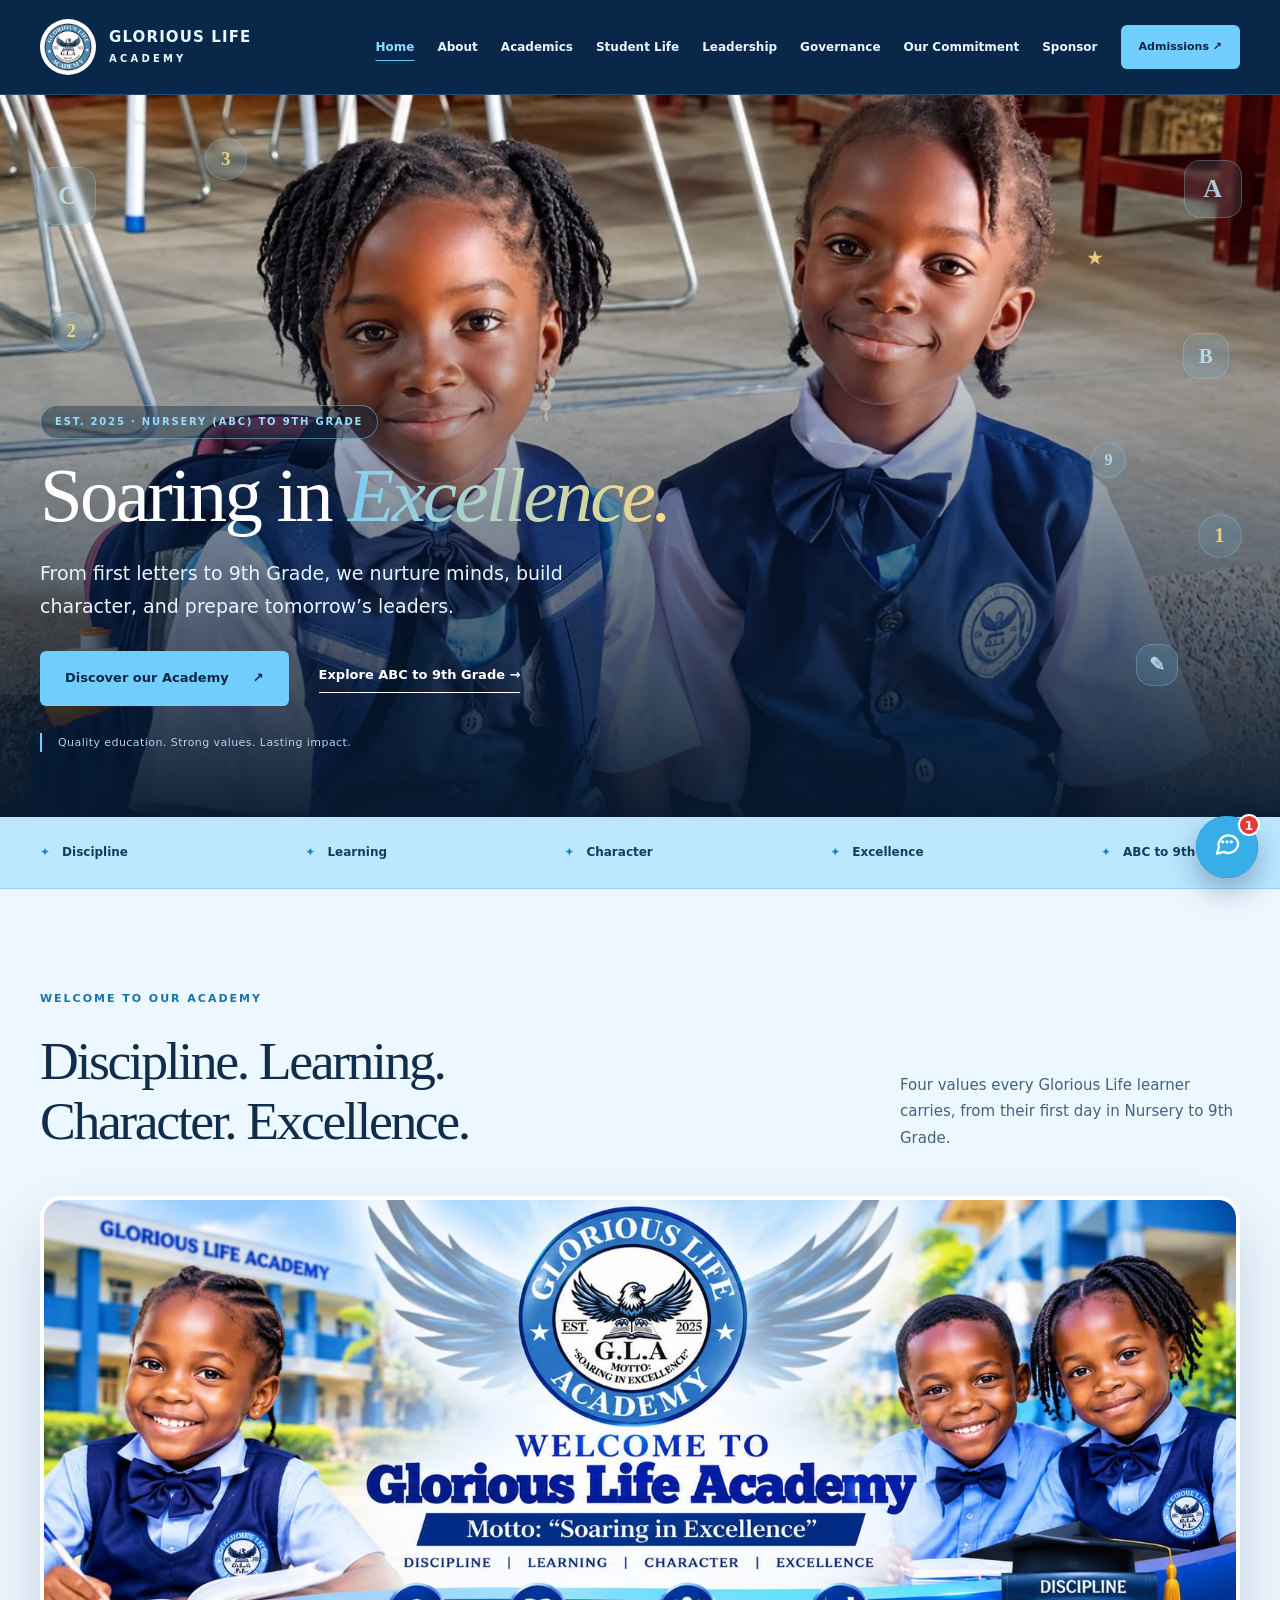
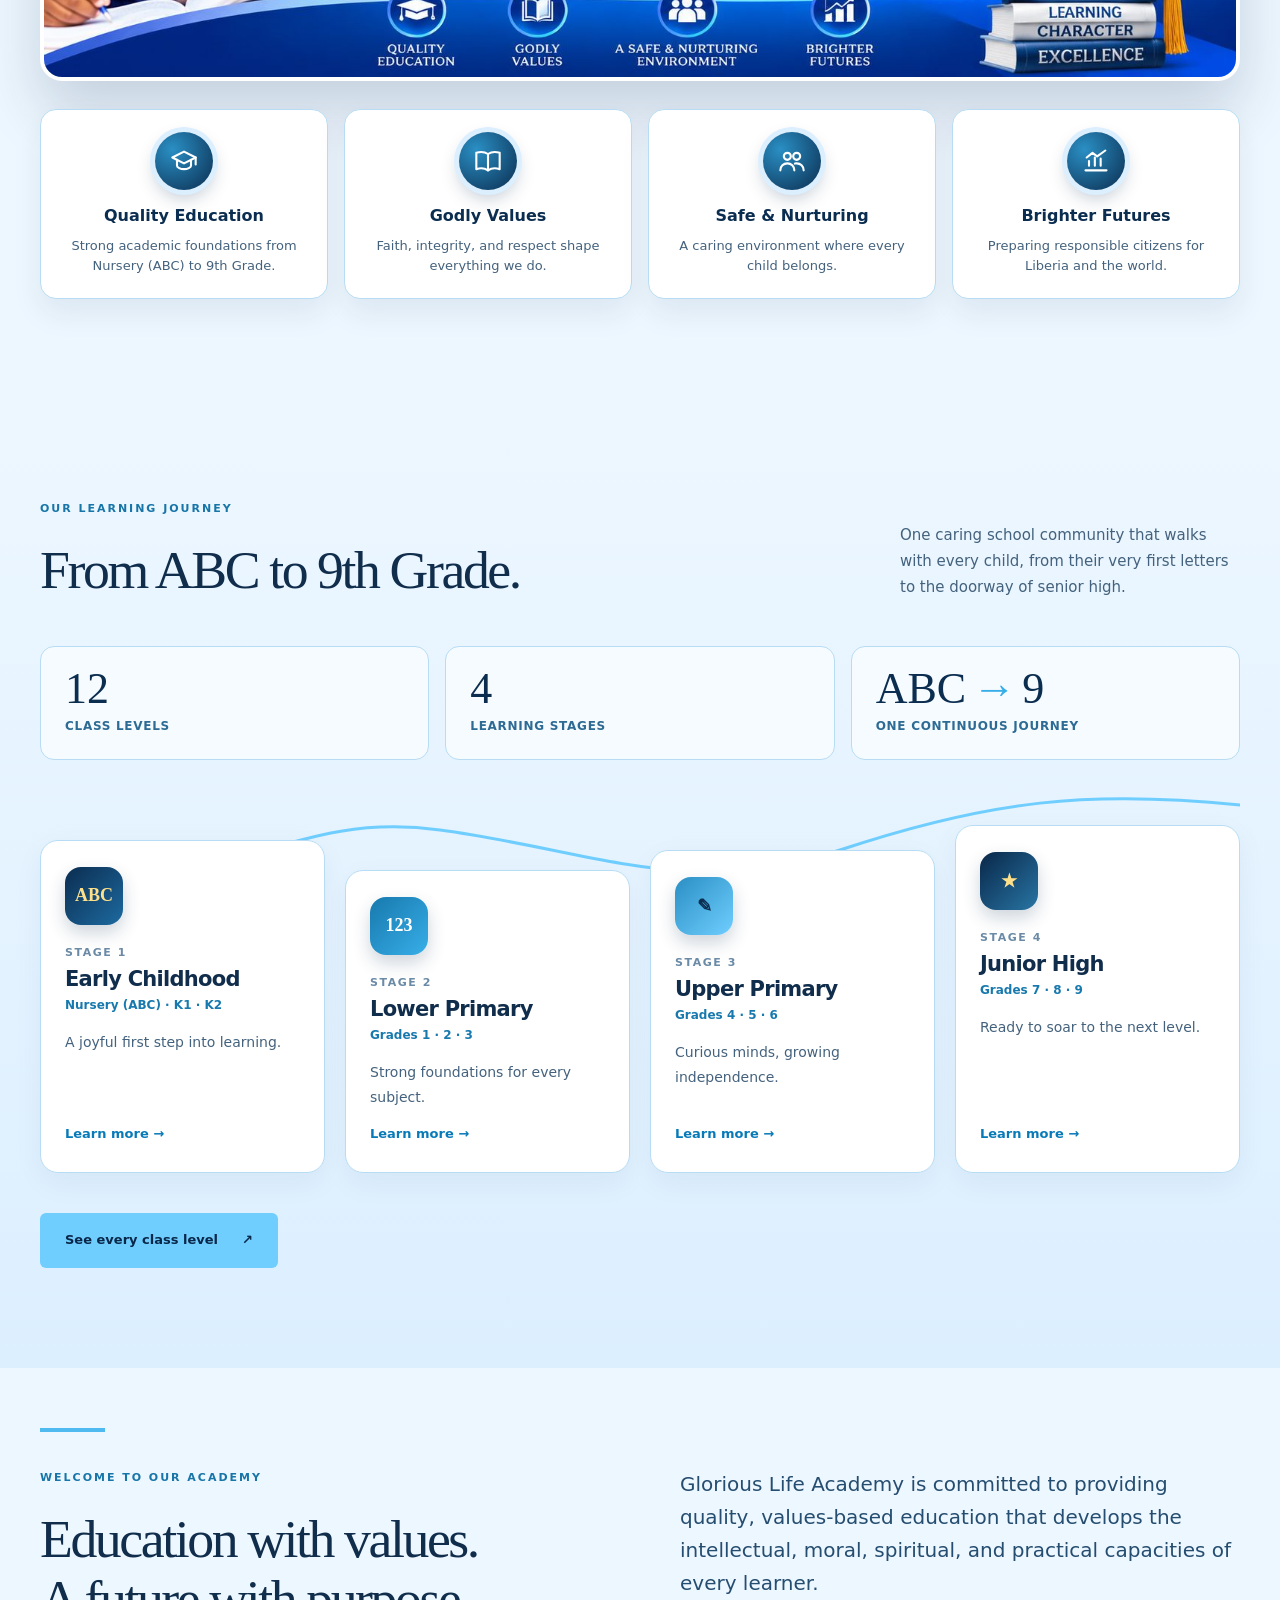
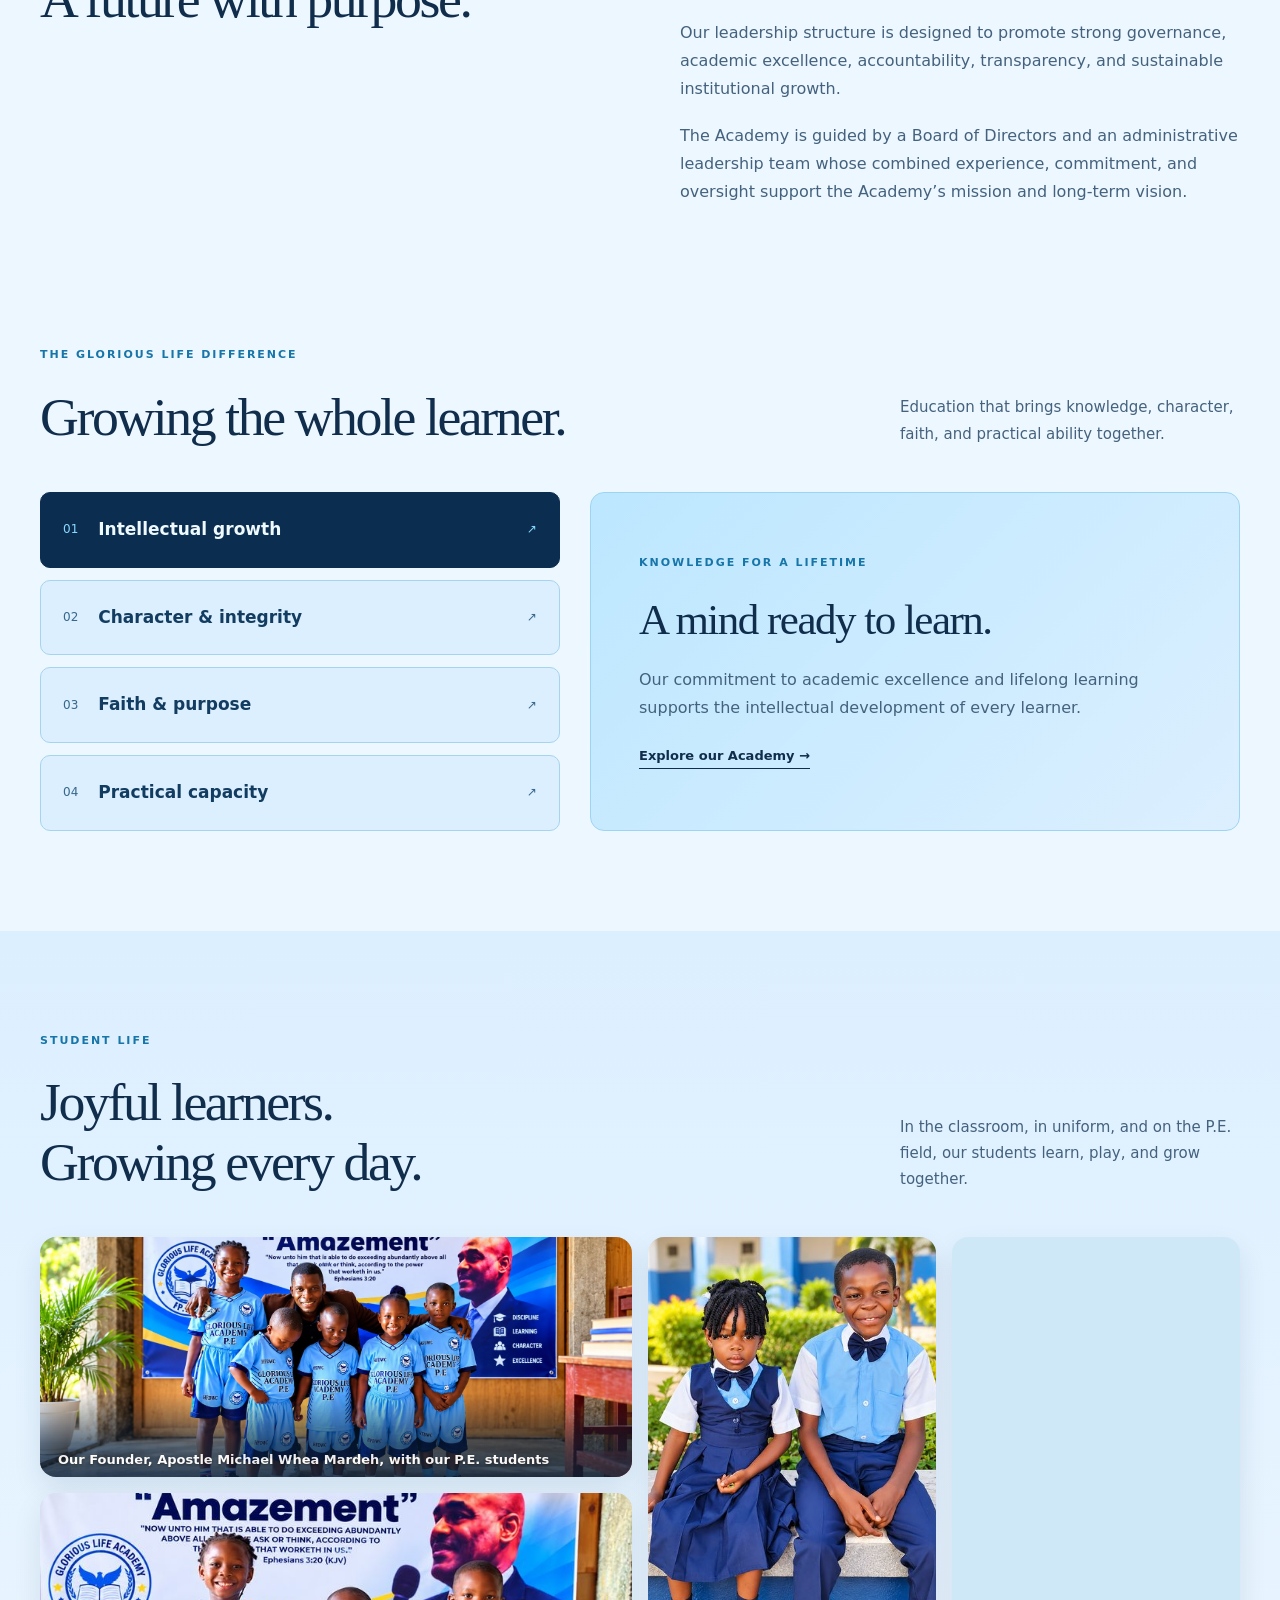
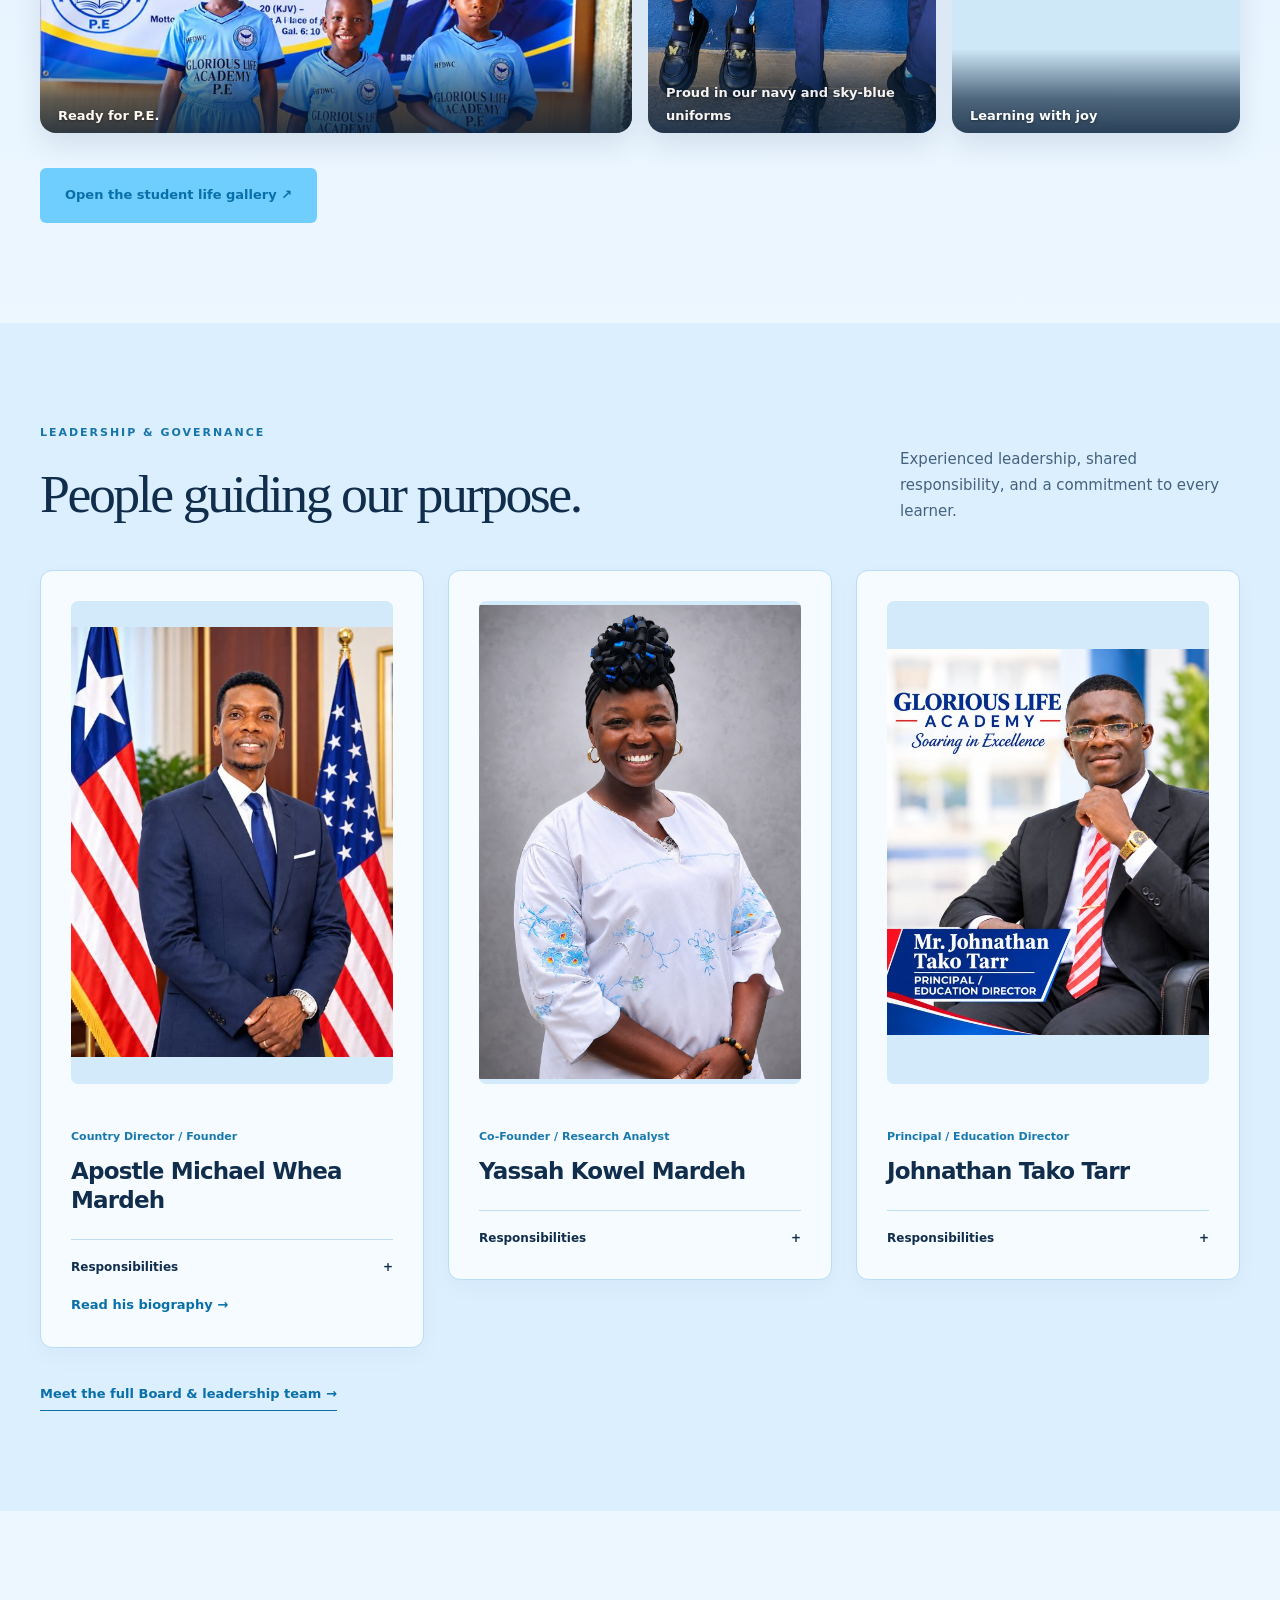
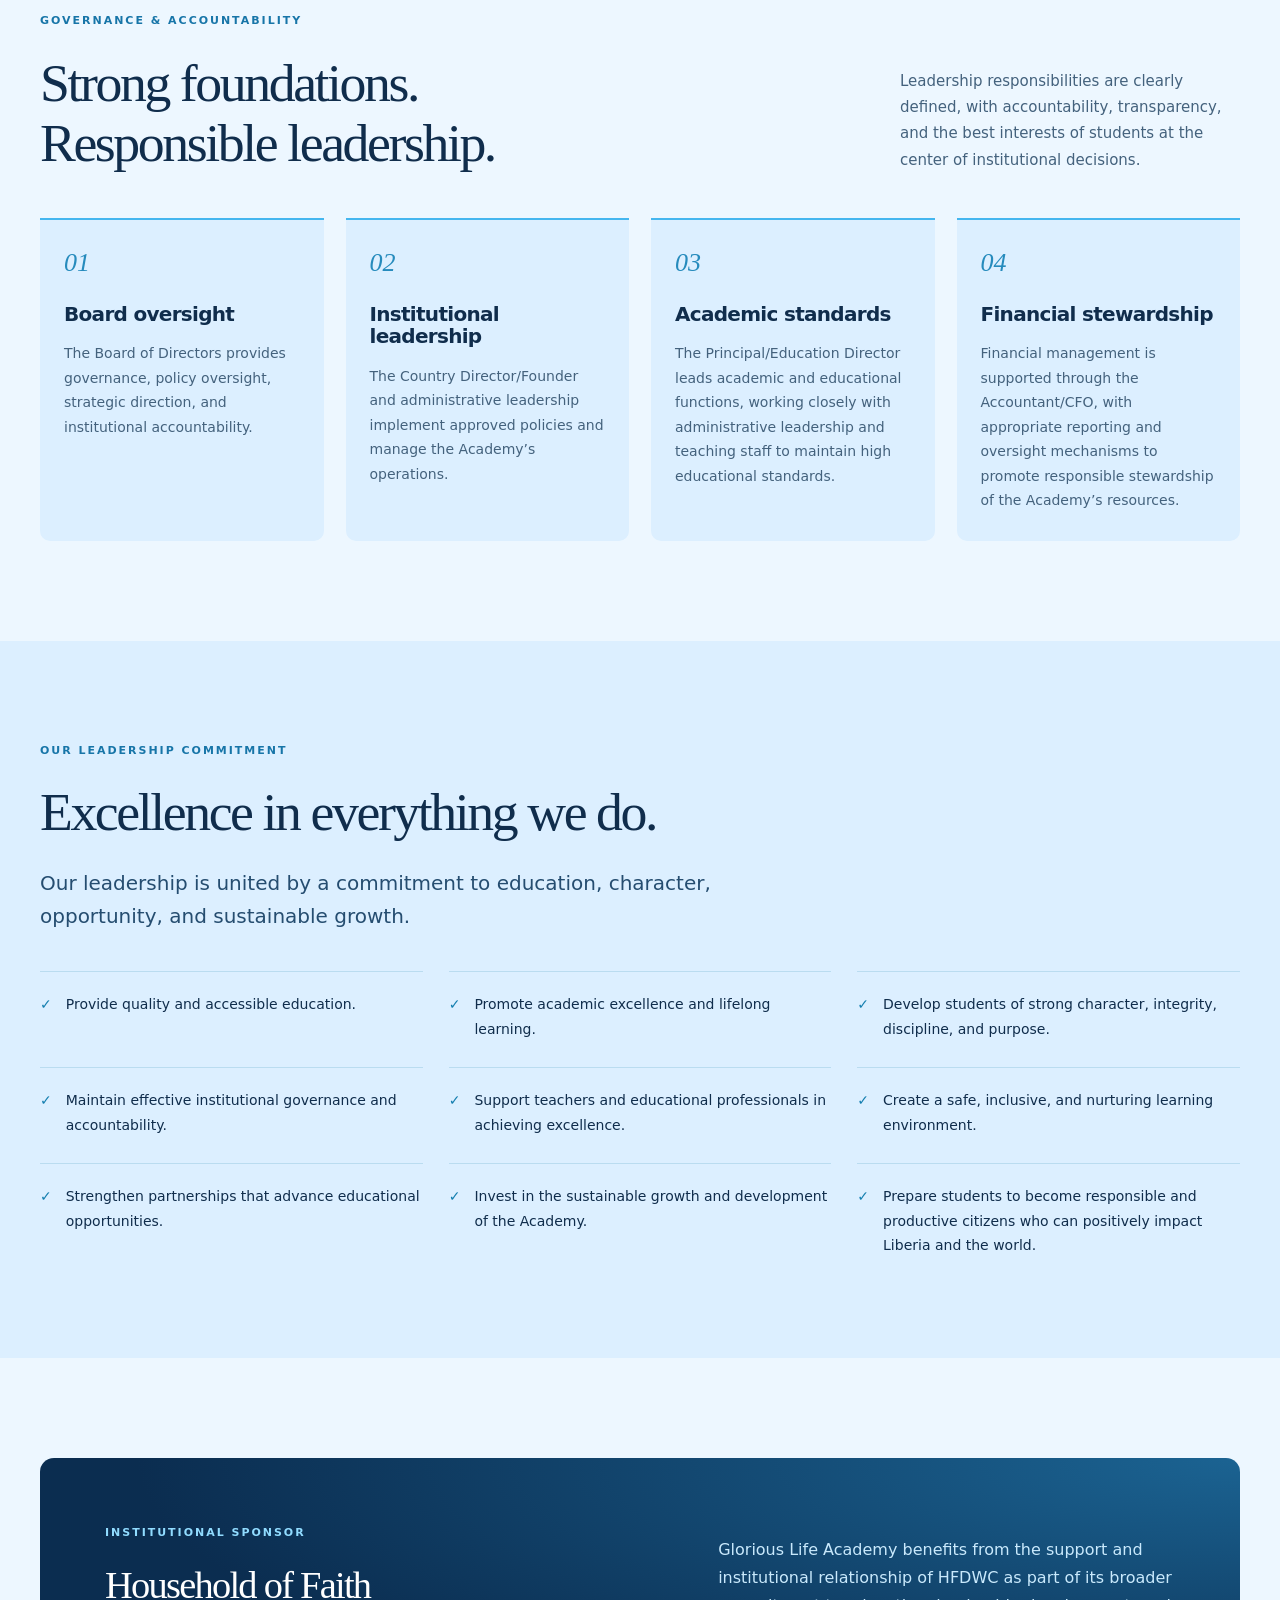
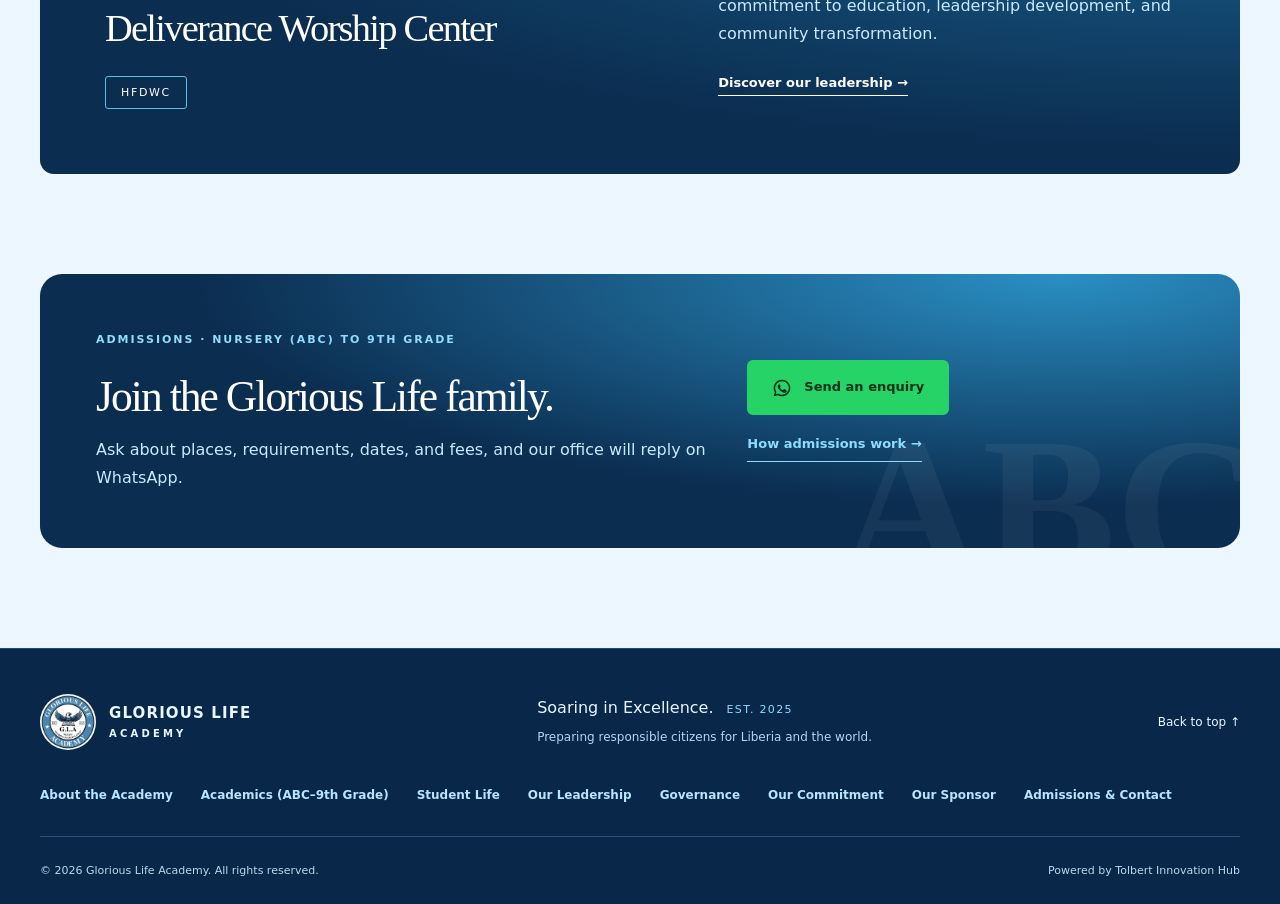
<file: index.html>
<!doctype html><html lang="en"><head><meta charset="utf-8"><meta name="viewport" content="width=device-width,initial-scale=1"><title>Glorious Life Academy — Soaring in Excellence</title><meta name="description" content="Glorious Life Academy, Nursery (ABC) to 9th Grade: values-based education, academic excellence, strong character, and accountable leadership. Soaring in Excellence."><meta name="theme-color" content="#092749"><meta property="og:title" content="Glorious Life Academy — Soaring in Excellence"><meta property="og:description" content="Developing the intellectual, moral, spiritual, and practical capacities of every learner."><meta property="og:type" content="website"><meta property="og:image" content="assets/photos/welcome-banner.jpg"><link rel="icon" href="assets/school-logo.jpg" type="image/jpeg"><link rel="stylesheet" href="styles.css?v=20261009-refresh18"><script src="script.js?v=20261009-refresh18" defer></script><script src="chatbot.js?v=20261009-refresh18" defer></script></head><body id="top"><a class="skip" href="#main">Skip to content</a><header><div class="container header-inner"><a class="brand" href="index.html"><img src="assets/school-logo.jpg" width="48" height="48" alt="Glorious Life Academy logo"><span>GLORIOUS LIFE<small>ACADEMY</small></span></a><button class="menu-toggle" aria-controls="navigation" aria-expanded="false">Menu <span aria-hidden="true">☰</span></button><nav id="navigation" aria-label="Main navigation"><a aria-current="page" href="index.html">Home</a><a href="about.html">About</a><a href="academics.html">Academics</a><a href="gallery.html">Student Life</a><a href="leadership.html">Leadership</a><a href="governance.html">Governance</a><a href="commitment.html">Our Commitment</a><a href="sponsor.html">Sponsor</a><a class="button small" href="admissions.html">Admissions ↗</a></nav></div><div class="reading-progress" aria-hidden="true"></div></header><main id="main"><section id="home" class="hero hero-students"><div class="hero-floaters" aria-hidden="true"><span class="floater f0">A</span><span class="floater f1">B</span><span class="floater f2">C</span><span class="floater f3">1</span><span class="floater f4">2</span><span class="floater f5">3</span><span class="floater f6">★</span><span class="floater f7">✎</span><span class="floater f8">9</span></div><div class="container hero-content"><p class="eyebrow light">EST. 2025 · NURSERY (ABC) TO 9TH GRADE</p><h1>Soaring in <br><em>Excellence.</em></h1><p class="hero-description">From first letters to 9th Grade, we nurture minds, build character, and prepare tomorrow’s leaders.</p><div class="hero-actions"><a class="button" href="about.html">Discover our Academy <span aria-hidden="true">↗</span></a><a class="text-link" href="academics.html">Explore ABC to 9th Grade →</a></div><p class="hero-note">Quality education. Strong values. Lasting impact.</p></div><div class="hero-art" aria-hidden="true"><span class="orbit"></span><span class="orbit second"></span><img src="assets/school-logo.jpg" alt=""><p>FAITH · KNOWLEDGE · PURPOSE</p></div></section><div class="values-strip" aria-label="Our core values"><div class="container"><span>Discipline</span><span>Learning</span><span>Character</span><span>Excellence</span><span>ABC to 9th Grade</span></div></div><section class="section container welcome" aria-labelledby="welcome-title"><div class="section-heading"><div><p class="eyebrow">WELCOME TO OUR ACADEMY</p><h2 id="welcome-title">Discipline. Learning.<br>Character. Excellence.</h2></div><p>Four values every Glorious Life learner carries, from their first day in Nursery to 9th Grade.</p></div><div class="banner-frame"><a href="assets/photos/welcome-banner.jpg" data-lightbox data-caption="Welcome to Glorious Life Academy"><img src="assets/photos/welcome-banner-sm.jpg" srcset="assets/photos/welcome-banner-sm.jpg 760w, assets/photos/welcome-banner.jpg 1600w" sizes="(max-width:1240px) 100vw, 1200px" alt="Welcome to Glorious Life Academy banner: students in navy and sky-blue uniforms beside the academy crest, Est. 2025, motto “Soaring in Excellence”, and the values Discipline, Learning, Character and Excellence" width="1600" height="640" decoding="async"></a></div><ul class="pillar-cards"><li style="--i:0"><span class="pillar-icon" aria-hidden="true"><svg viewBox="0 0 24 24" width="28" height="28" fill="none" stroke="currentColor" stroke-width="1.8" stroke-linecap="round" stroke-linejoin="round"><path d="M2 9l10-5 10 5-10 5z"/><path d="M6 11v5c0 1.5 3 3 6 3s6-1.5 6-3v-5"/><path d="M22 9v6"/></svg></span><strong>Quality Education</strong><p>Strong academic foundations from Nursery (ABC) to 9th Grade.</p></li><li style="--i:1"><span class="pillar-icon" aria-hidden="true"><svg viewBox="0 0 24 24" width="28" height="28" fill="none" stroke="currentColor" stroke-width="1.8" stroke-linecap="round" stroke-linejoin="round"><path d="M2 5c3-1 7-1 10 1 3-2 7-2 10-1v14c-3-1-7-1-10 1-3-2-7-2-10-1z"/><path d="M12 6v14"/></svg></span><strong>Godly Values</strong><p>Faith, integrity, and respect shape everything we do.</p></li><li style="--i:2"><span class="pillar-icon" aria-hidden="true"><svg viewBox="0 0 24 24" width="28" height="28" fill="none" stroke="currentColor" stroke-width="1.8" stroke-linecap="round" stroke-linejoin="round"><circle cx="8" cy="8" r="3"/><circle cx="16" cy="8" r="3"/><path d="M2 20c0-3.5 2.7-6 6-6s6 2.5 6 6"/><path d="M14.5 14.2c.5-.1 1-.2 1.5-.2 3.3 0 6 2.5 6 6"/></svg></span><strong>Safe &amp; Nurturing</strong><p>A caring environment where every child belongs.</p></li><li style="--i:3"><span class="pillar-icon" aria-hidden="true"><svg viewBox="0 0 24 24" width="28" height="28" fill="none" stroke="currentColor" stroke-width="1.8" stroke-linecap="round" stroke-linejoin="round"><path d="M3 20h18"/><path d="M6 16v-4M11 16V9M16 16v-6"/><path d="M4 9l5-4 4 3 7-5"/></svg></span><strong>Brighter Futures</strong><p>Preparing responsible citizens for Liberia and the world.</p></li></ul></section><section class="section journey" aria-labelledby="journey-title"><div class="container"><div class="section-heading"><div><p class="eyebrow">OUR LEARNING JOURNEY</p><h2 id="journey-title">From ABC to 9th Grade.</h2></div><p>One caring school community that walks with every child, from their very first letters to the doorway of senior high.</p></div><div class="journey-stats"><div><strong data-count="12">12</strong><span>class levels</span></div><div><strong data-count="4">4</strong><span>learning stages</span></div><div><strong>ABC<em>→</em>9</strong><span>one continuous journey</span></div></div><div class="journey-track"><svg class="journey-path" viewBox="0 0 1200 120" preserveAspectRatio="none" aria-hidden="true"><path d="M0 100 C 200 100, 250 20, 400 40 S 650 110, 800 60 S 1050 0, 1200 15"/></svg><div class="stage-grid"><a class="stage-card" style="--i:0" href="academics.html#early"><span class="stage-badge">ABC</span><span class="stage-step">Stage 1</span><h3>Early Childhood</h3><p class="stage-classes">Nursery (ABC) · K1 · K2</p><p>A joyful first step into learning.</p><span class="stage-more">Learn more →</span></a><a class="stage-card" style="--i:1" href="academics.html#lower"><span class="stage-badge">123</span><span class="stage-step">Stage 2</span><h3>Lower Primary</h3><p class="stage-classes">Grades 1 · 2 · 3</p><p>Strong foundations for every subject.</p><span class="stage-more">Learn more →</span></a><a class="stage-card" style="--i:2" href="academics.html#upper"><span class="stage-badge">✎</span><span class="stage-step">Stage 3</span><h3>Upper Primary</h3><p class="stage-classes">Grades 4 · 5 · 6</p><p>Curious minds, growing independence.</p><span class="stage-more">Learn more →</span></a><a class="stage-card" style="--i:3" href="academics.html#junior"><span class="stage-badge">★</span><span class="stage-step">Stage 4</span><h3>Junior High</h3><p class="stage-classes">Grades 7 · 8 · 9</p><p>Ready to soar to the next level.</p><span class="stage-more">Learn more →</span></a></div></div><a class="button journey-cta" href="academics.html">See every class level <span aria-hidden="true">↗</span></a></div></section><section id="about" class="section container intro"><div><p class="eyebrow">WELCOME TO OUR ACADEMY</p><h2>Education with values.<br>A future with purpose.</h2></div><div><p class="lead">Glorious Life Academy is committed to providing quality, values-based education that develops the intellectual, moral, spiritual, and practical capacities of every learner.</p><p>Our leadership structure is designed to promote strong governance, academic excellence, accountability, transparency, and sustainable institutional growth.</p><p>The Academy is guided by a Board of Directors and an administrative leadership team whose combined experience, commitment, and oversight support the Academy’s mission and long-term vision.</p></div></section><section class="section container academy-explore" aria-labelledby="explore-title"><div class="section-heading"><div><p class="eyebrow">THE GLORIOUS LIFE DIFFERENCE</p><h2 id="explore-title">Growing the whole learner.</h2></div><p>Education that brings knowledge, character, faith, and practical ability together.</p></div><div class="pillar-layout"><div class="pillar-tabs" role="tablist" aria-label="Explore our educational values"><button id="tab-intellectual" role="tab" aria-selected="true" aria-controls="panel-intellectual" tabindex="0">01 <span>Intellectual growth</span> ↗</button><button id="tab-character" role="tab" aria-selected="false" aria-controls="panel-character" tabindex="-1">02 <span>Character &amp; integrity</span> ↗</button><button id="tab-purpose" role="tab" aria-selected="false" aria-controls="panel-purpose" tabindex="-1">03 <span>Faith &amp; purpose</span> ↗</button><button id="tab-practical" role="tab" aria-selected="false" aria-controls="panel-practical" tabindex="-1">04 <span>Practical capacity</span> ↗</button></div><div class="pillar-panels"><article id="panel-intellectual" role="tabpanel" aria-labelledby="tab-intellectual" tabindex="0"><p class="eyebrow">KNOWLEDGE FOR A LIFETIME</p><h3>A mind ready to learn.</h3><p>Our commitment to academic excellence and lifelong learning supports the intellectual development of every learner.</p><a class="text-link" href="about.html">Explore our Academy →</a></article><article id="panel-character" role="tabpanel" aria-labelledby="tab-character" tabindex="0" hidden><p class="eyebrow">VALUES THAT GUIDE ACTION</p><h3>Character that makes a difference.</h3><p>We are committed to developing students of strong character, integrity, discipline, and purpose in a safe, inclusive, and nurturing environment.</p><a class="text-link" href="commitment.html">Read our commitments →</a></article><article id="panel-purpose" role="tabpanel" aria-labelledby="tab-purpose" tabindex="0" hidden><p class="eyebrow">A FOUNDATION OF PURPOSE</p><h3>Learning with meaning.</h3><p>Values-based education develops the moral and spiritual capacities of learners, alongside their intellectual and practical growth.</p><a class="text-link" href="sponsor.html">Meet our institutional sponsor →</a></article><article id="panel-practical" role="tabpanel" aria-labelledby="tab-practical" tabindex="0" hidden><p class="eyebrow">PREPARING FOR TOMORROW</p><h3>Knowledge put into action.</h3><p>We aim to prepare responsible and productive citizens who can positively impact Liberia and the world.</p><a class="text-link" href="commitment.html">Discover our shared purpose →</a></article></div></div></section><section class="section life" aria-labelledby="life-title"><div class="container"><div class="section-heading"><div><p class="eyebrow">STUDENT LIFE</p><h2 id="life-title">Joyful learners.<br>Growing every day.</h2></div><p>In the classroom, in uniform, and on the P.E. field, our students learn, play, and grow together.</p></div><div class="life-mosaic"><figure class="gallery-item wide" data-category="pe"><a href="assets/photos/pe-class.jpg" data-lightbox data-caption="Our Founder, Apostle Michael Whea Mardeh, with our P.E. students"><img src="assets/photos/pe-class-sm.jpg" srcset="assets/photos/pe-class-sm.jpg 760w, assets/photos/pe-class.jpg 1600w" sizes="(max-width:600px) 100vw, 60vw" alt="Founder Apostle Michael Whea Mardeh smiling with six Glorious Life Academy students in their sky-blue P.E. kits" width="1600" height="756" loading="lazy" decoding="async"><span class="zoom" aria-hidden="true">⤢</span></a><figcaption>Our Founder, Apostle Michael Whea Mardeh, with our P.E. students</figcaption></figure><figure class="gallery-item tall" data-category="classroom"><a href="assets/photos/uniform-students.jpg" data-lightbox data-caption="Proud in our navy and sky-blue uniforms"><img src="assets/photos/uniform-students-sm.jpg" srcset="assets/photos/uniform-students-sm.jpg 760w, assets/photos/uniform-students.jpg 1029w" sizes="(max-width:600px) 100vw, 33vw" alt="Two Glorious Life Academy students in navy and sky-blue uniforms with bow ties, seated outside the school" width="1029" height="1528" loading="lazy" decoding="async"><span class="zoom" aria-hidden="true">⤢</span></a><figcaption>Proud in our navy and sky-blue uniforms</figcaption></figure><figure class="gallery-item tall" data-category="classroom"><a href="assets/photos/student-portrait-2.jpg" data-lightbox data-caption="Learning with joy"><img src="assets/photos/student-portrait-2-sm.jpg" srcset="assets/photos/student-portrait-2-sm.jpg 760w, assets/photos/student-portrait-2.jpg 1024w" sizes="(max-width:600px) 100vw, 33vw" alt="A young Glorious Life Academy student in a navy pinafore and bow tie" width="1024" height="1536" loading="lazy" decoding="async"><span class="zoom" aria-hidden="true">⤢</span></a><figcaption>Learning with joy</figcaption></figure><figure class="gallery-item wide" data-category="pe"><a href="assets/photos/pe-students.jpg" data-lightbox data-caption="Ready for P.E."><img src="assets/photos/pe-students-sm.jpg" srcset="assets/photos/pe-students-sm.jpg 760w, assets/photos/pe-students.jpg 1600w" sizes="(max-width:600px) 100vw, 33vw" alt="Three smiling Glorious Life Academy students in sky-blue P.E. kits" width="1600" height="756" loading="lazy" decoding="async"><span class="zoom" aria-hidden="true">⤢</span></a><figcaption>Ready for P.E.</figcaption></figure></div><a class="button section-link" href="gallery.html">Open the student life gallery <span aria-hidden="true">↗</span></a></div></section><section class="tinted section" id="leadership"><div class="container"><div class="section-heading"><div><p class="eyebrow">LEADERSHIP &amp; GOVERNANCE</p><h2>People guiding our purpose.</h2></div><p>Experienced leadership, shared responsibility, and a commitment to every learner.</p></div><div class="leaders home-leaders"><article class="leader has-portrait"><img class="leader-portrait" src="assets/michael-whea-mardeh.jpg" alt="Apostle Michael Whea Mardeh, Country Director and Founder" width="480" height="640" loading="lazy" decoding="async"><span class="number">04</span><p class="role">Country Director / Founder</p><h3>Apostle Michael Whea Mardeh</h3><details><summary>Responsibilities <span aria-hidden="true">+</span></summary><p>Provides executive and institutional leadership for Glorious Life Academy. As Founder and Country Director, he oversees the Academy’s strategic vision, development initiatives, external relations, partnerships, institutional expansion, and implementation of Board-approved policies.</p></details><a class="founder-link" href="leadership.html#founder">Read his biography →</a></article><article class="leader has-portrait"><img class="leader-portrait" src="assets/yassah-kowel-mardeh-portrait-20261009.jpg" alt="Yassah Kowel Mardeh, Co-Founder and Research Analyst" width="480" height="708" loading="lazy" decoding="async"><span class="number">05</span><p class="role">Co-Founder / Research Analyst</p><h3>Yassah Kowel Mardeh</h3><details><summary>Responsibilities <span aria-hidden="true">+</span></summary><p>Supports the Academy’s institutional development through research, analysis, planning, and evidence-based recommendations. She contributes to educational research, program development, institutional improvement, and the identification of opportunities that strengthen the Academy’s impact and effectiveness.</p></details></article><article class="leader has-portrait"><img class="leader-portrait" src="assets/johnathan-tako-tarr.jpg" alt="Johnathan Tako Tarr, Principal and Education Director" width="600" height="720" loading="lazy" decoding="async"><span class="number">06</span><p class="role">Principal / Education Director</p><h3>Johnathan Tako Tarr</h3><details><summary>Responsibilities <span aria-hidden="true">+</span></summary><p>Leads the Academy’s academic and educational operations. The Principal oversees teaching and learning, staff coordination, curriculum implementation, student development, academic standards, and the day-to-day educational administration of the Academy.</p></details></article></div><a class="text-link section-link" href="leadership.html">Meet the full Board &amp; leadership team →</a></div></section><section id="governance" class="section container"><div class="section-heading"><div><p class="eyebrow">GOVERNANCE &amp; ACCOUNTABILITY</p><h2>Strong foundations.<br>Responsible leadership.</h2></div><p>Leadership responsibilities are clearly defined, with accountability, transparency, and the best interests of students at the center of institutional decisions.</p></div><div class="governance-grid"><article><span class="number">01</span><h3>Board oversight</h3><p>The Board of Directors provides governance, policy oversight, strategic direction, and institutional accountability.</p></article><article><span class="number">02</span><h3>Institutional leadership</h3><p>The Country Director/Founder and administrative leadership implement approved policies and manage the Academy’s operations.</p></article><article><span class="number">03</span><h3>Academic standards</h3><p>The Principal/Education Director leads academic and educational functions, working closely with administrative leadership and teaching staff to maintain high educational standards.</p></article><article><span class="number">04</span><h3>Financial stewardship</h3><p>Financial management is supported through the Accountant/CFO, with appropriate reporting and oversight mechanisms to promote responsible stewardship of the Academy’s resources.</p></article></div></section><section id="commitment" class="section tinted"><div class="container"><p class="eyebrow">OUR LEADERSHIP COMMITMENT</p><h2>Excellence in everything we do.</h2><p class="lead narrow">Our leadership is united by a commitment to education, character, opportunity, and sustainable growth.</p><ul class="commitments"><li><span aria-hidden="true">✓</span>Provide quality and accessible education.</li><li><span aria-hidden="true">✓</span>Promote academic excellence and lifelong learning.</li><li><span aria-hidden="true">✓</span>Develop students of strong character, integrity, discipline, and purpose.</li><li><span aria-hidden="true">✓</span>Maintain effective institutional governance and accountability.</li><li><span aria-hidden="true">✓</span>Support teachers and educational professionals in achieving excellence.</li><li><span aria-hidden="true">✓</span>Create a safe, inclusive, and nurturing learning environment.</li><li><span aria-hidden="true">✓</span>Strengthen partnerships that advance educational opportunities.</li><li><span aria-hidden="true">✓</span>Invest in the sustainable growth and development of the Academy.</li><li><span aria-hidden="true">✓</span>Prepare students to become responsible and productive citizens who can positively impact Liberia and the world.</li></ul></div></section><section id="sponsor" class="section container"><div class="sponsor"><div><p class="eyebrow light">INSTITUTIONAL SPONSOR</p><h2>Household of Faith<br>Deliverance Worship Center</h2><span class="sponsor-tag">HFDWC</span></div><div><p>Glorious Life Academy benefits from the support and institutional relationship of HFDWC as part of its broader commitment to education, leadership development, and community transformation.</p><a class="text-link" href="leadership.html">Discover our leadership →</a></div></div></section><section class="section container admissions-band" aria-labelledby="join-title"><div class="admissions-band-inner"><div><p class="eyebrow light">ADMISSIONS · NURSERY (ABC) TO 9TH GRADE</p><h2 id="join-title">Join the Glorious Life family.</h2><p>Ask about places, requirements, dates, and fees, and our office will reply on WhatsApp.</p></div><div class="admissions-band-actions"><a class="button whatsapp-button" href="admissions.html#enquire"><svg class="wa-icon" viewBox="0 0 24 24" width="20" height="20" aria-hidden="true" fill="currentColor"><path d="M12 2a10 10 0 0 0-8.6 15.1L2 22l5-1.3A10 10 0 1 0 12 2zm0 18.2a8.2 8.2 0 0 1-4.2-1.2l-.3-.2-3 .8.8-2.9-.2-.3A8.2 8.2 0 1 1 12 20.2zm4.5-6.1c-.2-.1-1.5-.7-1.7-.8-.2-.1-.4-.1-.6.1l-.8 1c-.1.2-.3.2-.5.1a6.7 6.7 0 0 1-3.3-2.9c-.2-.4.2-.4.7-1.3.1-.2 0-.3 0-.4l-.8-1.8c-.2-.5-.4-.4-.6-.4h-.5a1 1 0 0 0-.7.3 3 3 0 0 0-.9 2.2 5.2 5.2 0 0 0 1.1 2.8 11.9 11.9 0 0 0 4.6 4c1.7.7 2.4.8 3.2.7.5-.1 1.5-.6 1.8-1.2.2-.6.2-1.1.1-1.2l-.5-.2z"/></svg>Send an enquiry</a><a class="text-link" href="admissions.html">How admissions work →</a></div></div></section></main><footer><div class="container footer-top"><a class="brand" href="index.html"><img src="assets/school-logo.jpg" width="48" height="48" alt="Glorious Life Academy logo"><span>GLORIOUS LIFE<small>ACADEMY</small></span></a><p>Soaring in Excellence. <em class="est">Est. 2025</em><br><span>Preparing responsible citizens for Liberia and the world.</span></p><a href="#top" class="back-top">Back to top ↑</a></div><nav class="container footer-navigation" aria-label="Footer navigation"><a href="about.html">About the Academy</a><a href="academics.html">Academics (ABC–9th Grade)</a><a href="gallery.html">Student Life</a><a href="leadership.html">Our Leadership</a><a href="governance.html">Governance</a><a href="commitment.html">Our Commitment</a><a href="sponsor.html">Our Sponsor</a><a href="admissions.html">Admissions &amp; Contact</a></nav><div class="container footer-bottom"><p>© 2026 Glorious Life Academy. All rights reserved.</p><a href="https://tolbertinnovationhub.org" target="_blank" rel="noopener noreferrer">Powered by Tolbert Innovation Hub</a></div></footer></body></html>
</file>
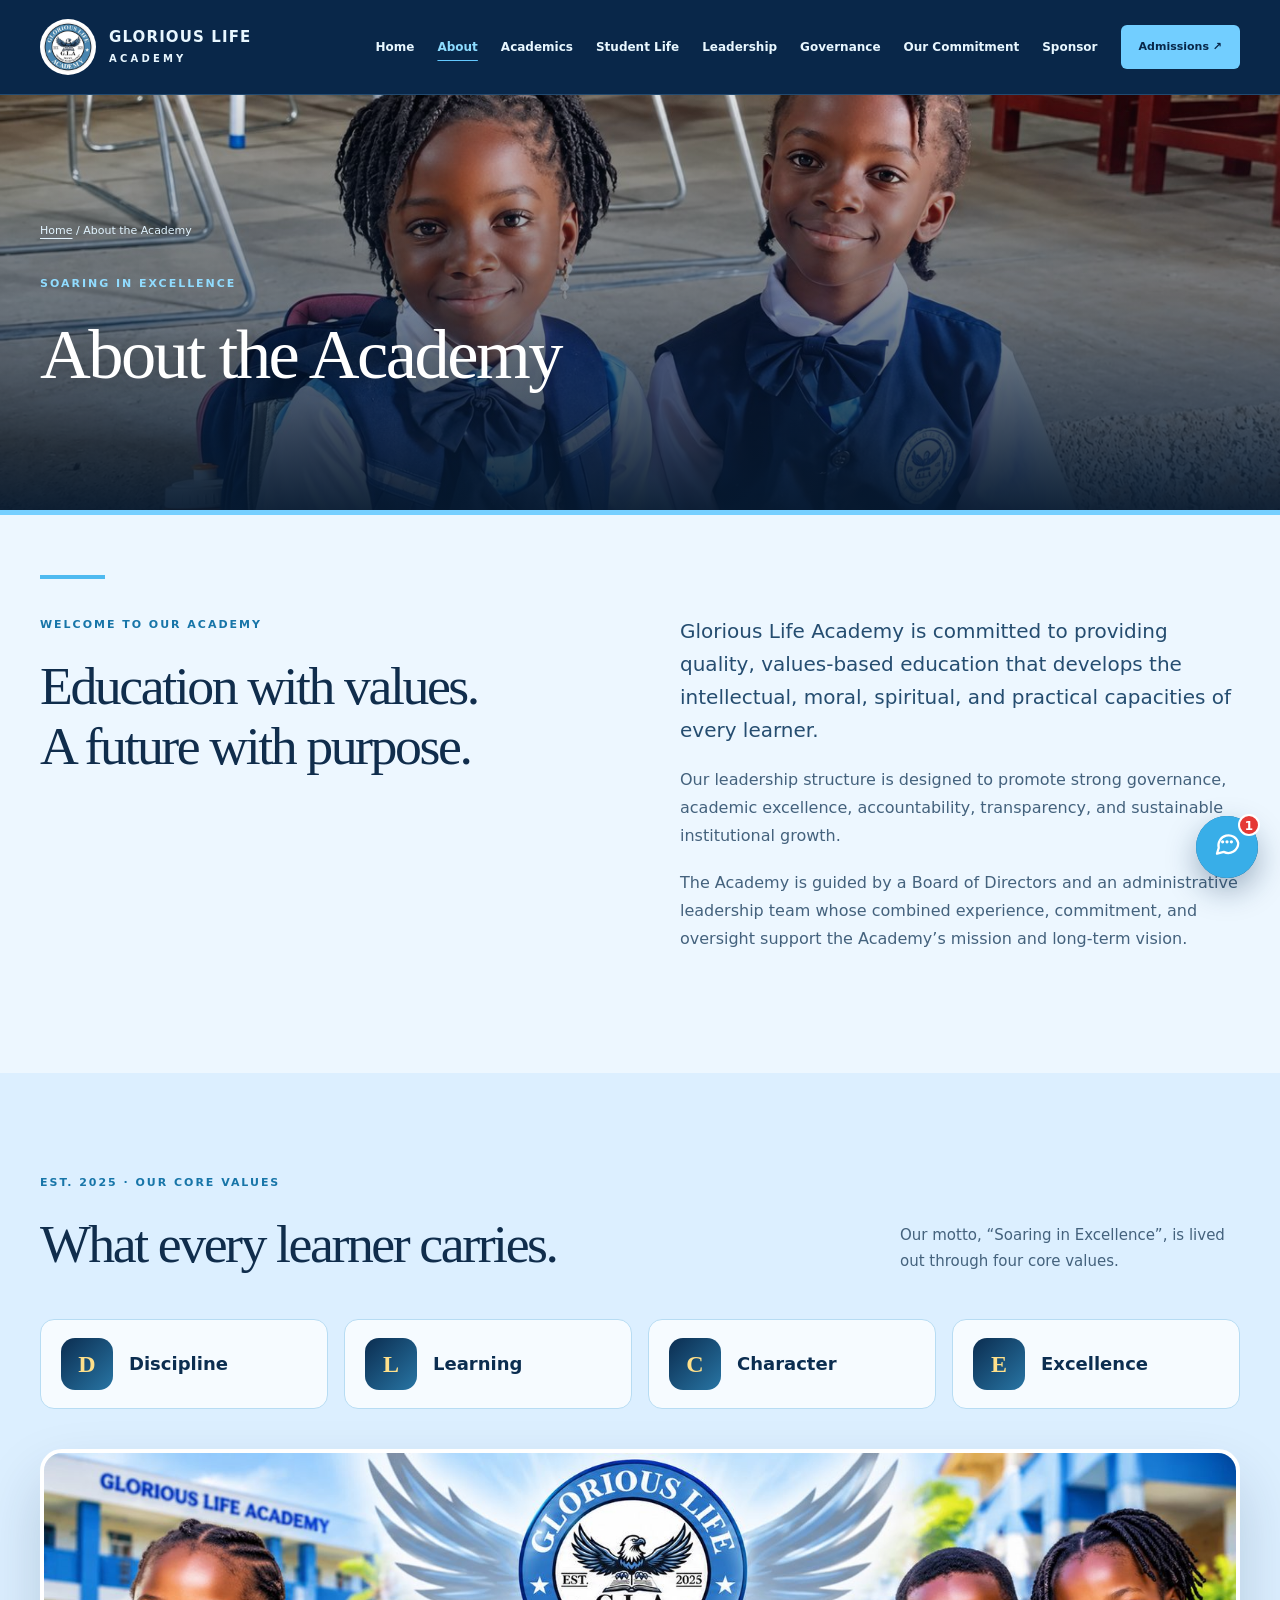
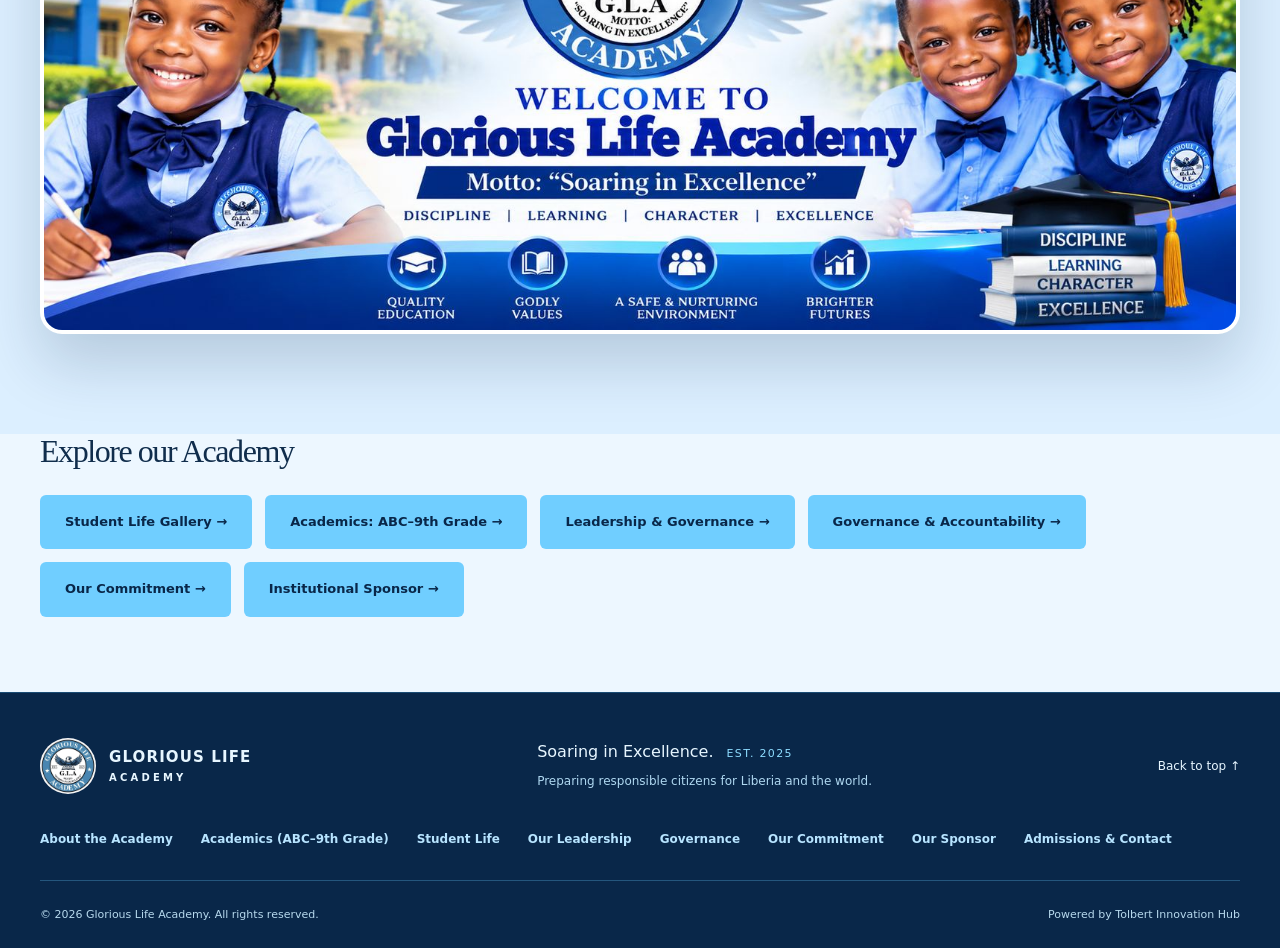
<file: about.html>
<!doctype html><html lang="en"><head><meta charset="utf-8"><meta name="viewport" content="width=device-width,initial-scale=1"><title>About the Academy — Glorious Life Academy</title><meta name="description" content="Glorious Life Academy, Nursery (ABC) to 9th Grade: values-based education, academic excellence, strong character, and accountable leadership. Soaring in Excellence."><meta name="theme-color" content="#092749"><meta property="og:title" content="About the Academy — Glorious Life Academy"><meta property="og:description" content="Developing the intellectual, moral, spiritual, and practical capacities of every learner."><meta property="og:type" content="website"><meta property="og:image" content="assets/photos/welcome-banner.jpg"><link rel="icon" href="assets/school-logo.jpg" type="image/jpeg"><link rel="stylesheet" href="styles.css?v=20261009-refresh18"><script src="script.js?v=20261009-refresh18" defer></script><script src="chatbot.js?v=20261009-refresh18" defer></script></head><body id="top"><a class="skip" href="#main">Skip to content</a><header><div class="container header-inner"><a class="brand" href="index.html"><img src="assets/school-logo.jpg" width="48" height="48" alt="Glorious Life Academy logo"><span>GLORIOUS LIFE<small>ACADEMY</small></span></a><button class="menu-toggle" aria-controls="navigation" aria-expanded="false">Menu <span aria-hidden="true">☰</span></button><nav id="navigation" aria-label="Main navigation"><a href="index.html">Home</a><a aria-current="page" href="about.html">About</a><a href="academics.html">Academics</a><a href="gallery.html">Student Life</a><a href="leadership.html">Leadership</a><a href="governance.html">Governance</a><a href="commitment.html">Our Commitment</a><a href="sponsor.html">Sponsor</a><a class="button small" href="admissions.html">Admissions ↗</a></nav></div><div class="reading-progress" aria-hidden="true"></div></header><main id="main"><section class="page-hero"><div class="container"><p class="breadcrumbs"><a href="index.html">Home</a> / About the Academy</p><p class="eyebrow light">SOARING IN EXCELLENCE</p><h1>About the Academy</h1></div></section><section id="about" class="section container intro"><div><p class="eyebrow">WELCOME TO OUR ACADEMY</p><h2>Education with values.<br>A future with purpose.</h2></div><div><p class="lead">Glorious Life Academy is committed to providing quality, values-based education that develops the intellectual, moral, spiritual, and practical capacities of every learner.</p><p>Our leadership structure is designed to promote strong governance, academic excellence, accountability, transparency, and sustainable institutional growth.</p><p>The Academy is guided by a Board of Directors and an administrative leadership team whose combined experience, commitment, and oversight support the Academy’s mission and long-term vision.</p></div></section><section class="section tinted"><div class="container"><div class="section-heading"><div><p class="eyebrow">EST. 2025 · OUR CORE VALUES</p><h2>What every learner carries.</h2></div><p>Our motto, “Soaring in Excellence”, is lived out through four core values.</p></div><ul class="core-values"><li style="--i:0"><span>D</span><strong>Discipline</strong></li><li style="--i:1"><span>L</span><strong>Learning</strong></li><li style="--i:2"><span>C</span><strong>Character</strong></li><li style="--i:3"><span>E</span><strong>Excellence</strong></li></ul><div class="banner-frame"><img src="assets/photos/welcome-banner-sm.jpg" srcset="assets/photos/welcome-banner-sm.jpg 760w, assets/photos/welcome-banner.jpg 1600w" sizes="(max-width:1240px) 100vw, 1200px" alt="Welcome to Glorious Life Academy banner: students in navy and sky-blue uniforms beside the academy crest, Est. 2025, motto “Soaring in Excellence”, and the values Discipline, Learning, Character and Excellence" width="1600" height="640" loading="lazy" decoding="async"></div></div></section><section class="container page-cta"><h2>Explore our Academy</h2><div class="related-pages"><a class="button" href="gallery.html">Student Life Gallery →</a><a class="button" href="academics.html">Academics: ABC–9th Grade →</a><a class="button" href="leadership.html">Leadership & Governance →</a><a class="button" href="governance.html">Governance & Accountability →</a><a class="button" href="commitment.html">Our Commitment →</a><a class="button" href="sponsor.html">Institutional Sponsor →</a></div></section></main><footer><div class="container footer-top"><a class="brand" href="index.html"><img src="assets/school-logo.jpg" width="48" height="48" alt="Glorious Life Academy logo"><span>GLORIOUS LIFE<small>ACADEMY</small></span></a><p>Soaring in Excellence. <em class="est">Est. 2025</em><br><span>Preparing responsible citizens for Liberia and the world.</span></p><a href="#top" class="back-top">Back to top ↑</a></div><nav class="container footer-navigation" aria-label="Footer navigation"><a href="about.html">About the Academy</a><a href="academics.html">Academics (ABC–9th Grade)</a><a href="gallery.html">Student Life</a><a href="leadership.html">Our Leadership</a><a href="governance.html">Governance</a><a href="commitment.html">Our Commitment</a><a href="sponsor.html">Our Sponsor</a><a href="admissions.html">Admissions &amp; Contact</a></nav><div class="container footer-bottom"><p>© 2026 Glorious Life Academy. All rights reserved.</p><a href="https://tolbertinnovationhub.org" target="_blank" rel="noopener noreferrer">Powered by Tolbert Innovation Hub</a></div></footer></body></html>
</file>
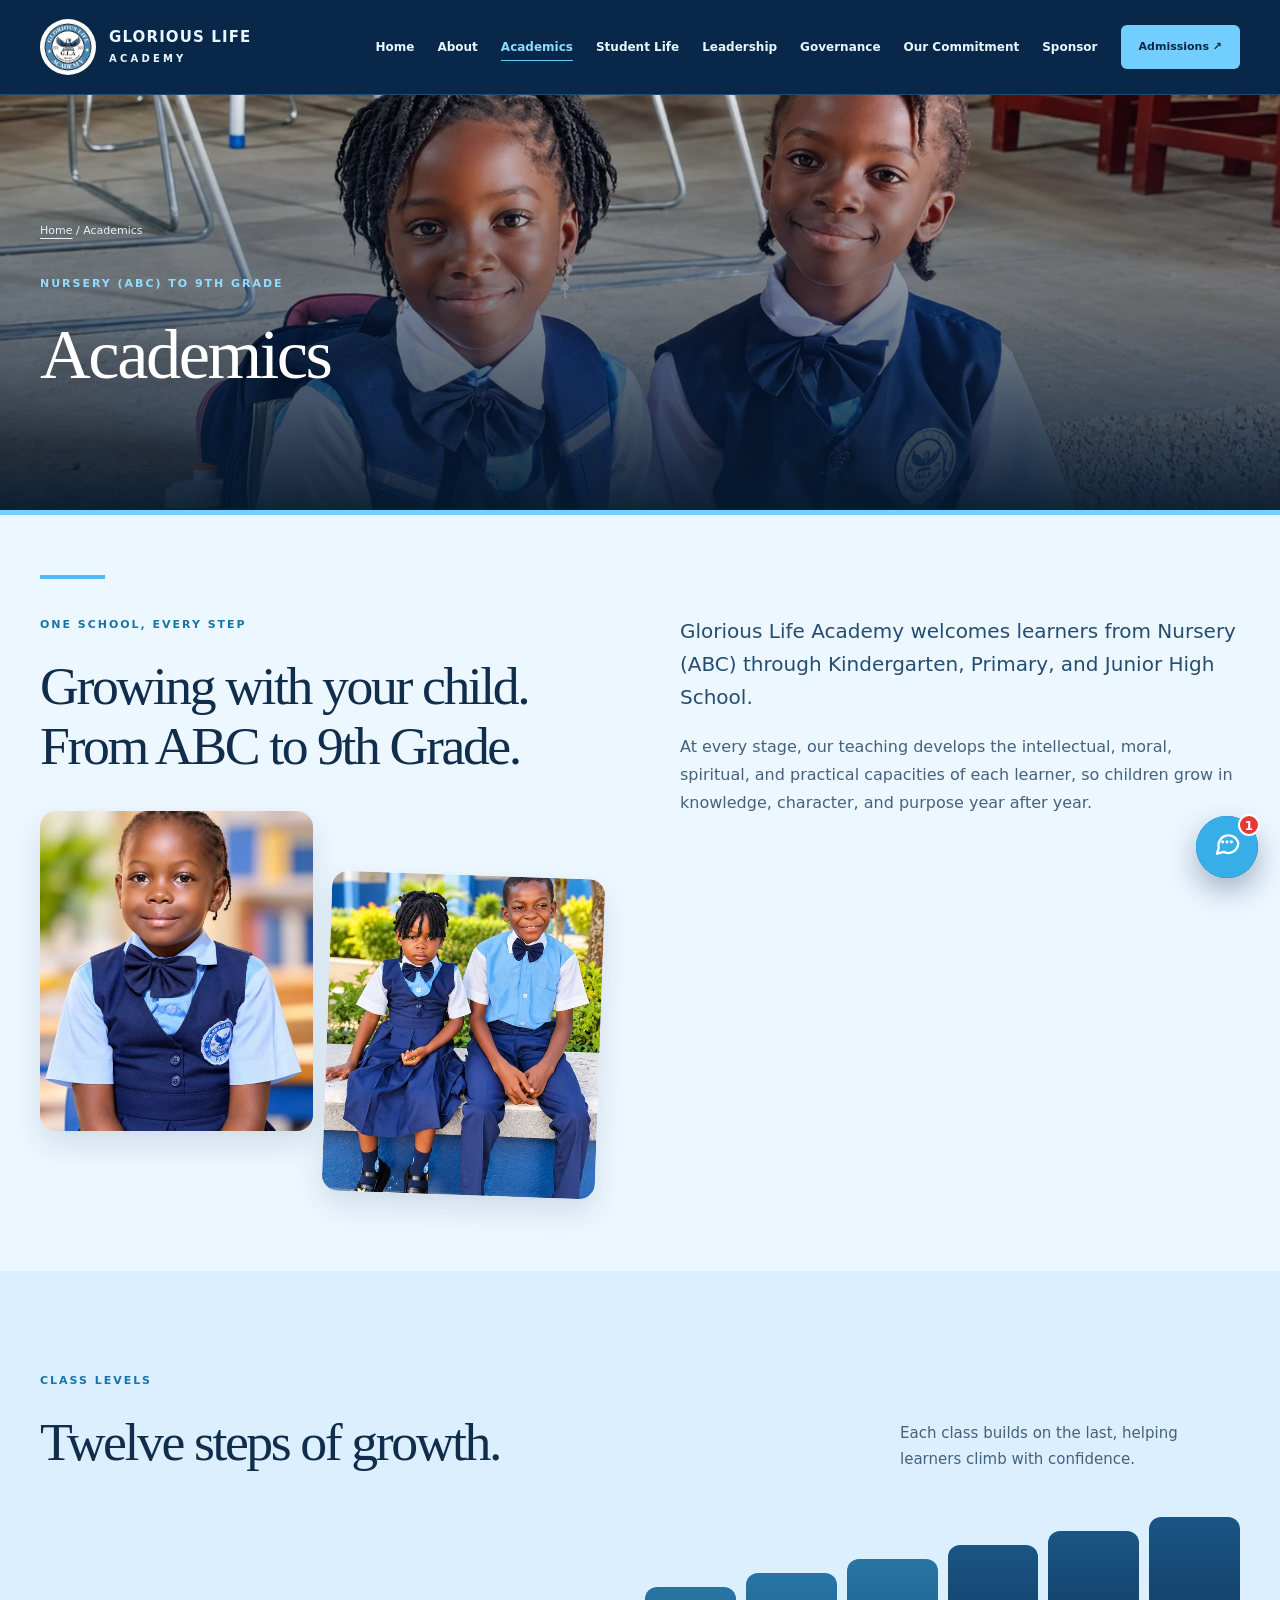
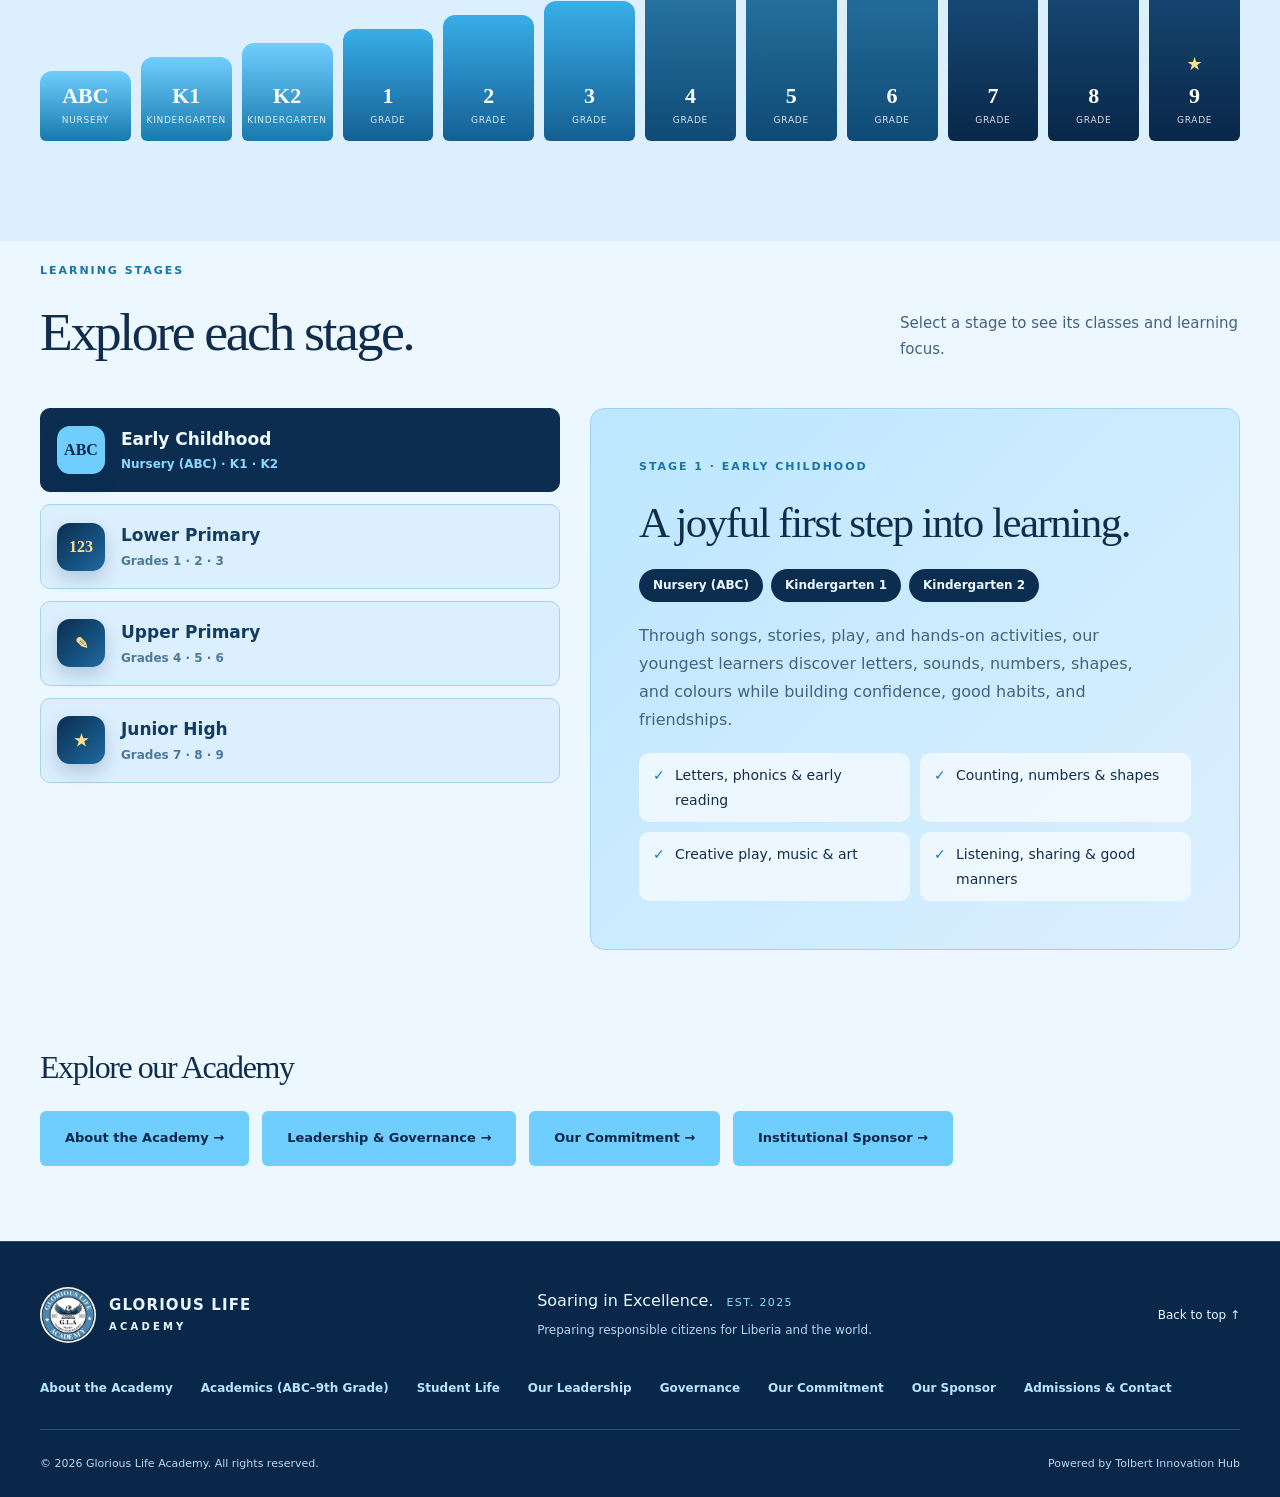
<file: academics.html>
<!doctype html><html lang="en"><head><meta charset="utf-8"><meta name="viewport" content="width=device-width,initial-scale=1"><title>Academics: Nursery (ABC) to 9th Grade — Glorious Life Academy</title><meta name="description" content="Glorious Life Academy, Nursery (ABC) to 9th Grade: values-based education, academic excellence, strong character, and accountable leadership. Soaring in Excellence."><meta name="theme-color" content="#092749"><meta property="og:title" content="Academics: Nursery (ABC) to 9th Grade — Glorious Life Academy"><meta property="og:description" content="Developing the intellectual, moral, spiritual, and practical capacities of every learner."><meta property="og:type" content="website"><meta property="og:image" content="assets/photos/welcome-banner.jpg"><link rel="icon" href="assets/school-logo.jpg" type="image/jpeg"><link rel="stylesheet" href="styles.css?v=20261009-refresh18"><script src="script.js?v=20261009-refresh18" defer></script><script src="chatbot.js?v=20261009-refresh18" defer></script></head><body id="top"><a class="skip" href="#main">Skip to content</a><header><div class="container header-inner"><a class="brand" href="index.html"><img src="assets/school-logo.jpg" width="48" height="48" alt="Glorious Life Academy logo"><span>GLORIOUS LIFE<small>ACADEMY</small></span></a><button class="menu-toggle" aria-controls="navigation" aria-expanded="false">Menu <span aria-hidden="true">☰</span></button><nav id="navigation" aria-label="Main navigation"><a href="index.html">Home</a><a href="about.html">About</a><a aria-current="page" href="academics.html">Academics</a><a href="gallery.html">Student Life</a><a href="leadership.html">Leadership</a><a href="governance.html">Governance</a><a href="commitment.html">Our Commitment</a><a href="sponsor.html">Sponsor</a><a class="button small" href="admissions.html">Admissions ↗</a></nav></div><div class="reading-progress" aria-hidden="true"></div></header><main id="main"><section class="page-hero"><div class="container"><p class="breadcrumbs"><a href="index.html">Home</a> / Academics</p><p class="eyebrow light">NURSERY (ABC) TO 9TH GRADE</p><h1>Academics</h1></div></section><section class="section container intro"><div><p class="eyebrow">ONE SCHOOL, EVERY STEP</p><h2>Growing with your child.<br>From ABC to 9th Grade.</h2><div class="photo-pair"><img src="assets/photos/student-portrait-1-sm.jpg" srcset="assets/photos/student-portrait-1-sm.jpg 760w, assets/photos/student-portrait-1.jpg 1024w" sizes="(max-width:600px) 50vw, 25vw" alt="A smiling young Glorious Life Academy student in uniform with the academy badge" width="1024" height="1536" loading="lazy" decoding="async"><img src="assets/photos/uniform-students-sm.jpg" srcset="assets/photos/uniform-students-sm.jpg 760w, assets/photos/uniform-students.jpg 1029w" sizes="(max-width:600px) 50vw, 25vw" alt="Two Glorious Life Academy students in navy and sky-blue uniforms with bow ties, seated outside the school" width="1029" height="1528" loading="lazy" decoding="async"></div></div><div><p class="lead">Glorious Life Academy welcomes learners from Nursery (ABC) through Kindergarten, Primary, and Junior High School.</p><p>At every stage, our teaching develops the intellectual, moral, spiritual, and practical capacities of each learner, so children grow in knowledge, character, and purpose year after year.</p></div></section><section class="section tinted"><div class="container"><div class="section-heading"><div><p class="eyebrow">CLASS LEVELS</p><h2>Twelve steps of growth.</h2></div><p>Each class builds on the last, helping learners climb with confidence.</p></div><ol class="grade-ladder" aria-label="Class levels from Nursery to Grade 9"><li style="--i:0"><span>ABC</span><small>Nursery</small></li><li style="--i:1"><span>K1</span><small>Kindergarten</small></li><li style="--i:2"><span>K2</span><small>Kindergarten</small></li><li style="--i:3"><span>1</span><small>Grade</small></li><li style="--i:4"><span>2</span><small>Grade</small></li><li style="--i:5"><span>3</span><small>Grade</small></li><li style="--i:6"><span>4</span><small>Grade</small></li><li style="--i:7"><span>5</span><small>Grade</small></li><li style="--i:8"><span>6</span><small>Grade</small></li><li style="--i:9"><span>7</span><small>Grade</small></li><li style="--i:10"><span>8</span><small>Grade</small></li><li style="--i:11"><span>9</span><small>Grade</small></li></ol></div></section><section class="section container academy-explore" aria-labelledby="stages-title"><div class="section-heading"><div><p class="eyebrow">LEARNING STAGES</p><h2 id="stages-title">Explore each stage.</h2></div><p>Select a stage to see its classes and learning focus.</p></div><div class="pillar-layout stage-explorer"><div class="pillar-tabs" role="tablist" aria-label="Learning stages"><button id="tab-early" role="tab" aria-selected="true" aria-controls="panel-early" tabindex="0" data-hash="early"><span class="stage-badge">ABC</span><span class="tab-text"><strong>Early Childhood</strong><small>Nursery (ABC) · K1 · K2</small></span></button><button id="tab-lower" role="tab" aria-selected="false" aria-controls="panel-lower" tabindex="-1" data-hash="lower"><span class="stage-badge">123</span><span class="tab-text"><strong>Lower Primary</strong><small>Grades 1 · 2 · 3</small></span></button><button id="tab-upper" role="tab" aria-selected="false" aria-controls="panel-upper" tabindex="-1" data-hash="upper"><span class="stage-badge">✎</span><span class="tab-text"><strong>Upper Primary</strong><small>Grades 4 · 5 · 6</small></span></button><button id="tab-junior" role="tab" aria-selected="false" aria-controls="panel-junior" tabindex="-1" data-hash="junior"><span class="stage-badge">★</span><span class="tab-text"><strong>Junior High</strong><small>Grades 7 · 8 · 9</small></span></button></div><div class="pillar-panels"><article id="panel-early" role="tabpanel" aria-labelledby="tab-early" tabindex="0"><p class="eyebrow">STAGE 1 · EARLY CHILDHOOD</p><h3>A joyful first step into learning.</h3><div class="class-chips"><span class="class-chip" style="--i:0">Nursery (ABC)</span><span class="class-chip" style="--i:1">Kindergarten 1</span><span class="class-chip" style="--i:2">Kindergarten 2</span></div><p>Through songs, stories, play, and hands-on activities, our youngest learners discover letters, sounds, numbers, shapes, and colours while building confidence, good habits, and friendships.</p><ul class="focus-list"><li style="--i:0">Letters, phonics & early reading</li><li style="--i:1">Counting, numbers & shapes</li><li style="--i:2">Creative play, music & art</li><li style="--i:3">Listening, sharing & good manners</li></ul></article><article id="panel-lower" role="tabpanel" aria-labelledby="tab-lower" tabindex="0" hidden><p class="eyebrow">STAGE 2 · LOWER PRIMARY</p><h3>Strong foundations for every subject.</h3><div class="class-chips"><span class="class-chip" style="--i:0">Grade 1</span><span class="class-chip" style="--i:1">Grade 2</span><span class="class-chip" style="--i:2">Grade 3</span></div><p>Learners grow into confident readers, writers, and problem solvers, with caring teachers who build solid literacy and numeracy skills and a love of discovery.</p><ul class="focus-list"><li style="--i:0">Reading, writing & spelling</li><li style="--i:1">Arithmetic & number sense</li><li style="--i:2">Introduction to science & our world</li><li style="--i:3">Character, faith & teamwork</li></ul></article><article id="panel-upper" role="tabpanel" aria-labelledby="tab-upper" tabindex="0" hidden><p class="eyebrow">STAGE 3 · UPPER PRIMARY</p><h3>Curious minds, growing independence.</h3><div class="class-chips"><span class="class-chip" style="--i:0">Grade 4</span><span class="class-chip" style="--i:1">Grade 5</span><span class="class-chip" style="--i:2">Grade 6</span></div><p>Students deepen their knowledge across core subjects, learn to think critically, express ideas clearly, and take responsibility for their own learning.</p><ul class="focus-list"><li style="--i:0">Language arts & comprehension</li><li style="--i:1">Mathematics & reasoning</li><li style="--i:2">Science & social studies</li><li style="--i:3">Leadership, discipline & values</li></ul></article><article id="panel-junior" role="tabpanel" aria-labelledby="tab-junior" tabindex="0" hidden><p class="eyebrow">STAGE 4 · JUNIOR HIGH</p><h3>Ready to soar to the next level.</h3><div class="class-chips"><span class="class-chip" style="--i:0">Grade 7</span><span class="class-chip" style="--i:1">Grade 8</span><span class="class-chip" style="--i:2">Grade 9</span></div><p>Our junior high students build advanced academic skills, strong study habits, and the character and purpose needed for a confident transition to senior high school.</p><ul class="focus-list"><li style="--i:0">Advanced English & mathematics</li><li style="--i:1">General science & social studies</li><li style="--i:2">Study skills & exam readiness</li><li style="--i:3">Citizenship, integrity & purpose</li></ul></article></div></div></section><section class="container page-cta"><h2>Explore our Academy</h2><div class="related-pages"><a class="button" href="about.html">About the Academy →</a><a class="button" href="leadership.html">Leadership & Governance →</a><a class="button" href="commitment.html">Our Commitment →</a><a class="button" href="sponsor.html">Institutional Sponsor →</a></div></section></main><footer><div class="container footer-top"><a class="brand" href="index.html"><img src="assets/school-logo.jpg" width="48" height="48" alt="Glorious Life Academy logo"><span>GLORIOUS LIFE<small>ACADEMY</small></span></a><p>Soaring in Excellence. <em class="est">Est. 2025</em><br><span>Preparing responsible citizens for Liberia and the world.</span></p><a href="#top" class="back-top">Back to top ↑</a></div><nav class="container footer-navigation" aria-label="Footer navigation"><a href="about.html">About the Academy</a><a href="academics.html">Academics (ABC–9th Grade)</a><a href="gallery.html">Student Life</a><a href="leadership.html">Our Leadership</a><a href="governance.html">Governance</a><a href="commitment.html">Our Commitment</a><a href="sponsor.html">Our Sponsor</a><a href="admissions.html">Admissions &amp; Contact</a></nav><div class="container footer-bottom"><p>© 2026 Glorious Life Academy. All rights reserved.</p><a href="https://tolbertinnovationhub.org" target="_blank" rel="noopener noreferrer">Powered by Tolbert Innovation Hub</a></div></footer></body></html>
</file>
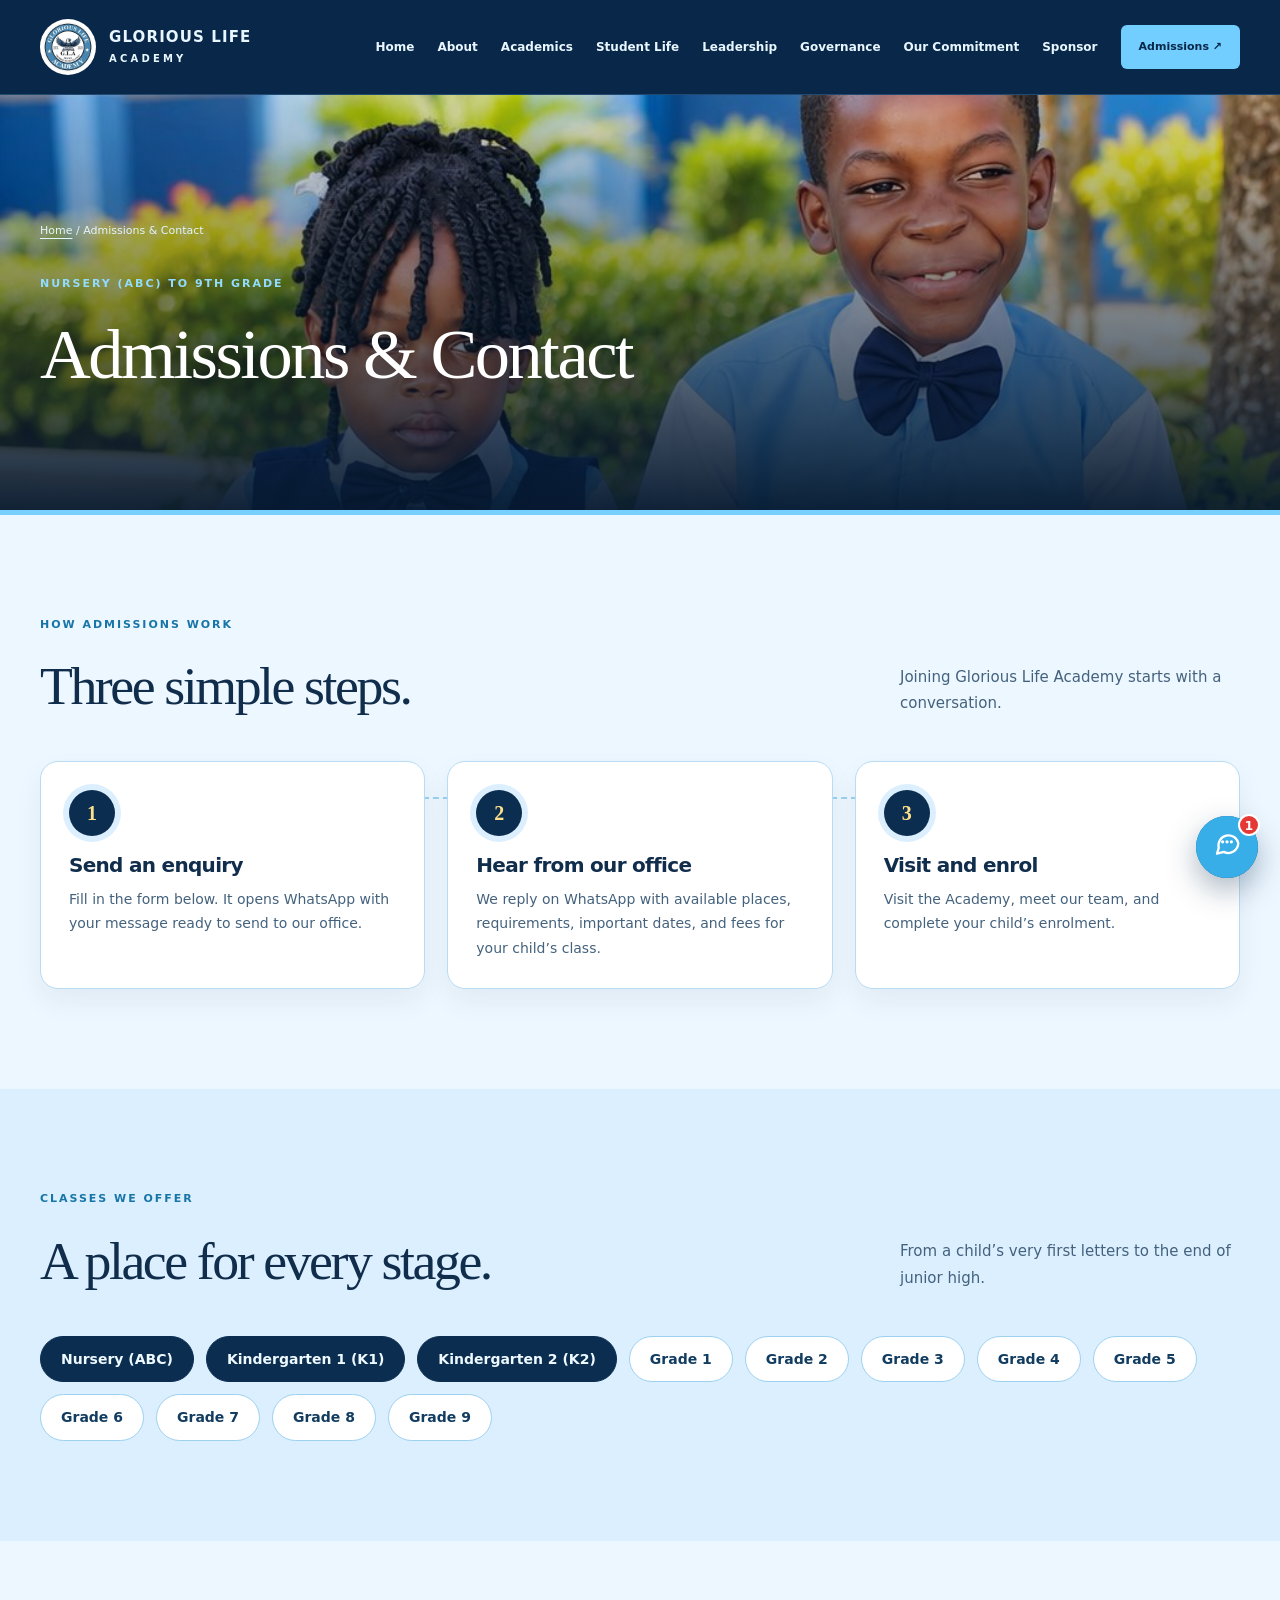
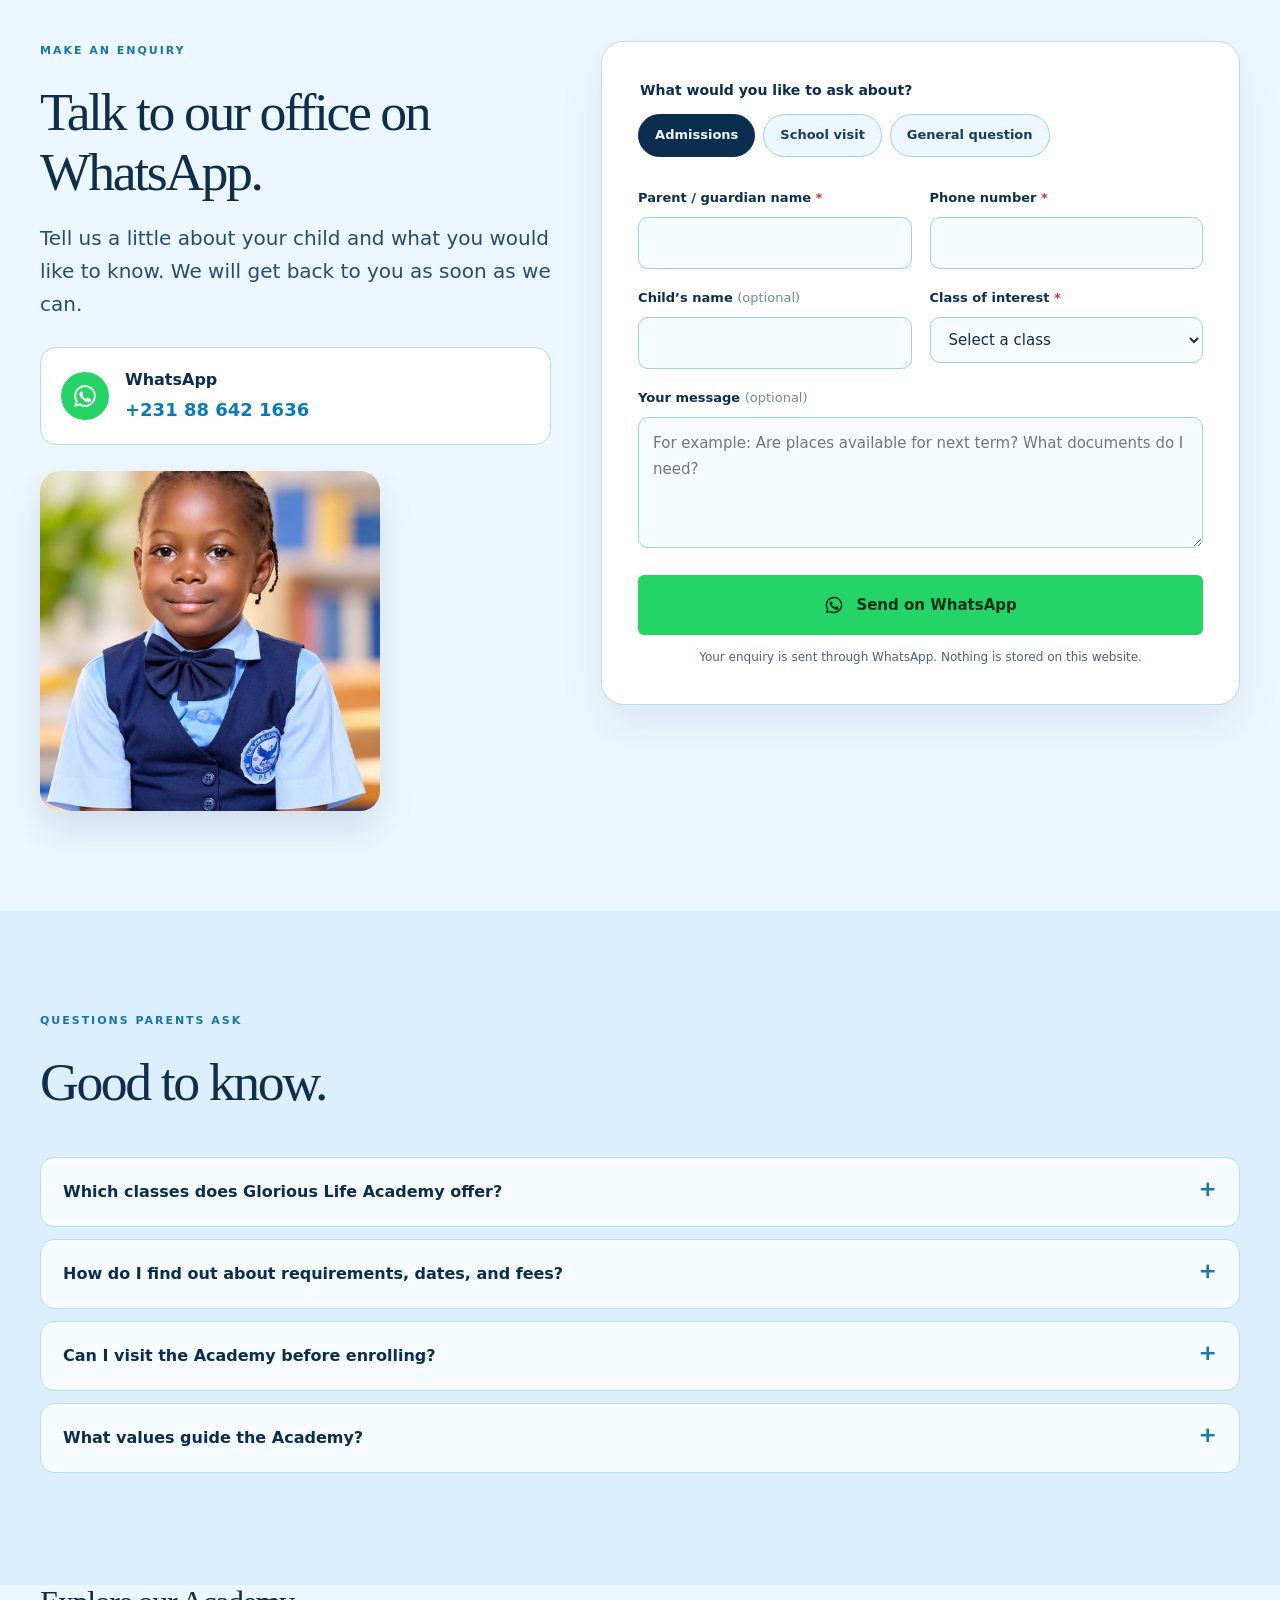
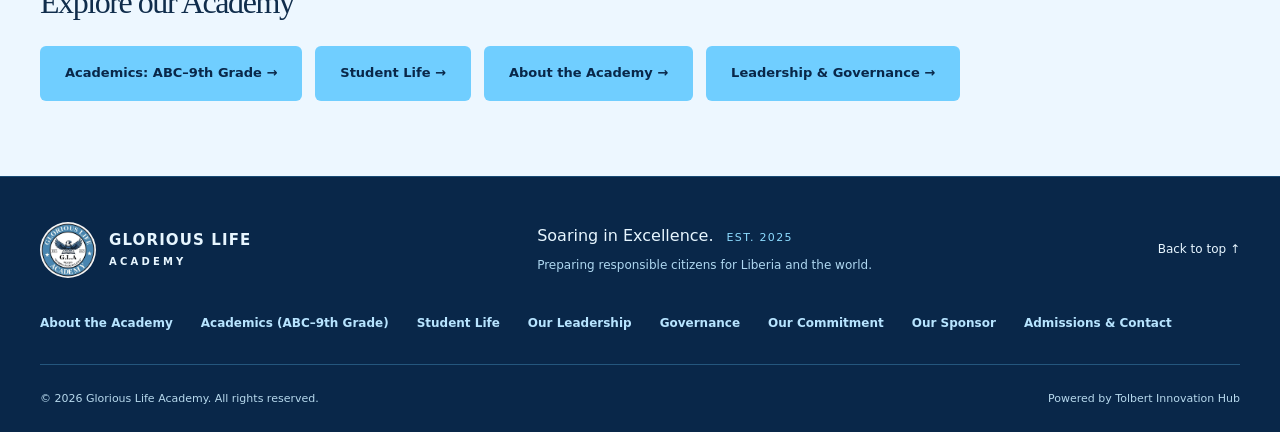
<file: admissions.html>
<!doctype html><html lang="en"><head><meta charset="utf-8"><meta name="viewport" content="width=device-width,initial-scale=1"><title>Admissions &amp; Contact — Glorious Life Academy</title><meta name="description" content="Glorious Life Academy, Nursery (ABC) to 9th Grade: values-based education, academic excellence, strong character, and accountable leadership. Soaring in Excellence."><meta name="theme-color" content="#092749"><meta property="og:title" content="Admissions &amp; Contact — Glorious Life Academy"><meta property="og:description" content="Developing the intellectual, moral, spiritual, and practical capacities of every learner."><meta property="og:type" content="website"><meta property="og:image" content="assets/photos/welcome-banner.jpg"><link rel="icon" href="assets/school-logo.jpg" type="image/jpeg"><link rel="stylesheet" href="styles.css?v=20261009-refresh18"><script src="script.js?v=20261009-refresh18" defer></script><script src="chatbot.js?v=20261009-refresh18" defer></script></head><body id="top"><a class="skip" href="#main">Skip to content</a><header><div class="container header-inner"><a class="brand" href="index.html"><img src="assets/school-logo.jpg" width="48" height="48" alt="Glorious Life Academy logo"><span>GLORIOUS LIFE<small>ACADEMY</small></span></a><button class="menu-toggle" aria-controls="navigation" aria-expanded="false">Menu <span aria-hidden="true">☰</span></button><nav id="navigation" aria-label="Main navigation"><a href="index.html">Home</a><a href="about.html">About</a><a href="academics.html">Academics</a><a href="gallery.html">Student Life</a><a href="leadership.html">Leadership</a><a href="governance.html">Governance</a><a href="commitment.html">Our Commitment</a><a href="sponsor.html">Sponsor</a><a class="button small" aria-current="page" href="admissions.html">Admissions ↗</a></nav></div><div class="reading-progress" aria-hidden="true"></div></header><main id="main"><section class="page-hero admissions-hero"><div class="container"><p class="breadcrumbs"><a href="index.html">Home</a> / Admissions &amp; Contact</p><p class="eyebrow light">NURSERY (ABC) TO 9TH GRADE</p><h1>Admissions &amp; Contact</h1></div></section><section class="section container"><div class="section-heading"><div><p class="eyebrow">HOW ADMISSIONS WORK</p><h2>Three simple steps.</h2></div><p>Joining Glorious Life Academy starts with a conversation.</p></div><ol class="admission-steps"><li style="--i:0"><span class="step-number">1</span><h3>Send an enquiry</h3><p>Fill in the form below. It opens WhatsApp with your message ready to send to our office.</p></li><li style="--i:1"><span class="step-number">2</span><h3>Hear from our office</h3><p>We reply on WhatsApp with available places, requirements, important dates, and fees for your child’s class.</p></li><li style="--i:2"><span class="step-number">3</span><h3>Visit and enrol</h3><p>Visit the Academy, meet our team, and complete your child’s enrolment.</p></li></ol></section><section class="section tinted"><div class="container"><div class="section-heading"><div><p class="eyebrow">CLASSES WE OFFER</p><h2>A place for every stage.</h2></div><p>From a child’s very first letters to the end of junior high.</p></div><ul class="class-list"><li style="--i:0">Nursery (ABC)</li><li style="--i:1">Kindergarten 1 (K1)</li><li style="--i:2">Kindergarten 2 (K2)</li><li style="--i:3">Grade 1</li><li style="--i:4">Grade 2</li><li style="--i:5">Grade 3</li><li style="--i:6">Grade 4</li><li style="--i:7">Grade 5</li><li style="--i:8">Grade 6</li><li style="--i:9">Grade 7</li><li style="--i:10">Grade 8</li><li style="--i:11">Grade 9</li></ul></div></section><section id="enquire" class="section container enquire"><div class="enquire-layout"><div class="enquire-intro"><p class="eyebrow">MAKE AN ENQUIRY</p><h2>Talk to our office on WhatsApp.</h2><p class="lead">Tell us a little about your child and what you would like to know. We will get back to you as soon as we can.</p><div class="contact-card"><span class="contact-icon"><svg class="wa-icon" viewBox="0 0 24 24" width="20" height="20" aria-hidden="true" fill="currentColor"><path d="M12 2a10 10 0 0 0-8.6 15.1L2 22l5-1.3A10 10 0 1 0 12 2zm0 18.2a8.2 8.2 0 0 1-4.2-1.2l-.3-.2-3 .8.8-2.9-.2-.3A8.2 8.2 0 1 1 12 20.2zm4.5-6.1c-.2-.1-1.5-.7-1.7-.8-.2-.1-.4-.1-.6.1l-.8 1c-.1.2-.3.2-.5.1a6.7 6.7 0 0 1-3.3-2.9c-.2-.4.2-.4.7-1.3.1-.2 0-.3 0-.4l-.8-1.8c-.2-.5-.4-.4-.6-.4h-.5a1 1 0 0 0-.7.3 3 3 0 0 0-.9 2.2 5.2 5.2 0 0 0 1.1 2.8 11.9 11.9 0 0 0 4.6 4c1.7.7 2.4.8 3.2.7.5-.1 1.5-.6 1.8-1.2.2-.6.2-1.1.1-1.2l-.5-.2z"/></svg></span><div><strong>WhatsApp</strong><a class="wa-number" data-whatsapp-link href="#enquiry-form"></a></div></div><img class="enquire-photo" src="assets/photos/student-portrait-1-sm.jpg" alt="A smiling young Glorious Life Academy student in uniform" width="507" height="760" loading="lazy" decoding="async"></div><form id="enquiry-form" class="enquiry-form" novalidate><fieldset class="enquiry-type"><legend>What would you like to ask about?</legend><label><input type="radio" name="type" value="Admissions" checked><span>Admissions</span></label><label><input type="radio" name="type" value="School visit"><span>School visit</span></label><label><input type="radio" name="type" value="General question"><span>General question</span></label></fieldset><div class="field-row"><div class="field"><label for="parent-name">Parent / guardian name <span class="req" aria-hidden="true">*</span></label><input id="parent-name" name="parent" autocomplete="name" required aria-describedby="parent-name-error"><p class="field-error" id="parent-name-error" hidden></p></div><div class="field"><label for="parent-phone">Phone number <span class="req" aria-hidden="true">*</span></label><input id="parent-phone" name="phone" type="tel" autocomplete="tel" inputmode="tel" required aria-describedby="parent-phone-error"><p class="field-error" id="parent-phone-error" hidden></p></div></div><div class="field-row"><div class="field"><label for="child-name">Child’s name <span class="optional">(optional)</span></label><input id="child-name" name="child" aria-describedby="child-name-error"><p class="field-error" id="child-name-error" hidden></p></div><div class="field"><label for="child-class">Class of interest <span class="req" aria-hidden="true">*</span></label><select id="child-class" name="class" required aria-describedby="child-class-error"><option value="">Select a class</option><option>Nursery (ABC)</option><option>Kindergarten 1 (K1)</option><option>Kindergarten 2 (K2)</option><option>Grade 1</option><option>Grade 2</option><option>Grade 3</option><option>Grade 4</option><option>Grade 5</option><option>Grade 6</option><option>Grade 7</option><option>Grade 8</option><option>Grade 9</option></select><p class="field-error" id="child-class-error" hidden></p></div></div><div class="field"><label for="message">Your message <span class="optional">(optional)</span></label><textarea id="message" name="message" rows="4" aria-describedby="message-error" placeholder="For example: Are places available for next term? What documents do I need?"></textarea><p class="field-error" id="message-error" hidden></p></div><button class="button whatsapp-button" type="submit"><svg class="wa-icon" viewBox="0 0 24 24" width="20" height="20" aria-hidden="true" fill="currentColor"><path d="M12 2a10 10 0 0 0-8.6 15.1L2 22l5-1.3A10 10 0 1 0 12 2zm0 18.2a8.2 8.2 0 0 1-4.2-1.2l-.3-.2-3 .8.8-2.9-.2-.3A8.2 8.2 0 1 1 12 20.2zm4.5-6.1c-.2-.1-1.5-.7-1.7-.8-.2-.1-.4-.1-.6.1l-.8 1c-.1.2-.3.2-.5.1a6.7 6.7 0 0 1-3.3-2.9c-.2-.4.2-.4.7-1.3.1-.2 0-.3 0-.4l-.8-1.8c-.2-.5-.4-.4-.6-.4h-.5a1 1 0 0 0-.7.3 3 3 0 0 0-.9 2.2 5.2 5.2 0 0 0 1.1 2.8 11.9 11.9 0 0 0 4.6 4c1.7.7 2.4.8 3.2.7.5-.1 1.5-.6 1.8-1.2.2-.6.2-1.1.1-1.2l-.5-.2z"/></svg>Send on WhatsApp</button><p class="form-note">Your enquiry is sent through WhatsApp. Nothing is stored on this website.</p><div class="form-status" role="status" aria-live="polite" hidden></div></form></div></section><section class="section tinted"><div class="container faq"><div class="section-heading"><div><p class="eyebrow">QUESTIONS PARENTS ASK</p><h2>Good to know.</h2></div></div><details><summary>Which classes does Glorious Life Academy offer?<span aria-hidden="true">+</span></summary><p>We welcome learners from Nursery (ABC) and Kindergarten (K1, K2) through Grades 1 to 9. <a href="academics.html">Explore our academics</a>.</p></details><details><summary>How do I find out about requirements, dates, and fees?<span aria-hidden="true">+</span></summary><p>Send an enquiry using the form on this page. Our office will reply on WhatsApp with the details for your child’s class.</p></details><details><summary>Can I visit the Academy before enrolling?<span aria-hidden="true">+</span></summary><p>Yes. Choose “School visit” in the enquiry form and tell us when suits you.</p></details><details><summary>What values guide the Academy?<span aria-hidden="true">+</span></summary><p>Discipline, Learning, Character, and Excellence, rooted in Godly values. <a href="about.html">Learn more about us</a>.</p></details></div></section><section class="container page-cta"><h2>Explore our Academy</h2><div class="related-pages"><a class="button" href="academics.html">Academics: ABC–9th Grade →</a><a class="button" href="gallery.html">Student Life →</a><a class="button" href="about.html">About the Academy →</a><a class="button" href="leadership.html">Leadership &amp; Governance →</a></div></section></main><footer><div class="container footer-top"><a class="brand" href="index.html"><img src="assets/school-logo.jpg" width="48" height="48" alt="Glorious Life Academy logo"><span>GLORIOUS LIFE<small>ACADEMY</small></span></a><p>Soaring in Excellence. <em class="est">Est. 2025</em><br><span>Preparing responsible citizens for Liberia and the world.</span></p><a href="#top" class="back-top">Back to top ↑</a></div><nav class="container footer-navigation" aria-label="Footer navigation"><a href="about.html">About the Academy</a><a href="academics.html">Academics (ABC–9th Grade)</a><a href="gallery.html">Student Life</a><a href="leadership.html">Our Leadership</a><a href="governance.html">Governance</a><a href="commitment.html">Our Commitment</a><a href="sponsor.html">Our Sponsor</a><a href="admissions.html">Admissions &amp; Contact</a></nav><div class="container footer-bottom"><p>© 2026 Glorious Life Academy. All rights reserved.</p><a href="https://tolbertinnovationhub.org" target="_blank" rel="noopener noreferrer">Powered by Tolbert Innovation Hub</a></div></footer></body></html>
</file>
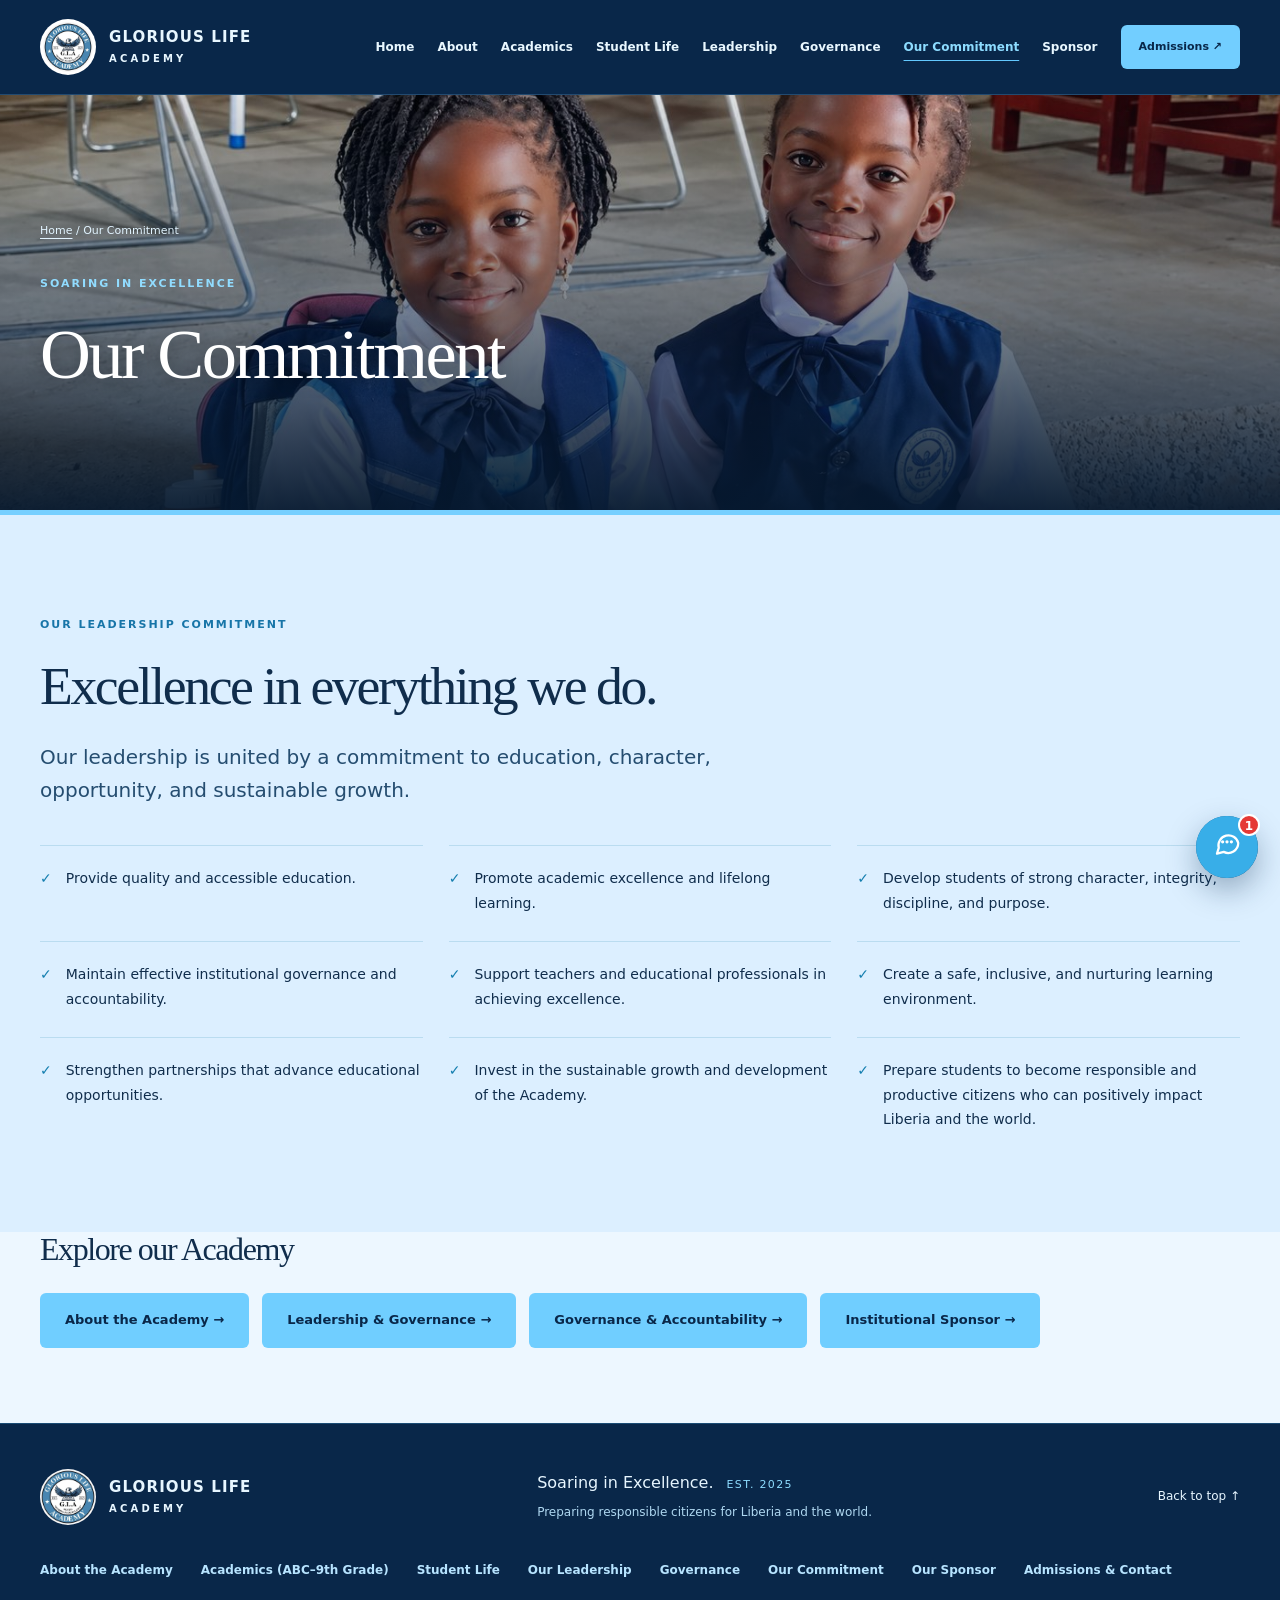
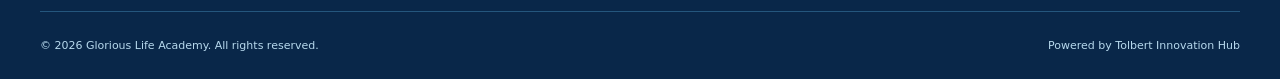
<file: commitment.html>
<!doctype html><html lang="en"><head><meta charset="utf-8"><meta name="viewport" content="width=device-width,initial-scale=1"><title>Our Commitment — Glorious Life Academy</title><meta name="description" content="Glorious Life Academy, Nursery (ABC) to 9th Grade: values-based education, academic excellence, strong character, and accountable leadership. Soaring in Excellence."><meta name="theme-color" content="#092749"><meta property="og:title" content="Our Commitment — Glorious Life Academy"><meta property="og:description" content="Developing the intellectual, moral, spiritual, and practical capacities of every learner."><meta property="og:type" content="website"><meta property="og:image" content="assets/photos/welcome-banner.jpg"><link rel="icon" href="assets/school-logo.jpg" type="image/jpeg"><link rel="stylesheet" href="styles.css?v=20261009-refresh18"><script src="script.js?v=20261009-refresh18" defer></script><script src="chatbot.js?v=20261009-refresh18" defer></script></head><body id="top"><a class="skip" href="#main">Skip to content</a><header><div class="container header-inner"><a class="brand" href="index.html"><img src="assets/school-logo.jpg" width="48" height="48" alt="Glorious Life Academy logo"><span>GLORIOUS LIFE<small>ACADEMY</small></span></a><button class="menu-toggle" aria-controls="navigation" aria-expanded="false">Menu <span aria-hidden="true">☰</span></button><nav id="navigation" aria-label="Main navigation"><a href="index.html">Home</a><a href="about.html">About</a><a href="academics.html">Academics</a><a href="gallery.html">Student Life</a><a href="leadership.html">Leadership</a><a href="governance.html">Governance</a><a aria-current="page" href="commitment.html">Our Commitment</a><a href="sponsor.html">Sponsor</a><a class="button small" href="admissions.html">Admissions ↗</a></nav></div><div class="reading-progress" aria-hidden="true"></div></header><main id="main"><section class="page-hero"><div class="container"><p class="breadcrumbs"><a href="index.html">Home</a> / Our Commitment</p><p class="eyebrow light">SOARING IN EXCELLENCE</p><h1>Our Commitment</h1></div></section><section id="commitment" class="section tinted"><div class="container"><p class="eyebrow">OUR LEADERSHIP COMMITMENT</p><h2>Excellence in everything we do.</h2><p class="lead narrow">Our leadership is united by a commitment to education, character, opportunity, and sustainable growth.</p><ul class="commitments"><li><span aria-hidden="true">✓</span>Provide quality and accessible education.</li><li><span aria-hidden="true">✓</span>Promote academic excellence and lifelong learning.</li><li><span aria-hidden="true">✓</span>Develop students of strong character, integrity, discipline, and purpose.</li><li><span aria-hidden="true">✓</span>Maintain effective institutional governance and accountability.</li><li><span aria-hidden="true">✓</span>Support teachers and educational professionals in achieving excellence.</li><li><span aria-hidden="true">✓</span>Create a safe, inclusive, and nurturing learning environment.</li><li><span aria-hidden="true">✓</span>Strengthen partnerships that advance educational opportunities.</li><li><span aria-hidden="true">✓</span>Invest in the sustainable growth and development of the Academy.</li><li><span aria-hidden="true">✓</span>Prepare students to become responsible and productive citizens who can positively impact Liberia and the world.</li></ul></div></section><section class="container page-cta"><h2>Explore our Academy</h2><div class="related-pages"><a class="button" href="about.html">About the Academy →</a><a class="button" href="leadership.html">Leadership & Governance →</a><a class="button" href="governance.html">Governance & Accountability →</a><a class="button" href="sponsor.html">Institutional Sponsor →</a></div></section></main><footer><div class="container footer-top"><a class="brand" href="index.html"><img src="assets/school-logo.jpg" width="48" height="48" alt="Glorious Life Academy logo"><span>GLORIOUS LIFE<small>ACADEMY</small></span></a><p>Soaring in Excellence. <em class="est">Est. 2025</em><br><span>Preparing responsible citizens for Liberia and the world.</span></p><a href="#top" class="back-top">Back to top ↑</a></div><nav class="container footer-navigation" aria-label="Footer navigation"><a href="about.html">About the Academy</a><a href="academics.html">Academics (ABC–9th Grade)</a><a href="gallery.html">Student Life</a><a href="leadership.html">Our Leadership</a><a href="governance.html">Governance</a><a href="commitment.html">Our Commitment</a><a href="sponsor.html">Our Sponsor</a><a href="admissions.html">Admissions &amp; Contact</a></nav><div class="container footer-bottom"><p>© 2026 Glorious Life Academy. All rights reserved.</p><a href="https://tolbertinnovationhub.org" target="_blank" rel="noopener noreferrer">Powered by Tolbert Innovation Hub</a></div></footer></body></html>
</file>
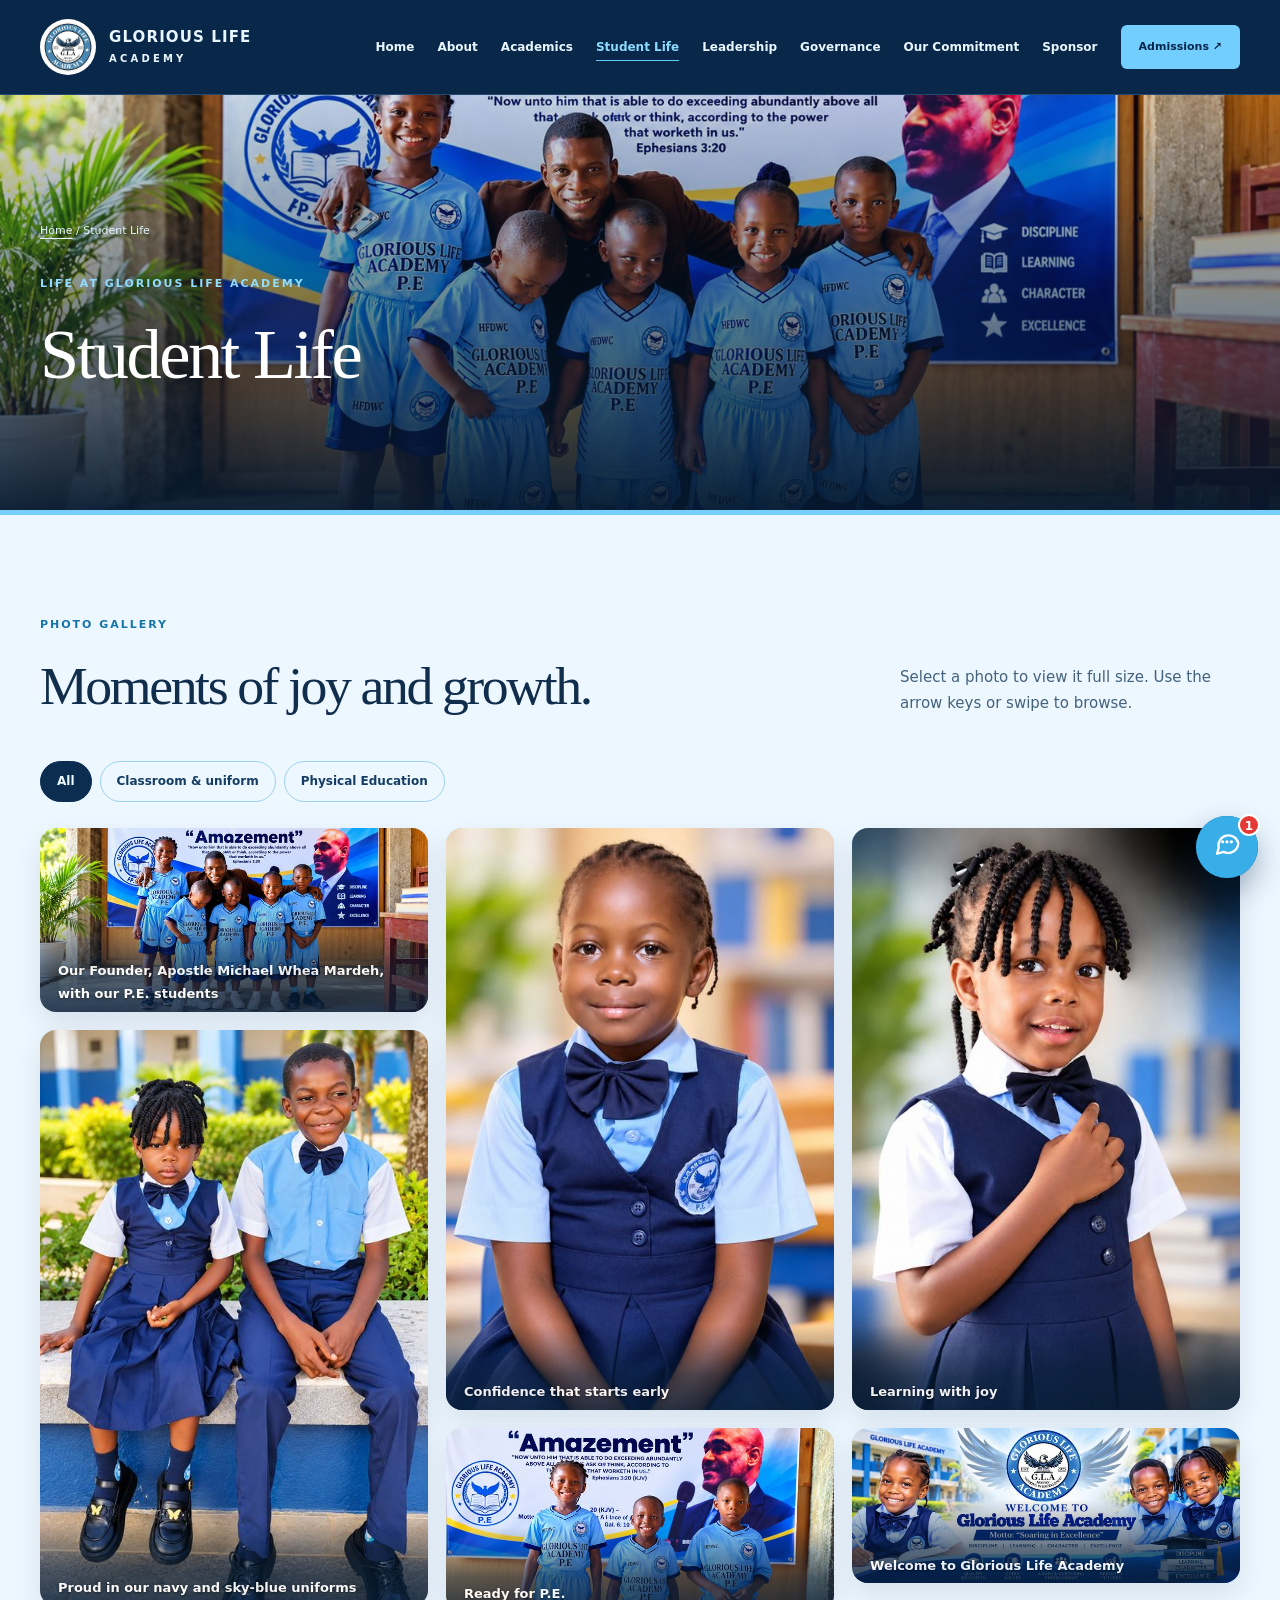
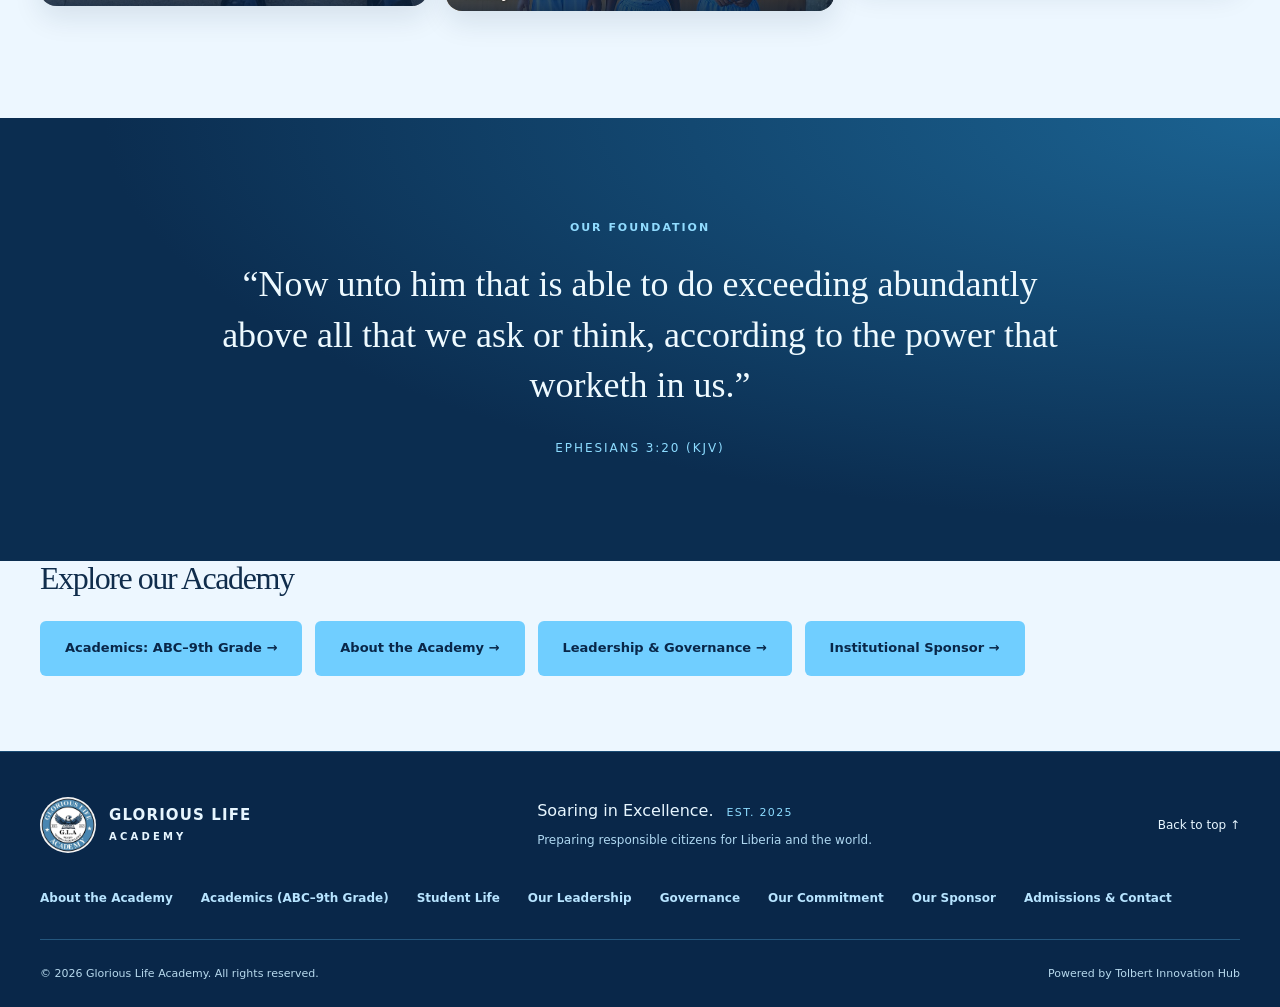
<file: gallery.html>
<!doctype html><html lang="en"><head><meta charset="utf-8"><meta name="viewport" content="width=device-width,initial-scale=1"><title>Student Life Gallery — Glorious Life Academy</title><meta name="description" content="Glorious Life Academy, Nursery (ABC) to 9th Grade: values-based education, academic excellence, strong character, and accountable leadership. Soaring in Excellence."><meta name="theme-color" content="#092749"><meta property="og:title" content="Student Life Gallery — Glorious Life Academy"><meta property="og:description" content="Developing the intellectual, moral, spiritual, and practical capacities of every learner."><meta property="og:type" content="website"><meta property="og:image" content="assets/photos/welcome-banner.jpg"><link rel="icon" href="assets/school-logo.jpg" type="image/jpeg"><link rel="stylesheet" href="styles.css?v=20261009-refresh18"><script src="script.js?v=20261009-refresh18" defer></script><script src="chatbot.js?v=20261009-refresh18" defer></script></head><body id="top"><a class="skip" href="#main">Skip to content</a><header><div class="container header-inner"><a class="brand" href="index.html"><img src="assets/school-logo.jpg" width="48" height="48" alt="Glorious Life Academy logo"><span>GLORIOUS LIFE<small>ACADEMY</small></span></a><button class="menu-toggle" aria-controls="navigation" aria-expanded="false">Menu <span aria-hidden="true">☰</span></button><nav id="navigation" aria-label="Main navigation"><a href="index.html">Home</a><a href="about.html">About</a><a href="academics.html">Academics</a><a aria-current="page" href="gallery.html">Student Life</a><a href="leadership.html">Leadership</a><a href="governance.html">Governance</a><a href="commitment.html">Our Commitment</a><a href="sponsor.html">Sponsor</a><a class="button small" href="admissions.html">Admissions ↗</a></nav></div><div class="reading-progress" aria-hidden="true"></div></header><main id="main"><section class="page-hero gallery-hero"><div class="container"><p class="breadcrumbs"><a href="index.html">Home</a> / Student Life</p><p class="eyebrow light">LIFE AT GLORIOUS LIFE ACADEMY</p><h1>Student Life</h1></div></section><section class="section container"><div class="section-heading"><div><p class="eyebrow">PHOTO GALLERY</p><h2>Moments of joy and growth.</h2></div><p>Select a photo to view it full size. Use the arrow keys or swipe to browse.</p></div><div class="directory-filters gallery-filters" role="group" aria-label="Filter photos"><button type="button" data-gallery-filter="all" aria-pressed="true">All</button><button type="button" data-gallery-filter="classroom" aria-pressed="false">Classroom &amp; uniform</button><button type="button" data-gallery-filter="pe" aria-pressed="false">Physical Education</button></div><div class="gallery-grid"><figure class="gallery-item wide" data-category="pe"><a href="assets/photos/pe-class.jpg" data-lightbox data-caption="Our Founder, Apostle Michael Whea Mardeh, with our P.E. students"><img src="assets/photos/pe-class-sm.jpg" srcset="assets/photos/pe-class-sm.jpg 760w, assets/photos/pe-class.jpg 1600w" sizes="(max-width:600px) 100vw, 33vw" alt="Founder Apostle Michael Whea Mardeh smiling with six Glorious Life Academy students in their sky-blue P.E. kits" width="1600" height="756" loading="lazy" decoding="async"><span class="zoom" aria-hidden="true">⤢</span></a><figcaption>Our Founder, Apostle Michael Whea Mardeh, with our P.E. students</figcaption></figure><figure class="gallery-item" data-category="classroom"><a href="assets/photos/uniform-students.jpg" data-lightbox data-caption="Proud in our navy and sky-blue uniforms"><img src="assets/photos/uniform-students-sm.jpg" srcset="assets/photos/uniform-students-sm.jpg 760w, assets/photos/uniform-students.jpg 1029w" sizes="(max-width:600px) 100vw, 33vw" alt="Two Glorious Life Academy students in navy and sky-blue uniforms with bow ties, seated outside the school" width="1029" height="1528" loading="lazy" decoding="async"><span class="zoom" aria-hidden="true">⤢</span></a><figcaption>Proud in our navy and sky-blue uniforms</figcaption></figure><figure class="gallery-item" data-category="classroom"><a href="assets/photos/student-portrait-1.jpg" data-lightbox data-caption="Confidence that starts early"><img src="assets/photos/student-portrait-1-sm.jpg" srcset="assets/photos/student-portrait-1-sm.jpg 760w, assets/photos/student-portrait-1.jpg 1024w" sizes="(max-width:600px) 100vw, 33vw" alt="A smiling young Glorious Life Academy student in uniform with the academy badge" width="1024" height="1536" loading="lazy" decoding="async"><span class="zoom" aria-hidden="true">⤢</span></a><figcaption>Confidence that starts early</figcaption></figure><figure class="gallery-item wide" data-category="pe"><a href="assets/photos/pe-students.jpg" data-lightbox data-caption="Ready for P.E."><img src="assets/photos/pe-students-sm.jpg" srcset="assets/photos/pe-students-sm.jpg 760w, assets/photos/pe-students.jpg 1600w" sizes="(max-width:600px) 100vw, 33vw" alt="Three smiling Glorious Life Academy students in sky-blue P.E. kits" width="1600" height="756" loading="lazy" decoding="async"><span class="zoom" aria-hidden="true">⤢</span></a><figcaption>Ready for P.E.</figcaption></figure><figure class="gallery-item" data-category="classroom"><a href="assets/photos/student-portrait-2.jpg" data-lightbox data-caption="Learning with joy"><img src="assets/photos/student-portrait-2-sm.jpg" srcset="assets/photos/student-portrait-2-sm.jpg 760w, assets/photos/student-portrait-2.jpg 1024w" sizes="(max-width:600px) 100vw, 33vw" alt="A young Glorious Life Academy student in a navy pinafore and bow tie" width="1024" height="1536" loading="lazy" decoding="async"><span class="zoom" aria-hidden="true">⤢</span></a><figcaption>Learning with joy</figcaption></figure><figure class="gallery-item wide" data-category="classroom"><a href="assets/photos/welcome-banner.jpg" data-lightbox data-caption="Welcome to Glorious Life Academy"><img src="assets/photos/welcome-banner-sm.jpg" srcset="assets/photos/welcome-banner-sm.jpg 760w, assets/photos/welcome-banner.jpg 1600w" sizes="(max-width:600px) 100vw, 33vw" alt="Welcome to Glorious Life Academy banner: students in navy and sky-blue uniforms beside the academy crest, Est. 2025, motto “Soaring in Excellence”, and the values Discipline, Learning, Character and Excellence" width="1600" height="640" loading="lazy" decoding="async"><span class="zoom" aria-hidden="true">⤢</span></a><figcaption>Welcome to Glorious Life Academy</figcaption></figure></div></section><section class="section scripture"><div class="container"><p class="eyebrow light">OUR FOUNDATION</p><blockquote><p>“Now unto him that is able to do exceeding abundantly above all that we ask or think, according to the power that worketh in us.”</p><cite>Ephesians 3:20 (KJV)</cite></blockquote></div></section><section class="container page-cta"><h2>Explore our Academy</h2><div class="related-pages"><a class="button" href="academics.html">Academics: ABC–9th Grade →</a><a class="button" href="about.html">About the Academy →</a><a class="button" href="leadership.html">Leadership &amp; Governance →</a><a class="button" href="sponsor.html">Institutional Sponsor →</a></div></section></main><footer><div class="container footer-top"><a class="brand" href="index.html"><img src="assets/school-logo.jpg" width="48" height="48" alt="Glorious Life Academy logo"><span>GLORIOUS LIFE<small>ACADEMY</small></span></a><p>Soaring in Excellence. <em class="est">Est. 2025</em><br><span>Preparing responsible citizens for Liberia and the world.</span></p><a href="#top" class="back-top">Back to top ↑</a></div><nav class="container footer-navigation" aria-label="Footer navigation"><a href="about.html">About the Academy</a><a href="academics.html">Academics (ABC–9th Grade)</a><a href="gallery.html">Student Life</a><a href="leadership.html">Our Leadership</a><a href="governance.html">Governance</a><a href="commitment.html">Our Commitment</a><a href="sponsor.html">Our Sponsor</a><a href="admissions.html">Admissions &amp; Contact</a></nav><div class="container footer-bottom"><p>© 2026 Glorious Life Academy. All rights reserved.</p><a href="https://tolbertinnovationhub.org" target="_blank" rel="noopener noreferrer">Powered by Tolbert Innovation Hub</a></div></footer></body></html>
</file>
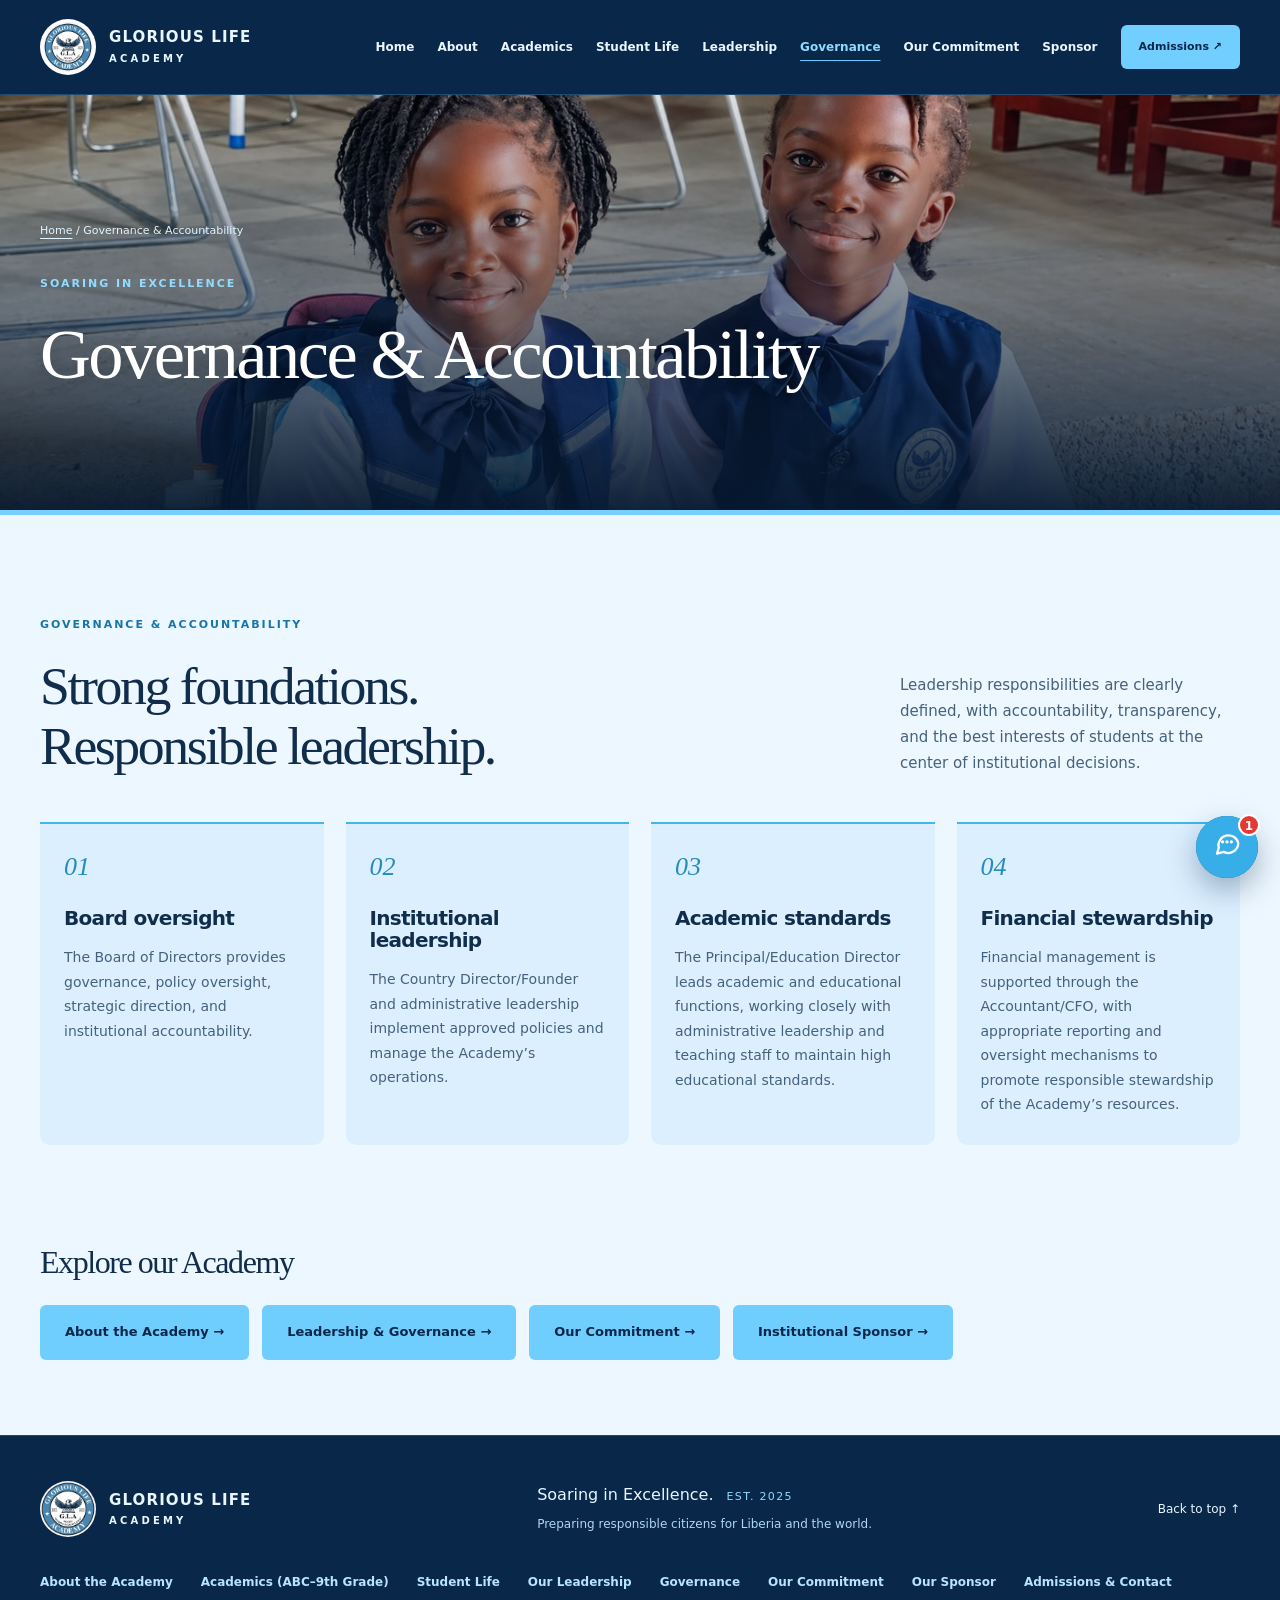
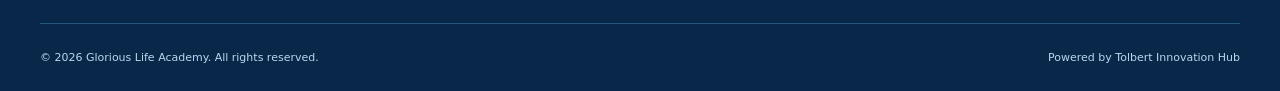
<file: governance.html>
<!doctype html><html lang="en"><head><meta charset="utf-8"><meta name="viewport" content="width=device-width,initial-scale=1"><title>Governance & Accountability — Glorious Life Academy</title><meta name="description" content="Glorious Life Academy, Nursery (ABC) to 9th Grade: values-based education, academic excellence, strong character, and accountable leadership. Soaring in Excellence."><meta name="theme-color" content="#092749"><meta property="og:title" content="Governance & Accountability — Glorious Life Academy"><meta property="og:description" content="Developing the intellectual, moral, spiritual, and practical capacities of every learner."><meta property="og:type" content="website"><meta property="og:image" content="assets/photos/welcome-banner.jpg"><link rel="icon" href="assets/school-logo.jpg" type="image/jpeg"><link rel="stylesheet" href="styles.css?v=20261009-refresh18"><script src="script.js?v=20261009-refresh18" defer></script><script src="chatbot.js?v=20261009-refresh18" defer></script></head><body id="top"><a class="skip" href="#main">Skip to content</a><header><div class="container header-inner"><a class="brand" href="index.html"><img src="assets/school-logo.jpg" width="48" height="48" alt="Glorious Life Academy logo"><span>GLORIOUS LIFE<small>ACADEMY</small></span></a><button class="menu-toggle" aria-controls="navigation" aria-expanded="false">Menu <span aria-hidden="true">☰</span></button><nav id="navigation" aria-label="Main navigation"><a href="index.html">Home</a><a href="about.html">About</a><a href="academics.html">Academics</a><a href="gallery.html">Student Life</a><a href="leadership.html">Leadership</a><a aria-current="page" href="governance.html">Governance</a><a href="commitment.html">Our Commitment</a><a href="sponsor.html">Sponsor</a><a class="button small" href="admissions.html">Admissions ↗</a></nav></div><div class="reading-progress" aria-hidden="true"></div></header><main id="main"><section class="page-hero"><div class="container"><p class="breadcrumbs"><a href="index.html">Home</a> / Governance & Accountability</p><p class="eyebrow light">SOARING IN EXCELLENCE</p><h1>Governance & Accountability</h1></div></section><section id="governance" class="section container"><div class="section-heading"><div><p class="eyebrow">GOVERNANCE &amp; ACCOUNTABILITY</p><h2>Strong foundations.<br>Responsible leadership.</h2></div><p>Leadership responsibilities are clearly defined, with accountability, transparency, and the best interests of students at the center of institutional decisions.</p></div><div class="governance-grid"><article><span class="number">01</span><h3>Board oversight</h3><p>The Board of Directors provides governance, policy oversight, strategic direction, and institutional accountability.</p></article><article><span class="number">02</span><h3>Institutional leadership</h3><p>The Country Director/Founder and administrative leadership implement approved policies and manage the Academy’s operations.</p></article><article><span class="number">03</span><h3>Academic standards</h3><p>The Principal/Education Director leads academic and educational functions, working closely with administrative leadership and teaching staff to maintain high educational standards.</p></article><article><span class="number">04</span><h3>Financial stewardship</h3><p>Financial management is supported through the Accountant/CFO, with appropriate reporting and oversight mechanisms to promote responsible stewardship of the Academy’s resources.</p></article></div></section><section class="container page-cta"><h2>Explore our Academy</h2><div class="related-pages"><a class="button" href="about.html">About the Academy →</a><a class="button" href="leadership.html">Leadership & Governance →</a><a class="button" href="commitment.html">Our Commitment →</a><a class="button" href="sponsor.html">Institutional Sponsor →</a></div></section></main><footer><div class="container footer-top"><a class="brand" href="index.html"><img src="assets/school-logo.jpg" width="48" height="48" alt="Glorious Life Academy logo"><span>GLORIOUS LIFE<small>ACADEMY</small></span></a><p>Soaring in Excellence. <em class="est">Est. 2025</em><br><span>Preparing responsible citizens for Liberia and the world.</span></p><a href="#top" class="back-top">Back to top ↑</a></div><nav class="container footer-navigation" aria-label="Footer navigation"><a href="about.html">About the Academy</a><a href="academics.html">Academics (ABC–9th Grade)</a><a href="gallery.html">Student Life</a><a href="leadership.html">Our Leadership</a><a href="governance.html">Governance</a><a href="commitment.html">Our Commitment</a><a href="sponsor.html">Our Sponsor</a><a href="admissions.html">Admissions &amp; Contact</a></nav><div class="container footer-bottom"><p>© 2026 Glorious Life Academy. All rights reserved.</p><a href="https://tolbertinnovationhub.org" target="_blank" rel="noopener noreferrer">Powered by Tolbert Innovation Hub</a></div></footer></body></html>
</file>
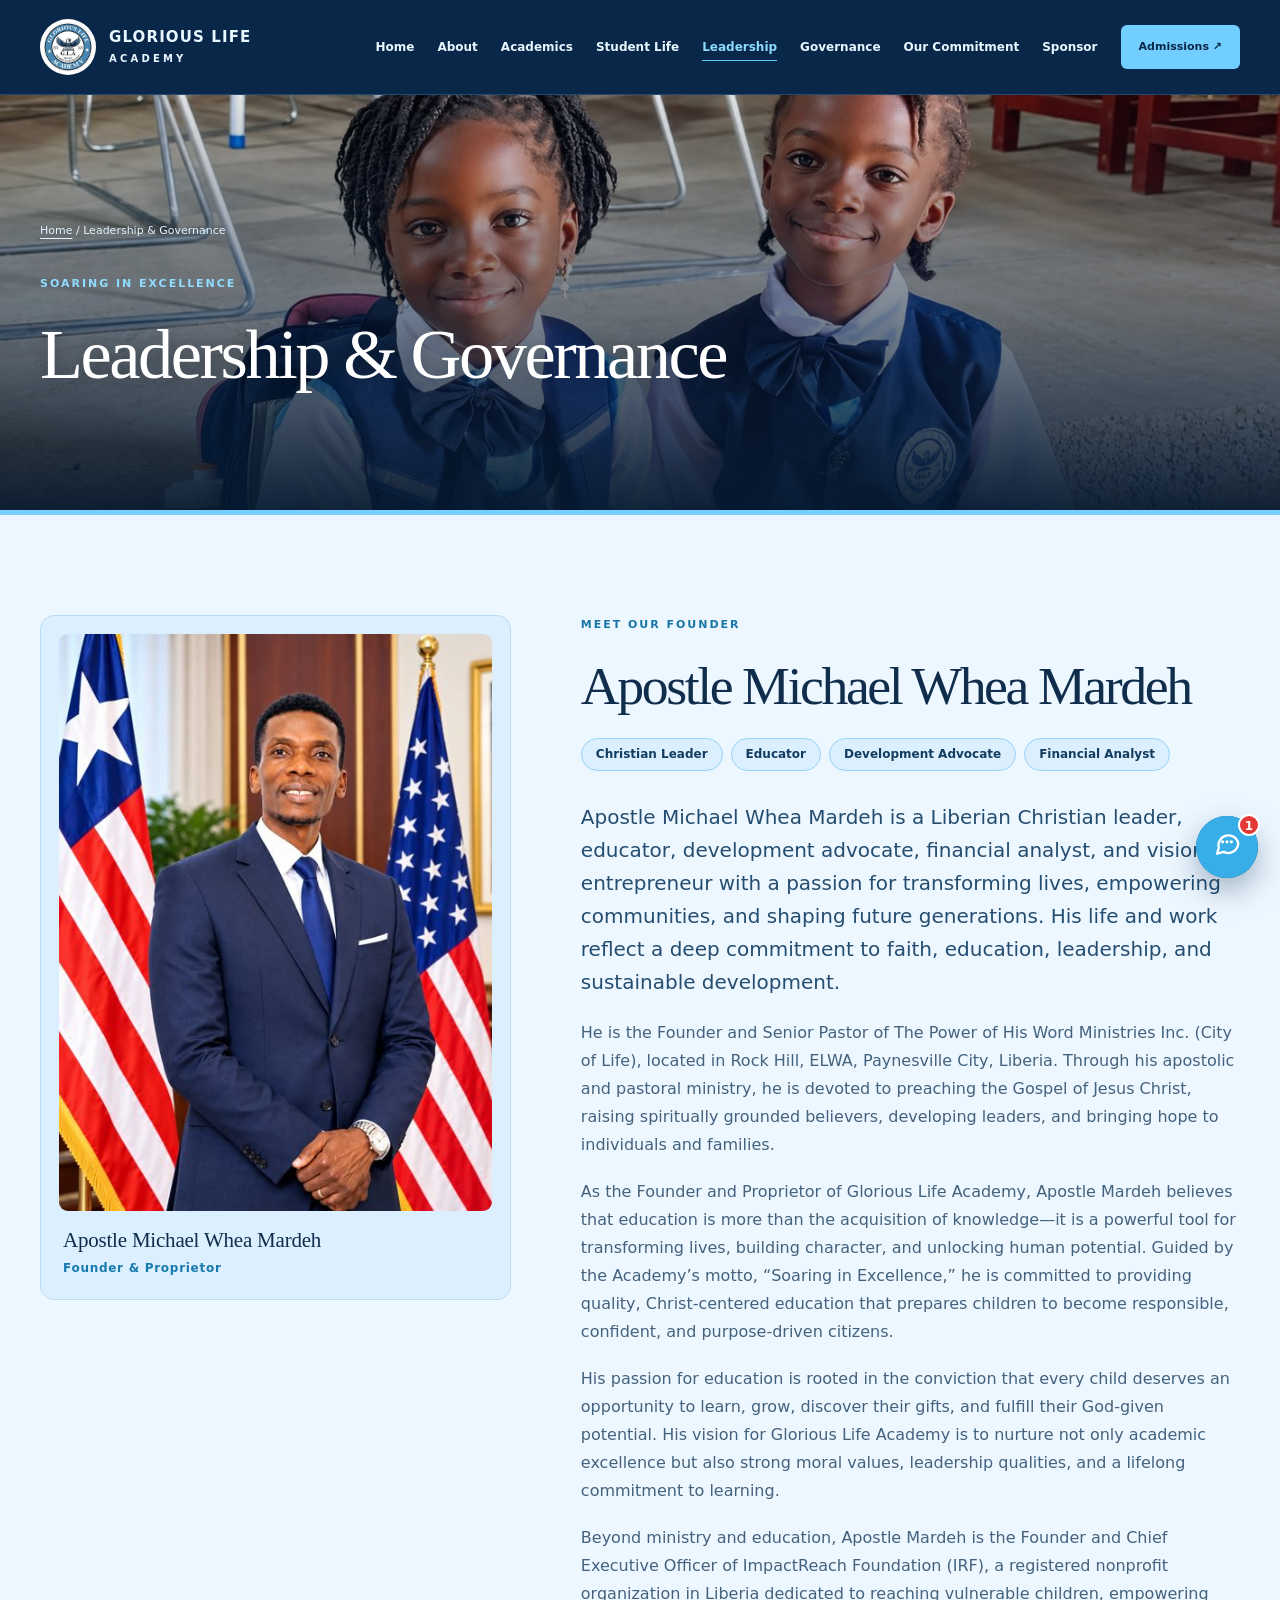
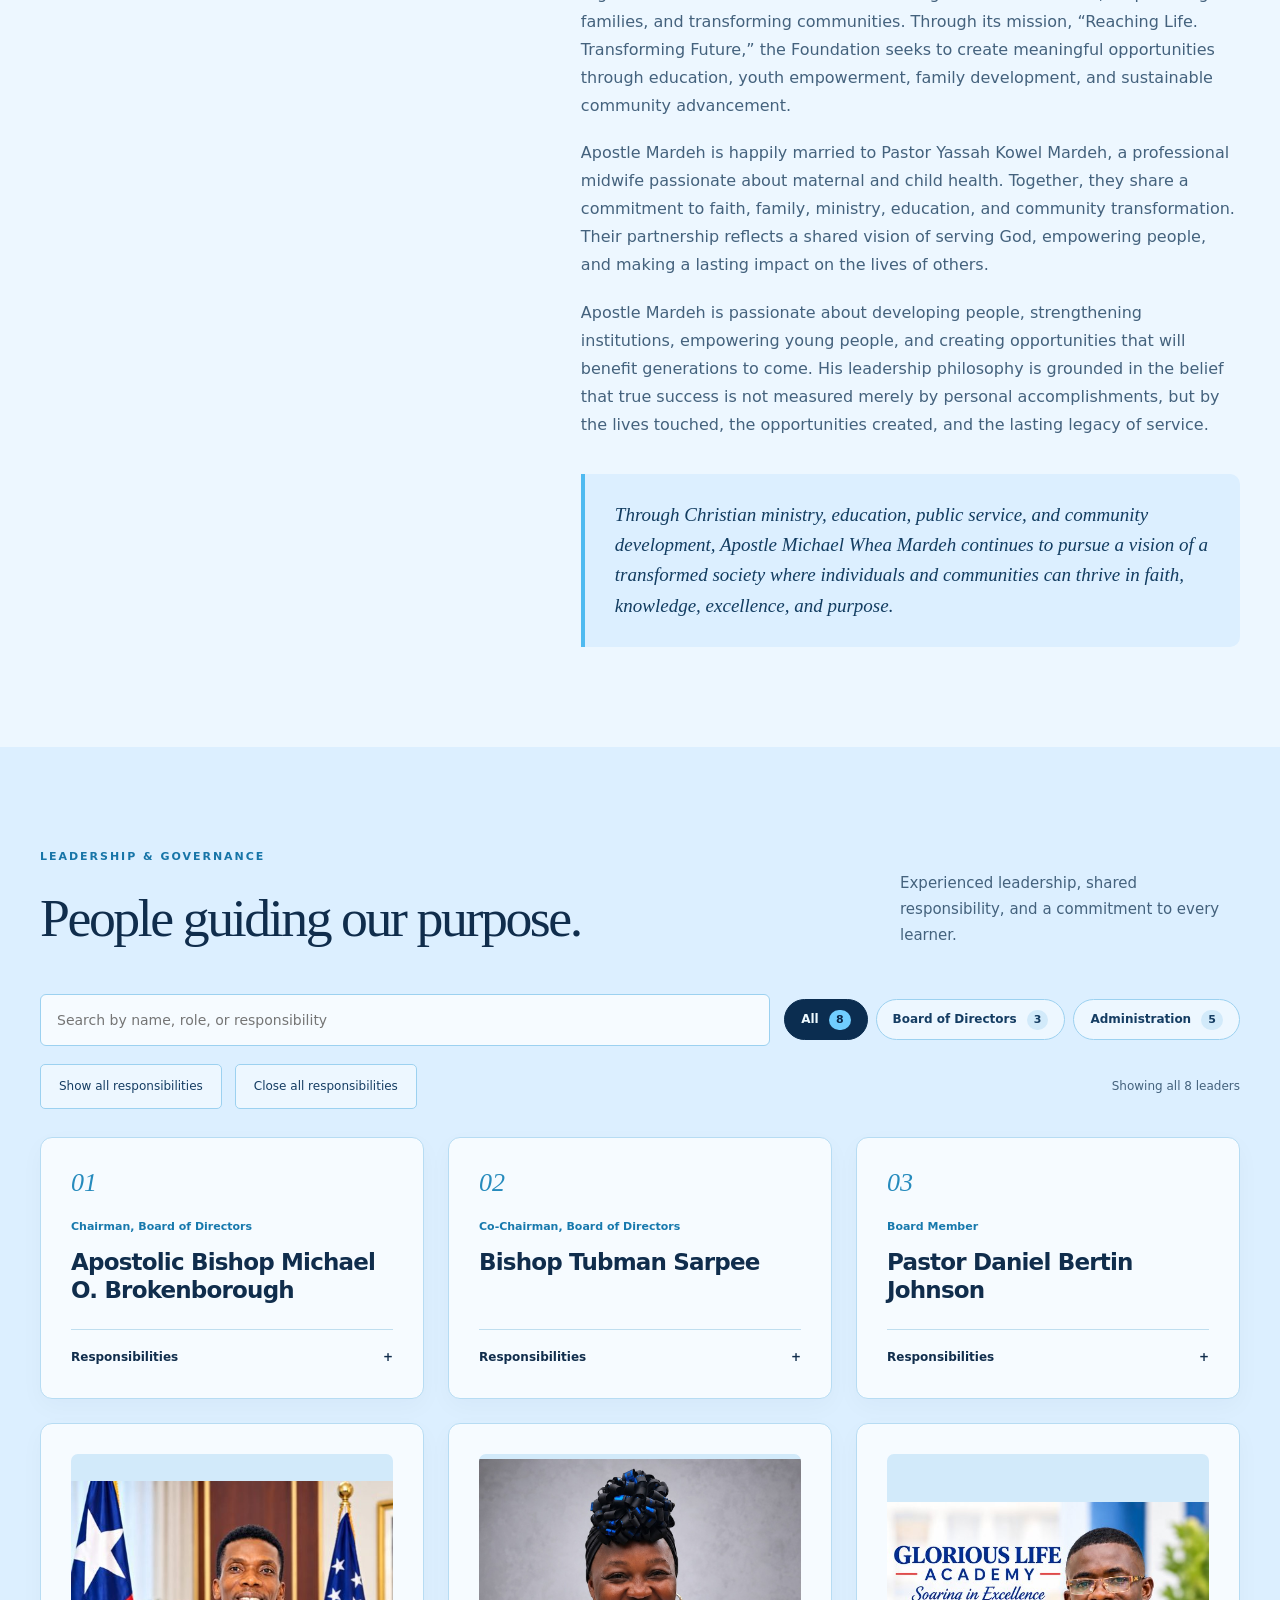
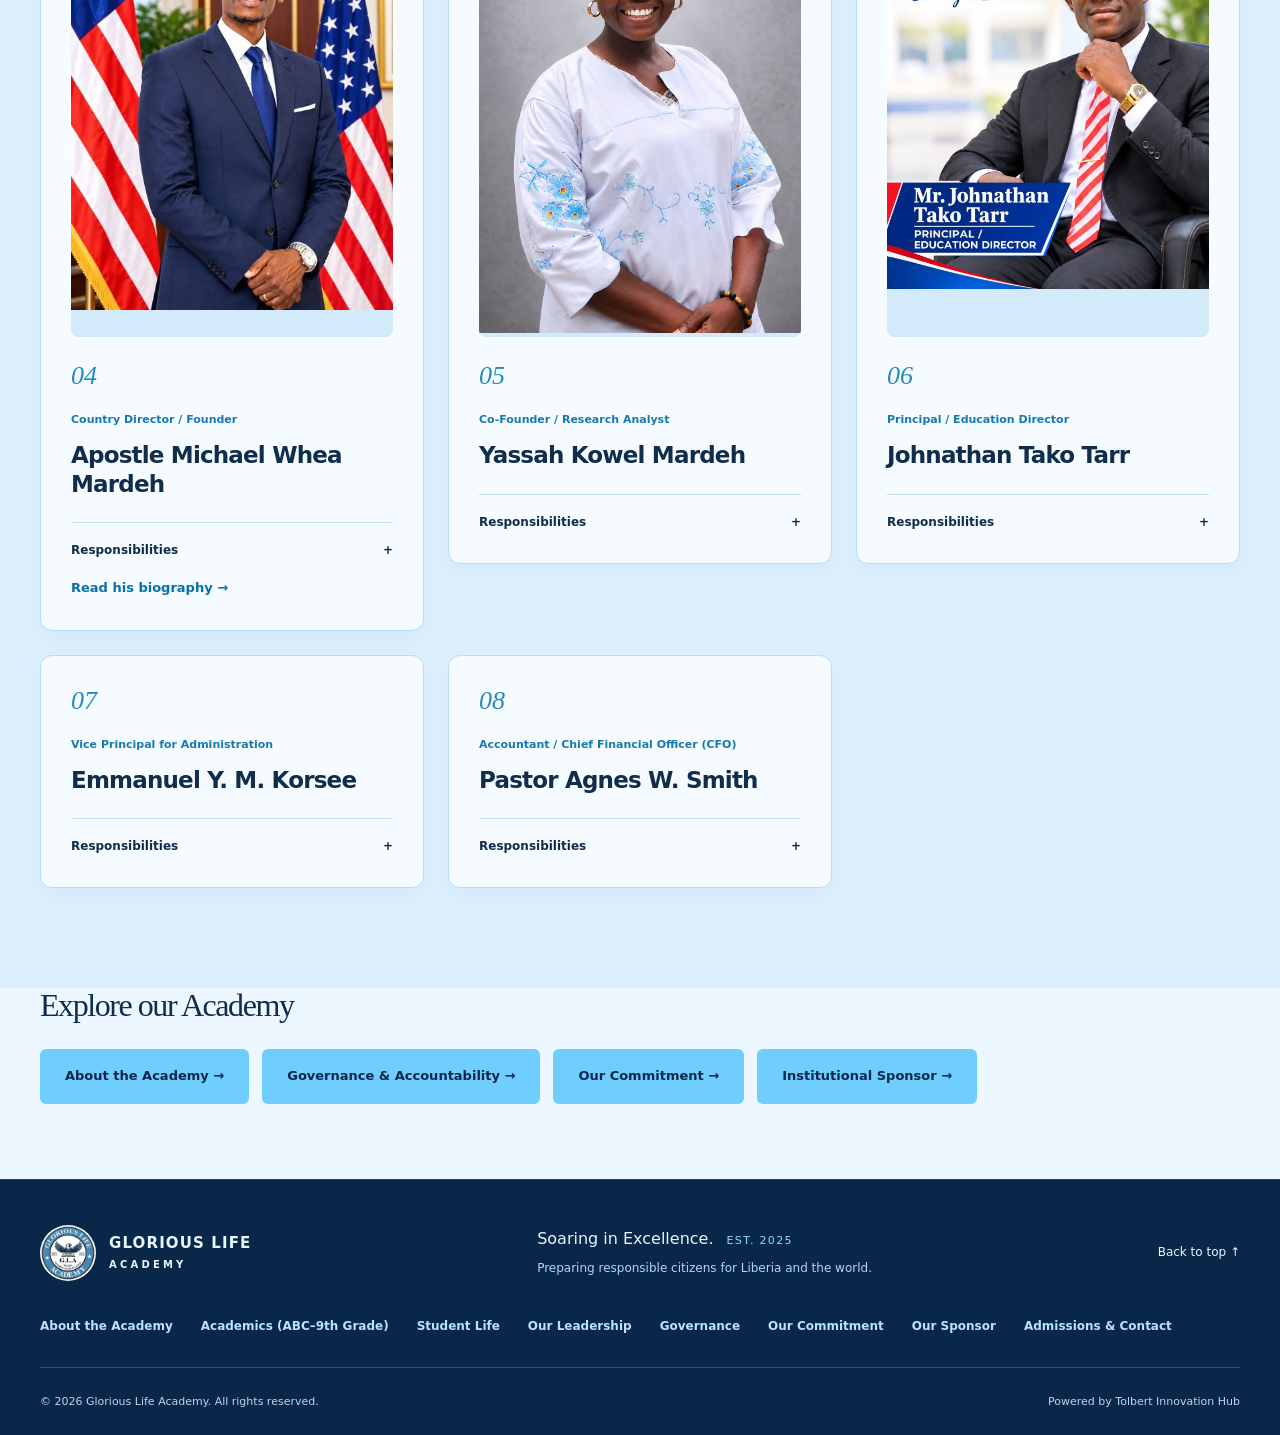
<file: leadership.html>
<!doctype html><html lang="en"><head><meta charset="utf-8"><meta name="viewport" content="width=device-width,initial-scale=1"><title>Leadership & Governance — Glorious Life Academy</title><meta name="description" content="Glorious Life Academy, Nursery (ABC) to 9th Grade: values-based education, academic excellence, strong character, and accountable leadership. Soaring in Excellence."><meta name="theme-color" content="#092749"><meta property="og:title" content="Leadership & Governance — Glorious Life Academy"><meta property="og:description" content="Developing the intellectual, moral, spiritual, and practical capacities of every learner."><meta property="og:type" content="website"><meta property="og:image" content="assets/photos/welcome-banner.jpg"><link rel="icon" href="assets/school-logo.jpg" type="image/jpeg"><link rel="stylesheet" href="styles.css?v=20261009-refresh18"><script src="script.js?v=20261009-refresh18" defer></script><script src="chatbot.js?v=20261009-refresh18" defer></script></head><body id="top"><a class="skip" href="#main">Skip to content</a><header><div class="container header-inner"><a class="brand" href="index.html"><img src="assets/school-logo.jpg" width="48" height="48" alt="Glorious Life Academy logo"><span>GLORIOUS LIFE<small>ACADEMY</small></span></a><button class="menu-toggle" aria-controls="navigation" aria-expanded="false">Menu <span aria-hidden="true">☰</span></button><nav id="navigation" aria-label="Main navigation"><a href="index.html">Home</a><a href="about.html">About</a><a href="academics.html">Academics</a><a href="gallery.html">Student Life</a><a aria-current="page" href="leadership.html">Leadership</a><a href="governance.html">Governance</a><a href="commitment.html">Our Commitment</a><a href="sponsor.html">Sponsor</a><a class="button small" href="admissions.html">Admissions ↗</a></nav></div><div class="reading-progress" aria-hidden="true"></div></header><main id="main"><section class="page-hero"><div class="container"><p class="breadcrumbs"><a href="index.html">Home</a> / Leadership & Governance</p><p class="eyebrow light">SOARING IN EXCELLENCE</p><h1>Leadership & Governance</h1></div></section><section class="section container founder" id="founder"><figure class="founder-portrait"><img src="assets/michael-whea-mardeh.jpg" alt="Apostle Michael Whea Mardeh, Founder and Proprietor of Glorious Life Academy" width="480" height="640" loading="lazy" decoding="async"><figcaption><strong>Apostle Michael Whea Mardeh</strong>Founder &amp; Proprietor</figcaption></figure><div class="founder-bio"><p class="eyebrow">MEET OUR FOUNDER</p><h2>Apostle Michael Whea Mardeh</h2><ul class="founder-titles" aria-label="Roles"><li>Christian Leader</li><li>Educator</li><li>Development Advocate</li><li>Financial Analyst</li></ul><p class="lead">Apostle Michael Whea Mardeh is a Liberian Christian leader, educator, development advocate, financial analyst, and visionary entrepreneur with a passion for transforming lives, empowering communities, and shaping future generations. His life and work reflect a deep commitment to faith, education, leadership, and sustainable development.</p><p>He is the Founder and Senior Pastor of The Power of His Word Ministries Inc. (City of Life), located in Rock Hill, ELWA, Paynesville City, Liberia. Through his apostolic and pastoral ministry, he is devoted to preaching the Gospel of Jesus Christ, raising spiritually grounded believers, developing leaders, and bringing hope to individuals and families.</p><p>As the Founder and Proprietor of Glorious Life Academy, Apostle Mardeh believes that education is more than the acquisition of knowledge—it is a powerful tool for transforming lives, building character, and unlocking human potential. Guided by the Academy’s motto, “Soaring in Excellence,” he is committed to providing quality, Christ-centered education that prepares children to become responsible, confident, and purpose-driven citizens.</p><p>His passion for education is rooted in the conviction that every child deserves an opportunity to learn, grow, discover their gifts, and fulfill their God-given potential. His vision for Glorious Life Academy is to nurture not only academic excellence but also strong moral values, leadership qualities, and a lifelong commitment to learning.</p><p>Beyond ministry and education, Apostle Mardeh is the Founder and Chief Executive Officer of ImpactReach Foundation (IRF), a registered nonprofit organization in Liberia dedicated to reaching vulnerable children, empowering families, and transforming communities. Through its mission, “Reaching Life. Transforming Future,” the Foundation seeks to create meaningful opportunities through education, youth empowerment, family development, and sustainable community advancement.</p><p>Apostle Mardeh is happily married to Pastor Yassah Kowel Mardeh, a professional midwife passionate about maternal and child health. Together, they share a commitment to faith, family, ministry, education, and community transformation. Their partnership reflects a shared vision of serving God, empowering people, and making a lasting impact on the lives of others.</p><p>Apostle Mardeh is passionate about developing people, strengthening institutions, empowering young people, and creating opportunities that will benefit generations to come. His leadership philosophy is grounded in the belief that true success is not measured merely by personal accomplishments, but by the lives touched, the opportunities created, and the lasting legacy of service.</p><blockquote class="founder-quote">Through Christian ministry, education, public service, and community development, Apostle Michael Whea Mardeh continues to pursue a vision of a transformed society where individuals and communities can thrive in faith, knowledge, excellence, and purpose.</blockquote></div></section><section class="tinted section" id="leadership"><div class="container"><div class="section-heading"><div><p class="eyebrow">LEADERSHIP &amp; GOVERNANCE</p><h2>People guiding our purpose.</h2></div><p>Experienced leadership, shared responsibility, and a commitment to every learner.</p></div><div class="directory-tools" role="search" aria-label="Leadership directory"><label class="directory-search"><span class="visually-hidden">Search by name, role, or responsibility</span><input id="leader-search" type="search" placeholder="Search by name, role, or responsibility" autocomplete="off"></label><div class="directory-filters" role="group" aria-label="Filter leadership"><button type="button" data-filter="all" aria-pressed="true">All <span>8</span></button><button type="button" data-filter="board" aria-pressed="false">Board of Directors <span>3</span></button><button type="button" data-filter="administration" aria-pressed="false">Administration <span>5</span></button></div></div><div class="leadership-controls"><button id="expand-leaders" type="button">Show all responsibilities</button><button id="collapse-leaders" type="button">Close all responsibilities</button><p id="leader-count" class="directory-count" role="status" aria-live="polite">Showing all 8 leaders</p></div><div class="leaders"><article data-group="board" class="leader"><span class="number">01</span><p class="role">Chairman, Board of Directors</p><h3>Apostolic Bishop Michael O. Brokenborough</h3><details><summary>Responsibilities <span aria-hidden="true">+</span></summary><p>Provides overall governance and strategic oversight of the Academy. The Chairman provides leadership to the Board, supports institutional accountability, and offers guidance on the Academy’s long-term development and sustainability.</p></details></article><article data-group="board" class="leader"><span class="number">02</span><p class="role">Co-Chairman, Board of Directors</p><h3>Bishop Tubman Sarpee</h3><details><summary>Responsibilities <span aria-hidden="true">+</span></summary><p>Supports the Chairman in providing governance, strategic direction, and institutional oversight. The Co-Chairman also contributes to strengthening partnerships, leadership development, and the Academy’s continued growth.</p></details></article><article data-group="board" class="leader"><span class="number">03</span><p class="role">Board Member</p><h3>Pastor Daniel Bertin Johnson</h3><details><summary>Responsibilities <span aria-hidden="true">+</span></summary><p>Serves as a member of the Board of Directors, working under the leadership and guidance of the Co-Chairman in matters assigned by the Board. He contributes to governance, institutional development, community engagement, and the Academy’s strategic objectives.</p></details></article><article data-group="administration" class="leader has-portrait"><img class="leader-portrait" src="assets/michael-whea-mardeh.jpg" alt="Apostle Michael Whea Mardeh, Country Director and Founder" width="480" height="640" loading="lazy" decoding="async"><span class="number">04</span><p class="role">Country Director / Founder</p><h3>Apostle Michael Whea Mardeh</h3><details><summary>Responsibilities <span aria-hidden="true">+</span></summary><p>Provides executive and institutional leadership for Glorious Life Academy. As Founder and Country Director, he oversees the Academy’s strategic vision, development initiatives, external relations, partnerships, institutional expansion, and implementation of Board-approved policies.</p></details><a class="founder-link" href="#founder">Read his biography →</a></article><article data-group="administration" class="leader has-portrait"><img class="leader-portrait" src="assets/yassah-kowel-mardeh-portrait-20261009.jpg" alt="Yassah Kowel Mardeh, Co-Founder and Research Analyst" width="480" height="708" loading="lazy" decoding="async"><span class="number">05</span><p class="role">Co-Founder / Research Analyst</p><h3>Yassah Kowel Mardeh</h3><details><summary>Responsibilities <span aria-hidden="true">+</span></summary><p>Supports the Academy’s institutional development through research, analysis, planning, and evidence-based recommendations. She contributes to educational research, program development, institutional improvement, and the identification of opportunities that strengthen the Academy’s impact and effectiveness.</p></details></article><article data-group="administration" class="leader has-portrait"><img class="leader-portrait" src="assets/johnathan-tako-tarr.jpg" alt="Johnathan Tako Tarr, Principal and Education Director" width="600" height="720" loading="lazy" decoding="async"><span class="number">06</span><p class="role">Principal / Education Director</p><h3>Johnathan Tako Tarr</h3><details><summary>Responsibilities <span aria-hidden="true">+</span></summary><p>Leads the Academy’s academic and educational operations. The Principal oversees teaching and learning, staff coordination, curriculum implementation, student development, academic standards, and the day-to-day educational administration of the Academy.</p></details></article><article data-group="administration" class="leader"><span class="number">07</span><p class="role">Vice Principal for Administration</p><h3>Emmanuel Y. M. Korsee</h3><details><summary>Responsibilities <span aria-hidden="true">+</span></summary><p>Supports the Principal in the effective administration and operation of the Academy. His responsibilities include administrative coordination, student affairs, staff support, institutional procedures, and other operational functions assigned by the Academy’s leadership.</p></details></article><article data-group="administration" class="leader"><span class="number">08</span><p class="role">Accountant / Chief Financial Officer (CFO)</p><h3>Pastor Agnes W. Smith</h3><details><summary>Responsibilities <span aria-hidden="true">+</span></summary><p>Provides financial management and accountability for the Academy. The Accountant/CFO oversees financial records, budgeting, financial reporting, internal controls, and responsible stewardship of institutional resources in accordance with the Academy’s policies and applicable requirements.</p></details></article></div><p id="leader-empty" class="directory-empty" hidden>No leaders match your search. <button type="button" id="leader-reset">Clear search</button></p></div></section><section class="container page-cta"><h2>Explore our Academy</h2><div class="related-pages"><a class="button" href="about.html">About the Academy →</a><a class="button" href="governance.html">Governance & Accountability →</a><a class="button" href="commitment.html">Our Commitment →</a><a class="button" href="sponsor.html">Institutional Sponsor →</a></div></section></main><footer><div class="container footer-top"><a class="brand" href="index.html"><img src="assets/school-logo.jpg" width="48" height="48" alt="Glorious Life Academy logo"><span>GLORIOUS LIFE<small>ACADEMY</small></span></a><p>Soaring in Excellence. <em class="est">Est. 2025</em><br><span>Preparing responsible citizens for Liberia and the world.</span></p><a href="#top" class="back-top">Back to top ↑</a></div><nav class="container footer-navigation" aria-label="Footer navigation"><a href="about.html">About the Academy</a><a href="academics.html">Academics (ABC–9th Grade)</a><a href="gallery.html">Student Life</a><a href="leadership.html">Our Leadership</a><a href="governance.html">Governance</a><a href="commitment.html">Our Commitment</a><a href="sponsor.html">Our Sponsor</a><a href="admissions.html">Admissions &amp; Contact</a></nav><div class="container footer-bottom"><p>© 2026 Glorious Life Academy. All rights reserved.</p><a href="https://tolbertinnovationhub.org" target="_blank" rel="noopener noreferrer">Powered by Tolbert Innovation Hub</a></div></footer></body></html>
</file>
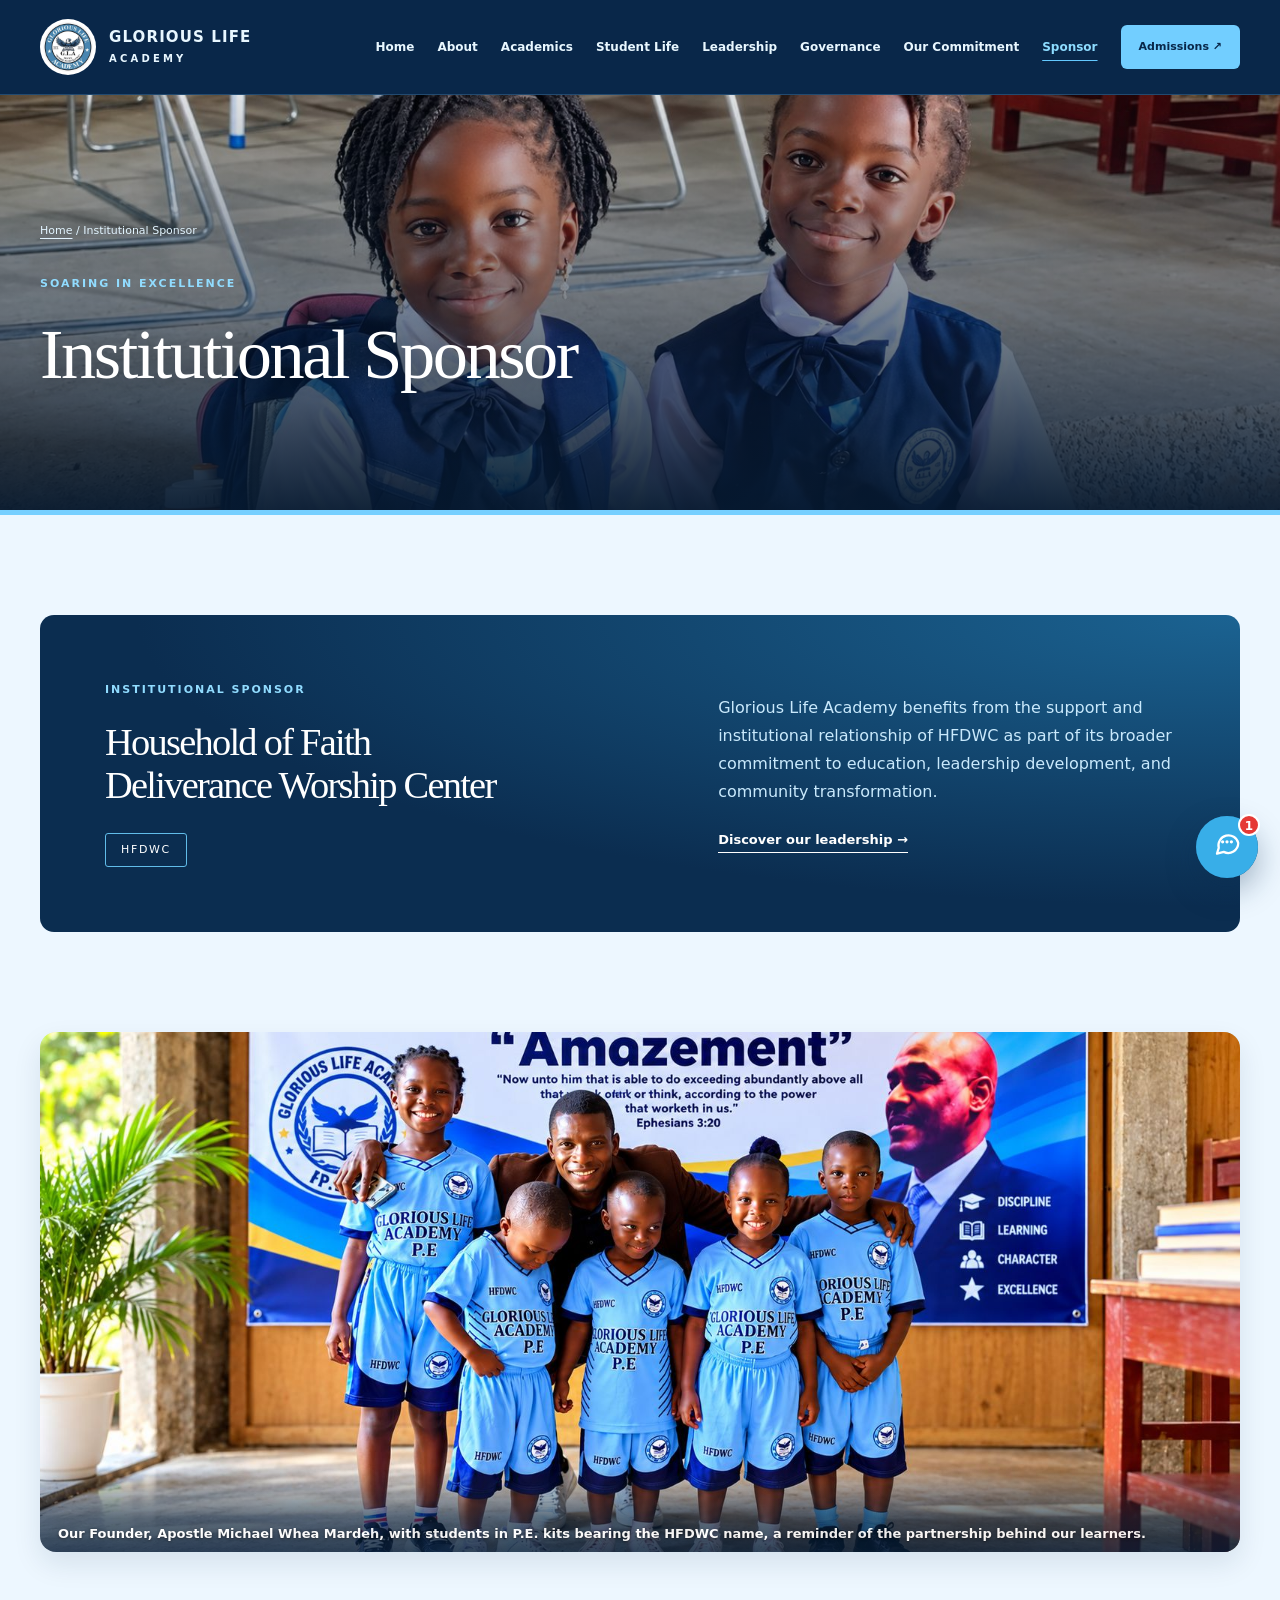
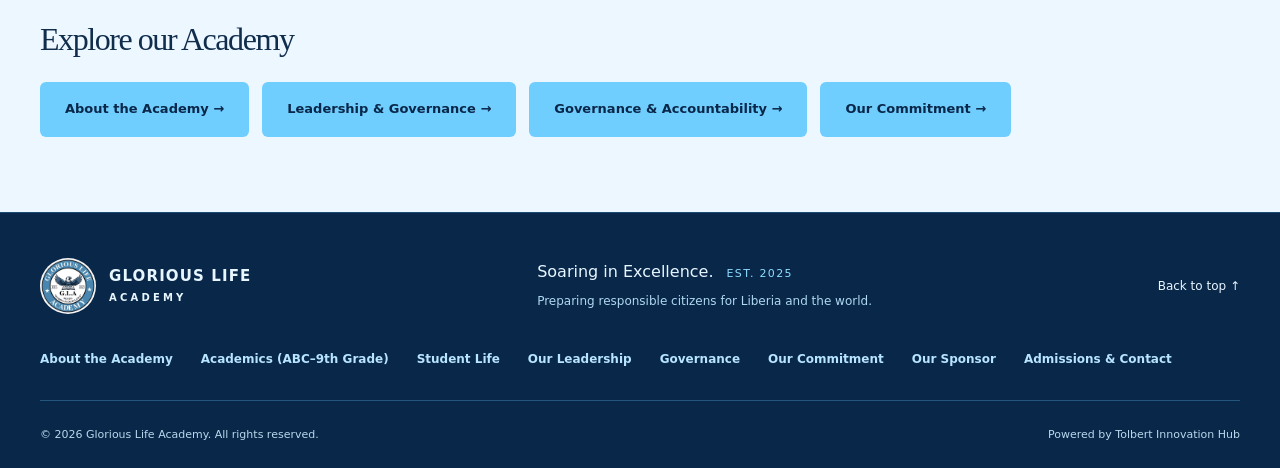
<file: sponsor.html>
<!doctype html><html lang="en"><head><meta charset="utf-8"><meta name="viewport" content="width=device-width,initial-scale=1"><title>Institutional Sponsor — Glorious Life Academy</title><meta name="description" content="Glorious Life Academy, Nursery (ABC) to 9th Grade: values-based education, academic excellence, strong character, and accountable leadership. Soaring in Excellence."><meta name="theme-color" content="#092749"><meta property="og:title" content="Institutional Sponsor — Glorious Life Academy"><meta property="og:description" content="Developing the intellectual, moral, spiritual, and practical capacities of every learner."><meta property="og:type" content="website"><meta property="og:image" content="assets/photos/welcome-banner.jpg"><link rel="icon" href="assets/school-logo.jpg" type="image/jpeg"><link rel="stylesheet" href="styles.css?v=20261009-refresh18"><script src="script.js?v=20261009-refresh18" defer></script><script src="chatbot.js?v=20261009-refresh18" defer></script></head><body id="top"><a class="skip" href="#main">Skip to content</a><header><div class="container header-inner"><a class="brand" href="index.html"><img src="assets/school-logo.jpg" width="48" height="48" alt="Glorious Life Academy logo"><span>GLORIOUS LIFE<small>ACADEMY</small></span></a><button class="menu-toggle" aria-controls="navigation" aria-expanded="false">Menu <span aria-hidden="true">☰</span></button><nav id="navigation" aria-label="Main navigation"><a href="index.html">Home</a><a href="about.html">About</a><a href="academics.html">Academics</a><a href="gallery.html">Student Life</a><a href="leadership.html">Leadership</a><a href="governance.html">Governance</a><a href="commitment.html">Our Commitment</a><a aria-current="page" href="sponsor.html">Sponsor</a><a class="button small" href="admissions.html">Admissions ↗</a></nav></div><div class="reading-progress" aria-hidden="true"></div></header><main id="main"><section class="page-hero"><div class="container"><p class="breadcrumbs"><a href="index.html">Home</a> / Institutional Sponsor</p><p class="eyebrow light">SOARING IN EXCELLENCE</p><h1>Institutional Sponsor</h1></div></section><section id="sponsor" class="section container"><div class="sponsor"><div><p class="eyebrow light">INSTITUTIONAL SPONSOR</p><h2>Household of Faith<br>Deliverance Worship Center</h2><span class="sponsor-tag">HFDWC</span></div><div><p>Glorious Life Academy benefits from the support and institutional relationship of HFDWC as part of its broader commitment to education, leadership development, and community transformation.</p><a class="text-link" href="leadership.html">Discover our leadership →</a></div></div></section><section class="container sponsor-photo"><figure class="gallery-item wide" data-category="pe"><a href="assets/photos/pe-class.jpg" data-lightbox data-caption="Our Founder, Apostle Michael Whea Mardeh, with our P.E. students"><img src="assets/photos/pe-class-sm.jpg" srcset="assets/photos/pe-class-sm.jpg 760w, assets/photos/pe-class.jpg 1600w" sizes="(max-width:1240px) 100vw, 1200px" alt="Founder Apostle Michael Whea Mardeh smiling with six Glorious Life Academy students in their sky-blue P.E. kits" width="1600" height="756" loading="lazy" decoding="async"><span class="zoom" aria-hidden="true">⤢</span></a><figcaption>Our Founder, Apostle Michael Whea Mardeh, with students in P.E. kits bearing the HFDWC name, a reminder of the partnership behind our learners.</figcaption></figure></section><section class="container page-cta"><h2>Explore our Academy</h2><div class="related-pages"><a class="button" href="about.html">About the Academy →</a><a class="button" href="leadership.html">Leadership & Governance →</a><a class="button" href="governance.html">Governance & Accountability →</a><a class="button" href="commitment.html">Our Commitment →</a></div></section></main><footer><div class="container footer-top"><a class="brand" href="index.html"><img src="assets/school-logo.jpg" width="48" height="48" alt="Glorious Life Academy logo"><span>GLORIOUS LIFE<small>ACADEMY</small></span></a><p>Soaring in Excellence. <em class="est">Est. 2025</em><br><span>Preparing responsible citizens for Liberia and the world.</span></p><a href="#top" class="back-top">Back to top ↑</a></div><nav class="container footer-navigation" aria-label="Footer navigation"><a href="about.html">About the Academy</a><a href="academics.html">Academics (ABC–9th Grade)</a><a href="gallery.html">Student Life</a><a href="leadership.html">Our Leadership</a><a href="governance.html">Governance</a><a href="commitment.html">Our Commitment</a><a href="sponsor.html">Our Sponsor</a><a href="admissions.html">Admissions &amp; Contact</a></nav><div class="container footer-bottom"><p>© 2026 Glorious Life Academy. All rights reserved.</p><a href="https://tolbertinnovationhub.org" target="_blank" rel="noopener noreferrer">Powered by Tolbert Innovation Hub</a></div></footer></body></html>
</file>
<file: styles.css>
*{box-sizing:border-box}html{scroll-behavior:smooth;scroll-padding-top:100px}body{margin:0;background:#edf7ff;color:#102d4c;font:16px/1.75 system-ui,-apple-system,"Segoe UI",sans-serif}a{color:inherit;text-decoration:none}button{font:inherit}img{max-width:100%}p{margin:0 0 1.2rem;color:#44627d}h1,h2,h3{margin:0;line-height:1.12;letter-spacing:-.035em}h1,h2{font-family:Georgia,serif;font-weight:400}h2{font-size:clamp(34px,4.2vw,58px)}h3{font-size:22px;font-weight:650}a:focus-visible,button:focus-visible,summary:focus-visible{outline:3px solid #38aee8;outline-offset:5px}.container{width:min(1200px,calc(100% - 64px));margin:auto}.section{padding:100px 0}.eyebrow{color:#1775a8;font-size:11px;font-weight:750;letter-spacing:.18em;margin-bottom:22px}.light{color:#91dcff}.lead{font-size:20px;line-height:1.65;color:#254d70}.narrow{max-width:700px;margin-top:25px}
header{position:sticky;top:0;z-index:30;background:#edf7fff5;backdrop-filter:blur(16px);border-bottom:1px solid #c9e5f5}.header-inner{min-height:94px;display:flex;align-items:center;justify-content:space-between;gap:25px}.brand{display:flex;align-items:center;gap:13px;color:#092749;font-size:15px;letter-spacing:.075em;font-weight:800;line-height:1.25}.brand img{width:56px;height:56px;object-fit:contain;border-radius:50%}.brand small{display:block;font-size:10px;letter-spacing:.32em;margin-top:6px}nav{display:flex;align-items:center;gap:23px;font-size:12px;font-weight:650}nav a{transition:color .2s}nav a:hover{color:#1488c4}nav a[aria-current=page]:not(.button){color:#087ab8;text-decoration:underline;text-underline-offset:9px;text-decoration-color:#63c9ff}.button{display:inline-flex;align-items:center;justify-content:center;gap:24px;padding:16px 25px;border-radius:6px;background:#70ceff;color:#092749;font-size:13px;font-weight:750;transition:background .2s,transform .2s}.button:hover{background:#a6e2ff;transform:translateY(-2px)}.small{padding:12px 18px;background:#0b2d50;color:white;font-size:11px}.small:hover{background:#174c79}.menu-toggle{display:none}.text-link{font-size:13px;font-weight:700;border-bottom:1px solid currentColor;padding-bottom:5px}
.hero.hero-students{position:relative;display:flex;align-items:flex-end;min-height:690px;color:white;background:#071e37 url("assets/academy-students.jpg") center 35%/cover no-repeat}.hero:before{content:"";position:absolute;inset:0;background:linear-gradient(0deg,rgba(5,24,46,.96),rgba(5,24,46,.55) 36%,transparent 78%)}.hero-content{position:relative;padding:310px 0 65px}.hero h1{font-size:clamp(56px,6vw,86px);line-height:1.02;text-shadow:0 2px 20px #0002;max-width:900px}.hero h1 br{display:none}.hero h1 em{font-weight:400;color:#83d6ff}.hero .eyebrow{margin-bottom:18px}.hero-description{font-size:19px;color:#e6f6ff;max-width:570px;margin:22px 0 28px}.hero-actions{display:flex;align-items:center;gap:30px;flex-wrap:wrap}.hero-note{color:#afd4ec;font-size:11px;letter-spacing:.04em;margin:27px 0 0}.hero-art,.hero-lines{display:none}.values-strip{background:#bce7ff;border-bottom:1px solid #96d3f5;padding:25px 0}.values-strip .container{display:flex;justify-content:space-between;gap:18px;font-size:12px;font-weight:650;color:#123c60}.values-strip span:before{content:"✦";color:#1686bf;margin-right:12px}.intro{display:grid;grid-template-columns:1fr 1fr;gap:80px}.intro h2{max-width:520px}.tinted{background:#dcefff}.section-heading{display:flex;justify-content:space-between;align-items:flex-end;gap:45px;margin-bottom:45px}.section-heading>p{max-width:340px;font-size:15px;margin:0}.group-title{font-size:13px;letter-spacing:.08em;text-transform:uppercase;margin:0 0 25px;color:#2d6a94}.leaders{display:grid;grid-template-columns:repeat(3,minmax(0,1fr));gap:24px}.leader{background:#edf7ff;border:1px solid #b7dcf3;border-radius:12px;padding:30px;display:flex;flex-direction:column;min-width:0;transition:box-shadow .2s,transform .2s}.leader:hover{box-shadow:0 15px 35px #0927490c;transform:translateY(-3px)}.number{font:italic 26px Georgia,serif;color:#268bbd}.role{font-size:11px;line-height:1.6;font-weight:750;color:#1779ad;margin:20px 0 12px}.leader h3{font-size:23px;line-height:1.25;margin-bottom:24px}.leader details{margin-top:auto;border-top:1px solid #bfdeef;padding-top:17px}.leader summary{display:flex;justify-content:space-between;gap:15px;cursor:pointer;list-style:none;font-size:12px;font-weight:650}.leader summary::-webkit-details-marker{display:none}.leader details[open] summary span{transform:rotate(45deg)}.leader details p{margin:16px 0 0;font-size:14px}.leader-portrait{display:block;width:100%;height:auto;aspect-ratio:2/3;object-fit:contain;border-radius:7px;background:#d2eafa;margin-bottom:24px}.has-portrait{align-self:start}.home-leaders .number{display:none}.section-link{display:inline-block;margin-top:35px;color:#086fa8}.governance-grid{display:grid;grid-template-columns:repeat(4,minmax(0,1fr));gap:22px}.governance-grid article{padding:28px 24px;border-top:2px solid #44b6ef;background:#dcefff;border-radius:0 0 10px 10px}.governance-grid h3{font-size:20px;margin:23px 0 16px}.governance-grid p{font-size:14px;margin:0}.commitments{padding:0;margin:38px 0 0;list-style:none;display:grid;grid-template-columns:repeat(3,minmax(0,1fr));gap:26px}.commitments li{display:flex;gap:14px;font-size:14px;align-items:flex-start;padding-top:20px;border-top:1px solid #badcf0}.commitments span{flex-shrink:0;color:#137eaf;font-weight:800}.sponsor{display:grid;grid-template-columns:1.2fr 1fr;gap:65px;align-items:center;background:#0b2d50;border-radius:14px;padding:65px;color:white}.sponsor h2{font-size:clamp(30px,3vw,43px)}.sponsor p:not(.eyebrow){color:#c9e9fc}.sponsor-tag{display:inline-block;border:1px solid #61bce9;border-radius:3px;padding:6px 15px;font-size:11px;letter-spacing:.15em;margin-top:26px}
.page-hero{position:relative;overflow:hidden;color:white;background:radial-gradient(ellipse at 90% 100%,#2875a4,#092749 65%);padding:55px 0 80px;border-bottom:5px solid #76cfff}.page-hero h1{font-size:clamp(40px,5.5vw,72px);max-width:1000px}.breadcrumbs{font-size:11px;color:#c6eaff;margin-bottom:34px}.breadcrumbs a{text-decoration:underline;text-underline-offset:4px}.page-cta{padding-bottom:75px}.page-cta h2{font-size:32px;margin-bottom:25px}.related-pages,.leadership-controls{display:flex;flex-wrap:wrap;gap:13px}.leadership-controls{margin-bottom:28px}.leadership-controls button{border:1px solid #9cd1f0;background:#edf7ff;border-radius:5px;padding:11px 18px;color:#153d63;font-size:12px;cursor:pointer}footer{background:#092749;border-top:1px solid #194b74;padding-top:45px}.footer-top{display:flex;justify-content:space-between;align-items:center;gap:35px;padding-bottom:35px}.footer-top p{font-size:16px;margin:0;color:#153d63}.footer-top p span{font-size:12px;color:#b5d8ed}.back-top{font-size:12px}.footer-bottom{border-top:1px solid #24567d;padding:24px 0;display:flex;justify-content:space-between;gap:25px;font-size:11px;color:#b7d9ed}.footer-bottom p{margin:0}.skip{position:fixed;top:-100px;left:20px;background:white;padding:12px;z-index:100}.skip:focus{top:12px}
@media(max-width:1050px){nav{gap:15px;font-size:11px}.leaders,.governance-grid{grid-template-columns:repeat(2,minmax(0,1fr))}.home-leaders{grid-template-columns:repeat(3,minmax(0,1fr))}.home-leaders .leader{padding:20px}.home-leaders h3{font-size:19px}.intro{gap:45px}}
@media(max-width:900px){.menu-toggle{display:block;border:1px solid #a8d5ef;background:transparent;border-radius:5px;padding:10px 15px;font-size:12px}nav{display:none;position:absolute;left:0;right:0;top:94px;background:#edf7ff;padding:20px 32px 28px;box-shadow:0 18px 24px #2b17351a;flex-direction:column;align-items:stretch;gap:0}nav.open{display:flex}nav>a{padding:12px 0;font-size:14px}nav>.button{padding:13px 20px;margin-top:12px}.section-heading{align-items:flex-start;flex-direction:column;gap:24px}.section-heading>p{max-width:600px}.commitments{grid-template-columns:repeat(2,minmax(0,1fr))}.sponsor{padding:42px;gap:35px}.hero.hero-students{min-height:620px}.hero-content{padding-top:280px;padding-bottom:45px}}
@media(max-width:600px){.container{width:calc(100% - 36px)}.header-inner{min-height:78px}.brand{font-size:12px;gap:10px}.brand img{width:44px;height:44px}.brand small{font-size:9px}nav{top:78px;padding:16px 18px 24px}.section{padding:65px 0}.hero.hero-students{min-height:660px;background-size:auto 350px;background-position:center top}.hero:before{background:linear-gradient(0deg,#071e37 0%,#071e37 43%,rgba(7,30,55,.18) 70%,transparent 100%)}.hero-content{padding-top:325px;padding-bottom:38px}.hero h1{font-size:49px;max-width:360px}.hero h1 em{display:block}.hero-description{font-size:16px;margin:20px 0 25px}.hero-actions{align-items:flex-start;flex-direction:column;gap:22px}.hero .eyebrow{font-size:10px;margin-bottom:14px}.values-strip{padding:20px 0}.values-strip .container{display:grid;grid-template-columns:1fr 1fr;font-size:10px;gap:16px 10px}.values-strip span:before{margin-right:7px}.intro,.leaders,.home-leaders,.governance-grid,.commitments,.sponsor{grid-template-columns:1fr}.intro{gap:28px}.lead{font-size:18px}.leader,.home-leaders .leader{padding:25px}.home-leaders h3{font-size:23px}.sponsor{padding:32px;gap:28px}.footer-top{flex-direction:column;align-items:flex-start;gap:25px}.footer-bottom{flex-direction:column;gap:12px}.page-hero{padding:35px 0 50px}.page-hero h1{font-size:43px}.breadcrumbs{margin-bottom:25px}.related-pages{flex-direction:column}.leadership-controls button{flex:1}.section-heading{margin-bottom:30px}}
@media(prefers-reduced-motion:reduce){html{scroll-behavior:auto}*{transition:none!important}}

/* Shared academy photograph on interior page heroes */
.page-hero{
 background-image:linear-gradient(0deg,rgba(5,24,46,.95) 0%,rgba(5,24,46,.55) 45%,rgba(5,24,46,.12) 100%),url("assets/academy-students.jpg");
 background-size:cover;
 background-position:center 35%;
 min-height:420px;
 display:flex;
 align-items:flex-end;
 padding:65px 0 55px;
}
.page-hero .container{position:relative}
.page-hero h1{text-shadow:0 2px 18px rgba(0,0,0,.25)}
.page-hero .breadcrumbs{color:#e2f4ff}
@media(max-width:600px){
 .page-hero{
  min-height:430px;
  background-color:#071e37;
  background-image:linear-gradient(0deg,#071e37 0%,rgba(7,30,55,.9) 28%,rgba(7,30,55,.1) 68%,transparent 100%),url("assets/academy-students.jpg");
  background-size:100% 100%,auto 300px;
  background-position:center,center top;
  background-repeat:no-repeat;
  padding:225px 0 35px;
 }
 .page-hero .breadcrumbs{margin-bottom:18px}
 .page-hero .eyebrow{margin-bottom:14px}
 .page-hero h1{font-size:38px}
}

/* Navy and sky blue identity */
footer .brand,footer .footer-top p,footer .back-top{color:#e7f6ff}footer .footer-top p span{color:#afd8f1}footer .footer-bottom p{color:#b7d9ed}.leader{background:#f6fbff}.button.small{background:#0b2d50;color:#fff}.values-strip{color:#123c60}

/* Academy editorial refresh */
header{background:#092749;color:#e8f7ff;border-bottom-color:#224a70}
header .brand{color:#e8f7ff}header .brand img{background:white;padding:3px}
header nav a[aria-current=page]:not(.button){color:#8ddcff}
header .button.small{background:#72ceff;color:#092749}
header .menu-toggle{color:#e8f7ff;border-color:#4d7fa5}
header.scrolled{box-shadow:0 8px 25px #05244126}
.reading-progress{position:absolute;bottom:-2px;left:0;height:3px;width:100%;background:#70ceff;transform:scaleX(0);transform-origin:left;pointer-events:none}
.hero .eyebrow{display:inline-block;border:1px solid #9cdcff70;background:#08253b66;border-radius:30px;padding:7px 14px;font-size:10px}
.hero .hero-note{padding-left:16px;border-left:2px solid #70ceff}
h2{letter-spacing:-.045em}.section-heading h2{max-width:760px}
.intro{position:relative}.intro:before{content:"";position:absolute;top:60px;left:0;width:65px;height:4px;background:#4fbaf0}
.pillar-layout{display:grid;grid-template-columns:1fr 1.25fr;gap:30px}.pillar-tabs{display:flex;flex-direction:column;gap:12px}
.pillar-tabs button{display:flex;align-items:center;gap:20px;text-align:left;border:1px solid #a6d3ee;border-radius:10px;background:#dcefff;color:#38678b;padding:22px;cursor:pointer;font-size:12px}
.pillar-tabs button span{flex:1;font-size:17px;font-weight:650;color:#123c60}
.pillar-tabs button[aria-selected=true]{background:#0b2d50;color:#8ad8ff;border-color:#0b2d50}.pillar-tabs button[aria-selected=true] span{color:#eefaff}
.pillar-panels{background:linear-gradient(135deg,#bce7ff,#dcefff);border:1px solid #9dd4f2;border-radius:14px;padding:48px;display:flex;align-items:center}
.pillar-panels article{width:100%}.pillar-panels [hidden]{display:none}.pillar-panels h3{font:400 clamp(30px,3.4vw,43px)/1.15 Georgia,serif;margin-bottom:22px}.pillar-panels p{max-width:500px}
.academy-explore{padding-top:20px}.leader{box-shadow:0 8px 25px #09274908}.governance-grid article{transition:background .2s}.governance-grid article:hover{background:#c4e7ff}
.sponsor{position:relative;overflow:hidden;background:radial-gradient(ellipse at top right,#1b6392,#0b2d50 65%)}
.footer-navigation{display:flex;flex-wrap:wrap;gap:12px 28px;padding:0 0 30px;font-size:12px;color:#b7e4ff}
.footer-navigation a:hover{text-decoration:underline;text-underline-offset:5px}
@media(max-width:900px){header nav{background:#092749}.pillar-layout{grid-template-columns:1fr}.pillar-tabs{display:grid;grid-template-columns:1fr 1fr}.pillar-tabs button{padding:18px;gap:12px}.pillar-tabs button span{font-size:14px}}
@media(max-width:600px){.pillar-panels{padding:28px}.pillar-tabs{grid-template-columns:1fr}.pillar-tabs button{padding:18px}.intro:before{top:34px}.academy-explore{padding-top:0}.footer-navigation{gap:16px 22px}}

.footer-navigation{position:static;box-shadow:none;background:transparent;flex-direction:row;align-items:center}.footer-navigation>a{font-size:12px;padding:0}.footer-navigation{display:flex}

/* Leadership directory */
.visually-hidden{position:absolute;width:1px;height:1px;overflow:hidden;clip:rect(0 0 0 0);white-space:nowrap}
.directory-tools{display:flex;flex-wrap:wrap;align-items:center;gap:14px;margin-bottom:18px}
.directory-search{flex:1 1 320px}
.directory-search input{width:100%;border:1px solid #9cd1f0;border-radius:6px;background:#f6fbff;color:#102d4c;padding:13px 16px;font:inherit;font-size:14px}
.directory-search input:focus-visible{outline:3px solid #38aee8;outline-offset:2px}
.directory-filters{display:flex;flex-wrap:wrap;gap:8px}
.directory-filters button{border:1px solid #9cd1f0;background:#edf7ff;border-radius:30px;padding:9px 16px;color:#153d63;font-size:12px;font-weight:650;cursor:pointer}
.directory-filters button span{display:inline-block;margin-left:6px;padding:0 7px;border-radius:20px;background:#d2eafa;font-size:11px}
.directory-filters button[aria-pressed=true]{background:#0b2d50;border-color:#0b2d50;color:#eefaff}
.directory-filters button[aria-pressed=true] span{background:#70ceff;color:#092749}
.leadership-controls{align-items:center}
.directory-count{margin:0 0 0 auto;font-size:12px;color:#44627d}
.leader[hidden]{display:none}
.directory-empty{padding:30px;border:1px dashed #9cd1f0;border-radius:12px;text-align:center}
.directory-empty button{border:0;background:none;color:#087ab8;text-decoration:underline;cursor:pointer}
@media(max-width:600px){.directory-count{margin:4px 0 0;width:100%}}

/* Scroll reveal */
.reveal{opacity:0;transform:translateY(18px);transition:opacity .6s ease,transform .6s ease}
.reveal.revealed{opacity:1;transform:none}
.leader.reveal.revealed:hover{transform:translateY(-3px)}

/* Not found page */
.not-found{text-align:center;padding:120px 0}
.not-found .lead{max-width:560px;margin:25px auto 35px}
.not-found .related-pages{justify-content:center}

/* ABC to 9th Grade: playful school animations */
.hero-floaters{position:absolute;inset:0;overflow:hidden;pointer-events:none}
.floater{position:absolute;display:grid;place-items:center;width:58px;height:58px;border-radius:16px;background:#70ceff26;border:1px solid #9cdcff55;color:#bfe9ff;font:700 26px Georgia,serif;backdrop-filter:blur(3px);animation:float 9s ease-in-out infinite;opacity:.85}
.floater.f0{top:9%;right:3%}.floater.f1{top:33%;right:4%;animation-delay:-2s;width:46px;height:46px;font-size:21px}.floater.f2{top:10%;left:3%;animation-delay:-4s}
.floater.f3{top:58%;right:3%;animation-delay:-1s;border-radius:50%;width:44px;height:44px;font-size:20px;color:#ffe08a}.floater.f4{top:30%;left:4%;animation-delay:-5s;border-radius:50%;width:40px;height:40px;font-size:18px;color:#ffe08a}.floater.f5{top:6%;left:16%;animation-delay:-3s;border-radius:50%;width:42px;height:42px;font-size:19px;color:#ffe08a}
.floater.f6{top:20%;right:13%;animation-delay:-6s;width:38px;height:38px;font-size:17px;color:#ffe08a;background:none;border:0}.floater.f7{top:76%;right:8%;animation-delay:-7s;width:42px;height:42px;font-size:19px}.floater.f8{top:48%;right:12%;animation-delay:-3.5s;width:36px;height:36px;font-size:16px;border-radius:50%}
@keyframes float{0%,100%{transform:translateY(0) rotate(-6deg)}50%{transform:translateY(-22px) rotate(6deg)}}
.hero-content>*{animation:rise .9s cubic-bezier(.2,.7,.2,1) both}
.hero-content>:nth-child(2){animation-delay:.12s}.hero-content>:nth-child(3){animation-delay:.24s}.hero-content>:nth-child(4){animation-delay:.36s}.hero-content>:nth-child(5){animation-delay:.48s}
@keyframes rise{from{opacity:0;transform:translateY(26px)}to{opacity:1;transform:none}}
.hero h1 em{background:linear-gradient(90deg,#83d6ff,#ffe08a,#83d6ff);background-size:200% 100%;-webkit-background-clip:text;background-clip:text;color:transparent;animation:shimmer 6s linear infinite}
@keyframes shimmer{to{background-position:-200% 0}}

.journey{background:linear-gradient(180deg,#edf7ff,#dcefff);overflow:hidden}
.journey-stats{display:flex;flex-wrap:wrap;gap:16px;margin:10px 0 40px}
.journey-stats div{flex:1 1 180px;background:#f6fbff;border:1px solid #b7dcf3;border-radius:14px;padding:20px 24px}
.journey-stats strong{display:block;font:400 44px/1 Georgia,serif;color:#0b2d50}
.journey-stats strong em{font-style:normal;color:#38aee8;margin:0 6px}
.journey-stats span{font-size:12px;font-weight:650;letter-spacing:.06em;text-transform:uppercase;color:#2d6a94}
.journey-track{position:relative}
.journey-path{position:absolute;left:0;right:0;top:-10px;width:100%;height:120px;z-index:0}
.journey-path path{fill:none;stroke:#70ceff;stroke-width:3;stroke-dasharray:10 10;stroke-linecap:round}
.stage-grid{position:relative;z-index:1;display:grid;grid-template-columns:repeat(4,minmax(0,1fr));gap:20px;padding-top:40px}
.stage-card{display:flex;flex-direction:column;background:#fff;border:1px solid #b7dcf3;border-radius:18px;padding:26px 24px;box-shadow:0 10px 30px #0927490d;transition:transform .3s cubic-bezier(.2,.8,.3,1.4),box-shadow .3s}
.stage-card:nth-child(2){margin-top:30px}.stage-card:nth-child(3){margin-top:10px}.stage-card:nth-child(4){margin-top:-15px}
.stage-card:hover{transform:translateY(-8px) rotate(-.6deg);box-shadow:0 22px 40px #0927491f}
.stage-card:hover .stage-badge{animation:wiggle .6s ease}
.stage-card h3{font-size:21px;margin:6px 0 4px}
.stage-card p{font-size:14px;margin:0 0 14px}
.stage-card .stage-classes{font-weight:700;color:#1779ad;font-size:12px}
.stage-step{font-size:11px;font-weight:750;letter-spacing:.14em;text-transform:uppercase;color:#6a8aa6;margin-top:18px}
.stage-more{margin-top:auto;font-size:13px;font-weight:700;color:#087ab8}
.stage-badge{display:grid;place-items:center;flex-shrink:0;width:58px;height:58px;border-radius:16px;background:linear-gradient(135deg,#0b2d50,#1d6aa0);color:#ffe08a;font:700 18px Georgia,serif;box-shadow:0 8px 18px #0b2d5033}
.stage-card:nth-child(2) .stage-badge{background:linear-gradient(135deg,#1779ad,#38aee8);color:#fff}
.stage-card:nth-child(3) .stage-badge{background:linear-gradient(135deg,#2a8fc4,#70ceff);color:#0b2d50}
.stage-card:nth-child(4) .stage-badge{background:linear-gradient(135deg,#092749,#2875a4);color:#ffe08a}
@keyframes wiggle{0%,100%{transform:rotate(0)}25%{transform:rotate(-12deg) scale(1.08)}75%{transform:rotate(10deg) scale(1.08)}}
.journey-cta{margin-top:40px}

/* Staggered entrances */
.reveal .stage-card,.grade-ladder.reveal li,.journey-stats.reveal div{opacity:0;transform:translateY(30px) scale(.96);transition:opacity .6s ease,transform .6s cubic-bezier(.2,.8,.3,1.3);transition-delay:calc(var(--i,0)*90ms)}
.journey-stats.reveal div:nth-child(2){--i:1}.journey-stats.reveal div:nth-child(3){--i:2}
.revealed .stage-card,.grade-ladder.revealed li,.journey-stats.revealed div{opacity:1;transform:none}
.revealed .stage-card:hover{transform:translateY(-8px) rotate(-.6deg)}
.journey-track.reveal .journey-path path{stroke-dashoffset:1400;stroke-dasharray:1400}
.journey-track.revealed .journey-path path{stroke-dashoffset:0;transition:stroke-dashoffset 2.2s ease .2s}

/* Academics page */
.grade-ladder{list-style:none;margin:10px 0 0;padding:0;display:grid;grid-template-columns:repeat(12,minmax(0,1fr));gap:10px;align-items:end}
.grade-ladder li{display:flex;flex-direction:column;align-items:center;justify-content:flex-end;gap:4px;background:linear-gradient(180deg,#70ceff,#1779ad);color:#fff;border-radius:12px 12px 6px 6px;padding:12px 4px;height:calc(70px + var(--i)*14px);transition:transform .3s}
.grade-ladder li:nth-child(n+4){background:linear-gradient(180deg,#38aee8,#145f92)}
.grade-ladder li:nth-child(n+7){background:linear-gradient(180deg,#2875a4,#0f4a75)}
.grade-ladder li:nth-child(n+10){background:linear-gradient(180deg,#1b5584,#092749)}
.grade-ladder li:hover{transform:translateY(-6px)}
.grade-ladder span{font:700 22px Georgia,serif}
.grade-ladder small{font-size:9px;letter-spacing:.08em;text-transform:uppercase;opacity:.85}
.grade-ladder li:last-child:after{content:"★";color:#ffe08a;font-size:18px;order:-1;animation:float 3s ease-in-out infinite}
.stage-explorer .pillar-tabs button{gap:16px;padding:16px}
.stage-explorer .pillar-tabs .stage-badge{flex:0 0 48px;width:48px;height:48px;font-size:16px;border-radius:13px;color:#ffe08a}
.stage-explorer .pillar-tabs .tab-text{display:flex;flex-direction:column;flex:1}
.tab-text strong{font-size:17px;color:#123c60}
.tab-text small{font-size:12px;color:#4d7899}
.stage-explorer button[aria-selected=true] .tab-text strong{color:#eefaff}
.stage-explorer button[aria-selected=true] .tab-text small{color:#8ad8ff}
.stage-explorer .pillar-tabs button[aria-selected=true] .stage-badge{background:#70ceff;color:#092749}
.pillar-panels article:not([hidden]){animation:panelIn .5s cubic-bezier(.2,.8,.3,1.2)}
@keyframes panelIn{from{opacity:0;transform:translateX(20px)}to{opacity:1;transform:none}}
.class-chips{display:flex;flex-wrap:wrap;gap:8px;margin-bottom:20px}
.class-chip{background:#0b2d50;color:#eefaff;border-radius:30px;padding:6px 14px;font-size:12px;font-weight:700;animation:pop .45s cubic-bezier(.2,.8,.3,1.5) both;animation-delay:calc(var(--i)*80ms + .15s)}
@keyframes pop{from{opacity:0;transform:scale(.6)}to{opacity:1;transform:none}}
.focus-list{list-style:none;padding:0;margin:0;display:grid;grid-template-columns:1fr 1fr;gap:10px}
.focus-list li{background:#f6fbffcc;border-radius:10px;padding:10px 14px 10px 36px;font-size:14px;position:relative;animation:rise .5s ease both;animation-delay:calc(var(--i)*80ms + .25s)}
.focus-list li:before{content:"✓";position:absolute;left:14px;color:#137eaf;font-weight:800}

@media(max-width:1050px){.stage-grid{grid-template-columns:repeat(2,minmax(0,1fr))}.stage-card:nth-child(n){margin-top:0}.journey-path{display:none}.grade-ladder{grid-template-columns:repeat(6,minmax(0,1fr))}.grade-ladder li{height:90px}}
@media(max-width:900px){.floater.f2,.floater.f4,.floater.f5,.floater.f6{display:none}}
@media(max-width:600px){.stage-grid{grid-template-columns:1fr}.grade-ladder{grid-template-columns:repeat(4,minmax(0,1fr))}.focus-list{grid-template-columns:1fr}.floater{width:40px;height:40px;font-size:18px}.floater.f0,.floater.f1,.floater.f8{display:none}.grade-ladder li:last-child:after{content:none}.grade-ladder small{font-size:8px;letter-spacing:.02em}.journey-stats strong{font-size:36px}}
@media(prefers-reduced-motion:reduce){*,*:before,*:after{animation:none!important}.hero h1 em{color:#83d6ff;background:none}}

/* Photography, welcome banner and student life */
.est{font-style:normal;font-size:11px;letter-spacing:.12em;text-transform:uppercase;color:#8ddcff;margin-left:8px}
.banner-frame{position:relative;border-radius:22px;overflow:hidden;box-shadow:0 30px 60px #0927492e;border:4px solid #fff;background:#dcefff}
.banner-frame img{display:block;width:100%;height:auto;transition:transform 1.2s ease}
.banner-frame:hover img{transform:scale(1.025)}
.banner-frame:after{content:"";position:absolute;inset:0;background:linear-gradient(110deg,transparent 30%,#ffffff55 45%,transparent 60%);transform:translateX(-120%);pointer-events:none}
.banner-frame.revealed:after{animation:sheen 1.8s ease .4s}
@keyframes sheen{to{transform:translateX(120%)}}
.pillar-cards{list-style:none;padding:0;margin:28px 0 0;position:relative;display:grid;grid-template-columns:repeat(4,minmax(0,1fr));gap:16px}
.pillar-cards li{background:#fff;border:1px solid #b7dcf3;border-radius:16px;padding:22px;box-shadow:0 14px 30px #09274914;text-align:center;transition:transform .3s cubic-bezier(.2,.8,.3,1.4)}
.pillar-cards li:hover{transform:translateY(-6px)}
.pillar-cards strong{display:block;color:#0b2d50;font-size:16px;margin:12px 0 6px}
.pillar-cards p{font-size:13px;margin:0;line-height:1.55}
.pillar-icon{display:inline-grid;place-items:center;width:58px;height:58px;border-radius:50%;background:radial-gradient(circle at 30% 30%,#2a8fc4,#0b2d50);color:#fff;box-shadow:0 0 0 5px #dcefff,0 8px 18px #0b2d5040}
.pillar-cards li:hover .pillar-icon{animation:wiggle .6s ease}
.pillar-cards.reveal li,.core-values.reveal li{opacity:0;transform:translateY(30px);transition:opacity .6s ease,transform .6s cubic-bezier(.2,.8,.3,1.3);transition-delay:calc(var(--i,0)*110ms)}
.pillar-cards.revealed li,.core-values.revealed li{opacity:1;transform:none}

.life{background:linear-gradient(180deg,#dcefff,#edf7ff)}
.life-mosaic{display:grid;grid-template-columns:repeat(4,minmax(0,1fr));grid-template-rows:240px 240px;gap:16px}
.life-mosaic .wide{grid-column:span 2;grid-row:span 1}
.life-mosaic .tall{grid-row:span 2}
.gallery-item{position:relative;margin:0;border-radius:16px;overflow:hidden;background:#cfe8f8;box-shadow:0 12px 28px #0927491a}
.gallery-item a{display:block;height:100%;cursor:zoom-in}
.gallery-item img{display:block;width:100%;height:100%;object-fit:cover;object-position:center 25%;transition:transform .7s cubic-bezier(.2,.7,.2,1)}
.gallery-item:hover img{transform:scale(1.06)}
.gallery-item figcaption{position:absolute;left:0;right:0;bottom:0;padding:56px 18px 14px;background:linear-gradient(0deg,#071e37f2 0%,#071e37b3 45%,transparent);text-shadow:0 1px 3px #0009;color:#fff;font-size:13px;font-weight:650;transform:translateY(8px);opacity:.92;transition:transform .3s,opacity .3s;pointer-events:none}
.gallery-item:hover figcaption{transform:none;opacity:1}
.zoom{position:absolute;top:12px;right:12px;display:grid;place-items:center;width:36px;height:36px;border-radius:50%;background:#ffffffd9;color:#0b2d50;font-size:16px;opacity:0;transform:scale(.7);transition:.3s}
.gallery-item:hover .zoom,.gallery-item a:focus-visible .zoom{opacity:1;transform:none}
.gallery-item a:focus-visible{outline:3px solid #38aee8;outline-offset:-3px}
.life-mosaic.reveal .gallery-item,.gallery-grid.reveal .gallery-item{opacity:0;transform:translateY(30px) scale(.97);transition:opacity .7s ease,transform .7s cubic-bezier(.2,.8,.3,1.2)}
.life-mosaic.revealed .gallery-item,.gallery-grid.revealed .gallery-item{opacity:1;transform:none}
.gallery-item:nth-child(2){transition-delay:.1s}.gallery-item:nth-child(3){transition-delay:.2s}.gallery-item:nth-child(4){transition-delay:.3s}.gallery-item:nth-child(5){transition-delay:.4s}.gallery-item:nth-child(6){transition-delay:.5s}

.gallery-filters{margin-bottom:26px}
.gallery-grid{columns:3;column-gap:18px}
.gallery-grid .gallery-item{break-inside:avoid;margin-bottom:18px}
.gallery-grid .gallery-item img{height:auto}
.gallery-item[hidden]{display:none}
.gallery-hero{background-image:linear-gradient(0deg,rgba(5,24,46,.95) 0%,rgba(5,24,46,.55) 45%,rgba(5,24,46,.12) 100%),url("assets/photos/pe-class.jpg");background-position:center 30%}
.scripture{background:radial-gradient(ellipse at top right,#1b6392,#0b2d50 65%);color:#fff;text-align:center}
.scripture blockquote{margin:0 auto;max-width:860px}
.scripture blockquote p{font:400 clamp(24px,3vw,36px)/1.4 Georgia,serif;color:#eefaff;margin-bottom:22px}
.scripture cite{font-style:normal;font-size:12px;letter-spacing:.16em;text-transform:uppercase;color:#8ddcff}

.core-values{list-style:none;padding:0;margin:0 0 40px;display:grid;grid-template-columns:repeat(4,minmax(0,1fr));gap:16px}
.core-values li{display:flex;align-items:center;gap:16px;background:#f6fbff;border:1px solid #b7dcf3;border-radius:14px;padding:18px 20px}
.core-values span{display:grid;place-items:center;width:52px;height:52px;border-radius:14px;background:linear-gradient(135deg,#0b2d50,#2875a4);color:#ffe08a;font:700 24px Georgia,serif;flex-shrink:0}
.core-values strong{font-size:18px;color:#0b2d50}
.photo-pair{display:grid;grid-template-columns:1fr 1fr;gap:14px;margin-top:34px}
.photo-pair img{width:100%;height:320px;object-fit:cover;object-position:center 20%;border-radius:16px;box-shadow:0 14px 30px #0927491f}
.photo-pair img:nth-child(2){margin-top:40px}
.photo-pair.reveal img{opacity:0;transform:translateY(24px) rotate(-2deg);transition:opacity .7s,transform .7s cubic-bezier(.2,.8,.3,1.2)}
.photo-pair.reveal img:nth-child(2){transform:translateY(24px) rotate(2deg);transition-delay:.15s}
.photo-pair.revealed img{opacity:1;transform:none}
.sponsor-photo{padding-bottom:70px}
.sponsor-photo .gallery-item{height:clamp(260px,45vw,520px)}

.lightbox{position:fixed;inset:0;z-index:200;display:flex;align-items:center;justify-content:center;gap:12px;padding:20px;background:#04142acc;backdrop-filter:blur(8px);animation:fadeIn .25s ease}
.lightbox[hidden]{display:none}
.lightbox figure{margin:0;max-width:min(1200px,100%);display:flex;flex-direction:column;align-items:center}
.lightbox img{max-width:100%;max-height:80vh;border-radius:12px;box-shadow:0 30px 70px #0008;opacity:0;transform:scale(.97);transition:opacity .3s,transform .3s}
.lightbox img.loaded{opacity:1;transform:none}
.lightbox figcaption{display:flex;justify-content:space-between;gap:20px;width:100%;color:#e6f6ff;font-size:14px;padding:14px 4px 0}
.lightbox-count{color:#8ddcff;white-space:nowrap}
.lightbox button{flex-shrink:0;border:0;border-radius:50%;width:48px;height:48px;background:#ffffff1f;color:#fff;font-size:30px;line-height:1;cursor:pointer;transition:background .2s}
.lightbox button:hover{background:#70ceff;color:#092749}
.lightbox-close{position:absolute;top:18px;right:18px}
body.lightbox-open{overflow:hidden}
@keyframes fadeIn{from{opacity:0}}

@media(max-width:1050px){.pillar-cards{grid-template-columns:repeat(2,minmax(0,1fr))}.core-values{grid-template-columns:repeat(2,minmax(0,1fr))}.life-mosaic{grid-template-columns:repeat(2,minmax(0,1fr));grid-template-rows:auto}.life-mosaic .gallery-item{height:260px}.life-mosaic .wide{grid-column:span 2}.life-mosaic .tall{grid-row:auto;height:420px}.gallery-grid{columns:2}}
@media(max-width:600px){.banner-frame{border-radius:14px;border-width:2px}.pillar-cards{margin:20px 0 0;grid-template-columns:1fr 1fr;gap:10px}.pillar-cards li{padding:16px 12px}.pillar-cards p{display:none}.pillar-cards strong{font-size:14px}.life-mosaic{grid-template-columns:1fr}.life-mosaic .wide{grid-column:auto}.life-mosaic .tall{grid-row:auto;height:420px}.gallery-grid{columns:1}.core-values{grid-template-columns:1fr}.photo-pair img{height:220px}.lightbox{padding:10px}.lightbox-prev,.lightbox-next{position:absolute;bottom:20px}.lightbox-prev{left:20px}.lightbox-next{right:20px}.lightbox img{max-height:70vh}}

/* Admissions & contact */
.whatsapp-button{background:#25d366;color:#05301a;gap:12px}
.whatsapp-button:hover{background:#4be082}
.admissions-band{padding-top:0}
.admissions-band-inner{display:grid;grid-template-columns:1.4fr 1fr;gap:40px;align-items:center;border-radius:22px;padding:56px;color:#fff;background:radial-gradient(ellipse at 85% 0%,#2a8fc4,#0b2d50 60%);position:relative;overflow:hidden}
.admissions-band-inner:before{content:"ABC";position:absolute;right:-20px;bottom:-60px;font:700 200px/1 Georgia,serif;color:#ffffff0d;pointer-events:none}
.admissions-band h2{font-size:clamp(30px,3.4vw,46px);margin-bottom:16px}
.admissions-band p:not(.eyebrow){color:#c9e9fc;margin:0}
.admissions-band-actions{display:flex;flex-direction:column;align-items:flex-start;gap:18px;position:relative}
.admissions-band .text-link{color:#8ddcff}
.admissions-hero{background-image:linear-gradient(0deg,rgba(5,24,46,.95) 0%,rgba(5,24,46,.55) 45%,rgba(5,24,46,.12) 100%),url("assets/photos/uniform-students.jpg");background-position:center 9%}
.admission-steps{list-style:none;padding:0;margin:0;display:grid;grid-template-columns:repeat(3,minmax(0,1fr));gap:22px;counter-reset:step;position:relative}
.admission-steps:before{content:"";position:absolute;top:36px;left:12%;right:12%;border-top:2px dashed #9cd1f0}
.admission-steps li{position:relative;background:#fff;border:1px solid #b7dcf3;border-radius:18px;padding:28px;box-shadow:0 12px 28px #0927490f}
.admission-steps h3{font-size:20px;margin:18px 0 10px}
.admission-steps p{font-size:14px;margin:0}
.step-number{display:grid;place-items:center;width:46px;height:46px;border-radius:50%;background:#0b2d50;color:#ffe08a;font:700 20px Georgia,serif;box-shadow:0 0 0 6px #dcefff}
.admission-steps.reveal li,.class-list.reveal li{opacity:0;transform:translateY(24px);transition:opacity .6s ease,transform .6s cubic-bezier(.2,.8,.3,1.3);transition-delay:calc(var(--i,0)*90ms)}
.class-list.reveal li{transition-delay:calc(var(--i,0)*45ms)}
.admission-steps.revealed li,.class-list.revealed li{opacity:1;transform:none}
.class-list{list-style:none;padding:0;margin:0;display:flex;flex-wrap:wrap;gap:12px}
.class-list li{background:#fff;border:1px solid #9cd1f0;border-radius:30px;padding:10px 20px;font-weight:650;color:#123c60;font-size:14px}
.class-list li:nth-child(-n+3){background:#0b2d50;border-color:#0b2d50;color:#eefaff}
.enquire-layout{display:grid;grid-template-columns:1fr 1.25fr;gap:50px;align-items:start}
.enquire-intro h2{margin-bottom:20px}
.contact-card{display:flex;align-items:center;gap:16px;background:#fff;border:1px solid #b7dcf3;border-radius:16px;padding:18px 20px;margin:26px 0}
.contact-card strong{display:block;color:#0b2d50}
.contact-card a{color:#087ab8;font-weight:700;font-size:18px}
.contact-icon{display:grid;place-items:center;width:48px;height:48px;border-radius:50%;background:#25d366;color:#fff;flex-shrink:0}
.contact-icon svg{width:26px;height:26px}
.enquire-photo{display:block;width:100%;max-width:340px;height:340px;object-fit:cover;object-position:center 15%;border-radius:20px;box-shadow:0 18px 36px #0927491f;margin-top:10px}
.enquiry-form{background:#fff;border:1px solid #b7dcf3;border-radius:22px;padding:36px;box-shadow:0 20px 45px #09274914}
.enquiry-type{border:0;padding:0;margin:0 0 22px}
.enquiry-type legend{font-size:14px;font-weight:700;color:#0b2d50;margin-bottom:12px}
.enquiry-type label{display:inline-block;margin:0 8px 8px 0;cursor:pointer}
.enquiry-type input{position:absolute;opacity:0;width:1px;height:1px}
.enquiry-type span{display:inline-block;border:1px solid #9cd1f0;border-radius:30px;padding:9px 16px;font-size:13px;font-weight:650;color:#153d63;background:#edf7ff;transition:background .2s,color .2s}
.enquiry-type input:checked+span{background:#0b2d50;border-color:#0b2d50;color:#eefaff}
.enquiry-type input:focus-visible+span{outline:3px solid #38aee8;outline-offset:2px}
.field-row{display:grid;grid-template-columns:1fr 1fr;gap:18px}
.field{margin-bottom:18px}
.field label{display:block;font-size:13px;font-weight:700;color:#0b2d50;margin-bottom:7px}
.req{color:#c0392b}.optional{font-weight:400;color:#6a8aa6}
.field input,.field select,.field textarea{width:100%;border:1px solid #9cd1f0;border-radius:10px;background:#f6fbff;color:#102d4c;padding:12px 14px;font:inherit;font-size:15px;transition:border-color .2s,box-shadow .2s}
.field textarea{resize:vertical;min-height:110px}
.field input:focus,.field select:focus,.field textarea:focus{outline:none;border-color:#38aee8;box-shadow:0 0 0 4px #38aee833;background:#fff}
.field [aria-invalid=true]{border-color:#c0392b;box-shadow:0 0 0 3px #c0392b22}
.field-error{color:#b03a2e;font-size:12px;font-weight:650;margin:6px 0 0}
.enquiry-form .whatsapp-button{width:100%;font-size:15px;padding:17px;border:0;cursor:pointer}
.form-note{font-size:12px;text-align:center;margin:12px 0 0}
.form-status{margin-top:18px;border-radius:12px;padding:16px 18px;font-size:14px;animation:rise .4s ease}
.form-status.success{background:#e5f9ee;border:1px solid #8fdcae;color:#14532d}
.form-status.warning{background:#fff6e0;border:1px solid #f0d27a;color:#6b4e00}
.form-status a{text-decoration:underline;font-weight:700;margin-left:4px}
.faq details{background:#f6fbff;border:1px solid #b7dcf3;border-radius:14px;padding:0 22px;margin-bottom:12px}
.faq summary{display:flex;justify-content:space-between;gap:20px;padding:20px 0;cursor:pointer;list-style:none;font-weight:700;color:#0b2d50}
.faq summary::-webkit-details-marker{display:none}
.faq summary span{font-size:22px;line-height:1;transition:transform .25s;color:#1779ad}
.faq details[open] summary span{transform:rotate(45deg)}
.faq details p{margin:0 0 20px;animation:rise .35s ease}
.faq details a{color:#087ab8;text-decoration:underline}

@media(max-width:1050px){.admissions-band-inner{grid-template-columns:1fr;padding:42px}.enquire-layout{grid-template-columns:1fr}.enquire-photo{display:none}}
@media(max-width:900px){.admission-steps{grid-template-columns:1fr}.admission-steps:before{display:none}}
@media(max-width:600px){.admissions-band-inner{padding:30px 24px;border-radius:16px}.field-row{grid-template-columns:1fr;gap:0}.enquiry-form{padding:22px 18px;border-radius:16px}}

/* Compact learning journey on phones */
@media(max-width:600px){
.journey .section-heading{margin-bottom:22px}
.journey-stats{display:grid;grid-template-columns:repeat(3,minmax(0,1fr));gap:8px;margin:0 0 22px}
.journey-stats div{padding:14px 6px;text-align:center;border-radius:12px}
.journey-stats strong{font-size:26px}
.journey-stats strong em{margin:0 2px;font-size:18px}
.journey-stats span{display:block;margin-top:6px;font-size:9px;letter-spacing:.04em;line-height:1.3}
.stage-grid{gap:10px;padding-top:0}
.stage-card{display:grid;grid-template-columns:48px minmax(0,1fr) 18px;column-gap:14px;align-items:center;padding:14px 16px;border-radius:14px;box-shadow:0 6px 16px #0927490d}
.stage-card .stage-badge{grid-row:1/4;width:48px;height:48px;border-radius:13px;font-size:14px;box-shadow:none}
.stage-card .stage-step{grid-column:2;margin:0;font-size:10px;letter-spacing:.12em}
.stage-card h3{grid-column:2;margin:1px 0 2px;font-size:17px}
.stage-card .stage-classes{grid-column:2;margin:0;font-size:12px}
.stage-card p:not(.stage-classes){display:none}
.stage-card .stage-more{grid-column:3;grid-row:1/4;margin:0;font-size:0;color:#1779ad}
.stage-card .stage-more:after{content:"›";font-size:28px;line-height:1}
.stage-card:hover,.revealed .stage-card:hover{transform:none}
.journey-cta{width:100%;margin-top:22px}
}

/* GLA Assistant chatbot */
.gla-bot{position:fixed;right:22px;bottom:22px;z-index:90;display:flex;flex-direction:column;align-items:flex-end;gap:14px;font-size:14px}
.bot-launcher{position:relative;width:62px;height:62px;border:0;border-radius:50%;background:linear-gradient(135deg,#1d6aa0,#0b2d50);color:#fff;cursor:pointer;box-shadow:0 12px 30px #0b2d5059;display:grid;place-items:center;transition:transform .25s cubic-bezier(.2,.8,.3,1.4);animation:fabIn .6s cubic-bezier(.2,.8,.3,1.4) .8s both}
.bot-launcher:hover{transform:scale(1.07)}
.bot-launcher:before{content:"";position:absolute;inset:0;border-radius:50%;background:#38aee8;z-index:-1;animation:waPulse 2.6s ease-out infinite}
.bot-launcher svg{width:30px;height:30px}
.bot-launcher-icon,.bot-launcher-close{grid-area:1/1;transition:transform .3s,opacity .3s}
.bot-launcher-close{font-size:34px;line-height:1;opacity:0;transform:rotate(-90deg)}
.gla-bot.open .bot-launcher-icon{opacity:0;transform:rotate(90deg)}
.gla-bot.open .bot-launcher-close{opacity:1;transform:none}
.gla-bot.open .bot-launcher:before{animation:none}
.bot-badge{position:absolute;top:-2px;right:-2px;display:grid;place-items:center;width:22px;height:22px;border-radius:50%;background:#e53935;color:#fff;font-size:12px;font-weight:800;border:2px solid #fff;animation:pop .4s cubic-bezier(.2,.8,.3,1.5) 2s both}
.bot-badge[hidden]{display:none}
@keyframes fabIn{from{opacity:0;transform:translateY(30px) scale(.6)}}
@keyframes waPulse{0%{transform:scale(1);opacity:.5}100%{transform:scale(1.7);opacity:0}}
.bot-panel{width:min(380px,calc(100vw - 32px));height:min(600px,calc(100vh - 120px));display:flex;flex-direction:column;border-radius:20px;overflow:hidden;background:#fff;box-shadow:0 24px 60px #04142a4d;transform-origin:bottom right;animation:panelOpen .3s cubic-bezier(.2,.8,.3,1.2)}
.bot-panel[hidden]{display:none}
.gla-bot:not(.open) .bot-panel{animation:panelClose .25s ease forwards}
@keyframes panelOpen{from{opacity:0;transform:translateY(20px) scale(.92)}}
@keyframes panelClose{to{opacity:0;transform:translateY(20px) scale(.92)}}
.bot-header{display:flex;align-items:center;gap:12px;padding:14px 14px 14px 16px;background:radial-gradient(ellipse at top right,#2875a4,#0b2d50 70%);color:#fff;flex-shrink:0}
.bot-avatar{position:relative;flex-shrink:0}
.bot-avatar img{display:block;width:42px;height:42px;border-radius:50%;background:#fff;padding:2px}
.bot-avatar i{position:absolute;right:0;bottom:1px;width:11px;height:11px;border-radius:50%;background:#2ecc71;border:2px solid #0b2d50}
.bot-header div{flex:1;min-width:0}
.bot-header strong{display:block;font-size:15px}
.bot-header span{display:block;font-size:11.5px;color:#bfe6ff;white-space:nowrap;overflow:hidden;text-overflow:ellipsis}
.bot-reset,.bot-close{border:0;background:#ffffff1f;color:#fff;width:32px;height:32px;border-radius:50%;font-size:20px;line-height:1;cursor:pointer;flex-shrink:0}
.bot-reset{font-size:17px}
.bot-reset:hover,.bot-close:hover{background:#ffffff40}
.bot-log{flex:1;overflow-y:auto;padding:16px 14px 6px;background:#f2f8fd;scroll-behavior:smooth}
.bot-msg{display:flex;flex-direction:column;align-items:flex-start;margin-bottom:12px}
.bot-msg.user{align-items:flex-end}
.bot-msg.enter{animation:rise .3s ease}
.bot-bubble{position:relative;max-width:86%;padding:10px 13px 18px;border-radius:4px 14px 14px 14px;background:#fff;color:#1f2d38;line-height:1.55;box-shadow:0 1px 2px #0b2d501a;font-size:14px;overflow-wrap:anywhere}
.bot-msg.user .bot-bubble{background:#0b2d50;color:#eefaff;border-radius:14px 4px 14px 14px;padding-right:44px}
.bot-bubble a{color:#087ab8;font-weight:700;text-decoration:underline;text-underline-offset:3px}
.bot-bubble time{position:absolute;right:10px;bottom:4px;font-size:10px;color:#8696a0}
.bot-msg.user .bot-bubble time{color:#9cc6e4}
.bot-msg.typing .bot-bubble{display:flex;gap:4px;padding:13px 14px}
.bot-msg.typing span{width:7px;height:7px;border-radius:50%;background:#9aa9b5;animation:typing 1s infinite}
.bot-msg.typing span:nth-child(2){animation-delay:.15s}.bot-msg.typing span:nth-child(3){animation-delay:.3s}
@keyframes typing{0%,60%,100%{transform:translateY(0);opacity:.5}30%{transform:translateY(-5px);opacity:1}}
.bot-chips,.bot-suggest{display:flex;flex-wrap:wrap;gap:7px;margin-top:8px}
.bot-suggest{margin:0;padding:8px 12px 2px;background:#f2f8fd;flex-shrink:0}
.bot-suggest[hidden]{display:none}
.bot-chip{display:inline-flex;align-items:center;gap:6px;border:1px solid #9cd1f0;background:#fff;color:#0b4f7d;border-radius:20px;padding:7px 13px;font:inherit;font-size:12.5px;font-weight:650;cursor:pointer;transition:background .2s,color .2s;animation:pop .3s cubic-bezier(.2,.8,.3,1.5) both}
.bot-chip:hover,.bot-chip:focus-visible{background:#0b2d50;color:#fff;border-color:#0b2d50}
.bot-chip.wa{border-color:#25d366;color:#0b6b3a}
.bot-chip.wa:hover,.bot-chip.wa:focus-visible{background:#25d366;color:#fff}
.bot-chip svg{width:15px;height:15px}
.bot-compose{display:flex;gap:8px;padding:10px 12px;background:#fff;border-top:1px solid #e1edf6;flex-shrink:0}
.bot-compose input{flex:1;min-width:0;border:1px solid #c9e2f3;border-radius:22px;padding:10px 15px;font:inherit;font-size:16px;background:#f6fbff;color:#102d4c}
.bot-compose input:focus{outline:none;border-color:#38aee8;box-shadow:0 0 0 3px #38aee833;background:#fff}
.bot-compose button{flex-shrink:0;width:42px;height:42px;border:0;border-radius:50%;background:#0b2d50;color:#fff;cursor:pointer;display:grid;place-items:center;transition:transform .2s,background .2s}
.bot-compose button:hover{transform:scale(1.08);background:#1d6aa0}
.bot-compose svg{width:19px;height:19px}
.bot-handoff{display:flex;align-items:center;justify-content:center;gap:7px;padding:9px 12px 11px;background:#fff;font-size:11.5px;font-weight:650;color:#0b6b3a;flex-shrink:0}
.bot-handoff:hover{text-decoration:underline}
.bot-handoff svg{width:15px;height:15px;color:#25d366}
body.lightbox-open .gla-bot{display:none}
@media(max-width:600px){.gla-bot{right:14px;bottom:14px}.bot-launcher{width:56px;height:56px}.bot-panel{width:calc(100vw - 28px);height:calc(100dvh - 100px)}}
@media(prefers-reduced-motion:reduce){.bot-launcher:before{display:none}}
.bot-chip.wa.primary{flex-basis:100%;justify-content:center;padding:11px 16px;background:#25d366;border-color:#25d366;color:#fff;font-size:14px;box-shadow:0 6px 16px #25d36640}
.bot-chip.wa.primary:hover,.bot-chip.wa.primary:focus-visible{background:#1ebe5a;border-color:#1ebe5a}
.bot-chip.wa.primary svg{width:18px;height:18px}
.founder{display:grid;grid-template-columns:minmax(0,5fr) minmax(0,7fr);gap:70px;align-items:start}.founder-portrait{margin:0;position:sticky;top:120px;background:#dcefff;border:1px solid #b7dcf3;border-radius:14px;padding:18px}.founder-portrait img{display:block;width:100%;height:auto;aspect-ratio:3/4;object-fit:cover;border-radius:9px}.founder-portrait figcaption{padding:16px 4px 2px;font-size:12px;letter-spacing:.06em;color:#1779ad;font-weight:650}.founder-portrait figcaption strong{display:block;font:400 21px/1.3 Georgia,serif;letter-spacing:-.01em;color:#102d4c;margin-bottom:4px}.founder-bio h2{margin-bottom:22px}.founder-titles{list-style:none;padding:0;margin:0 0 30px;display:flex;flex-wrap:wrap;gap:8px}.founder-titles li{border:1px solid #96d3f5;background:#dcefff;border-radius:30px;padding:5px 14px;font-size:12px;font-weight:650;color:#123c60}.founder-quote{margin:35px 0 0;padding:26px 30px;border-left:4px solid #4fbaf0;background:#dcefff;border-radius:0 10px 10px 0;font:italic 19px/1.6 Georgia,serif;color:#123c60}.founder-link{display:inline-block;margin-top:16px;font-size:13px;font-weight:650;color:#086fa8}.founder-link:hover{text-decoration:underline}
@media(max-width:900px){.founder{grid-template-columns:1fr;gap:40px}.founder-portrait{position:static;max-width:420px}}
@media(max-width:600px){.founder-quote{padding:20px;font-size:17px}}
</file>
